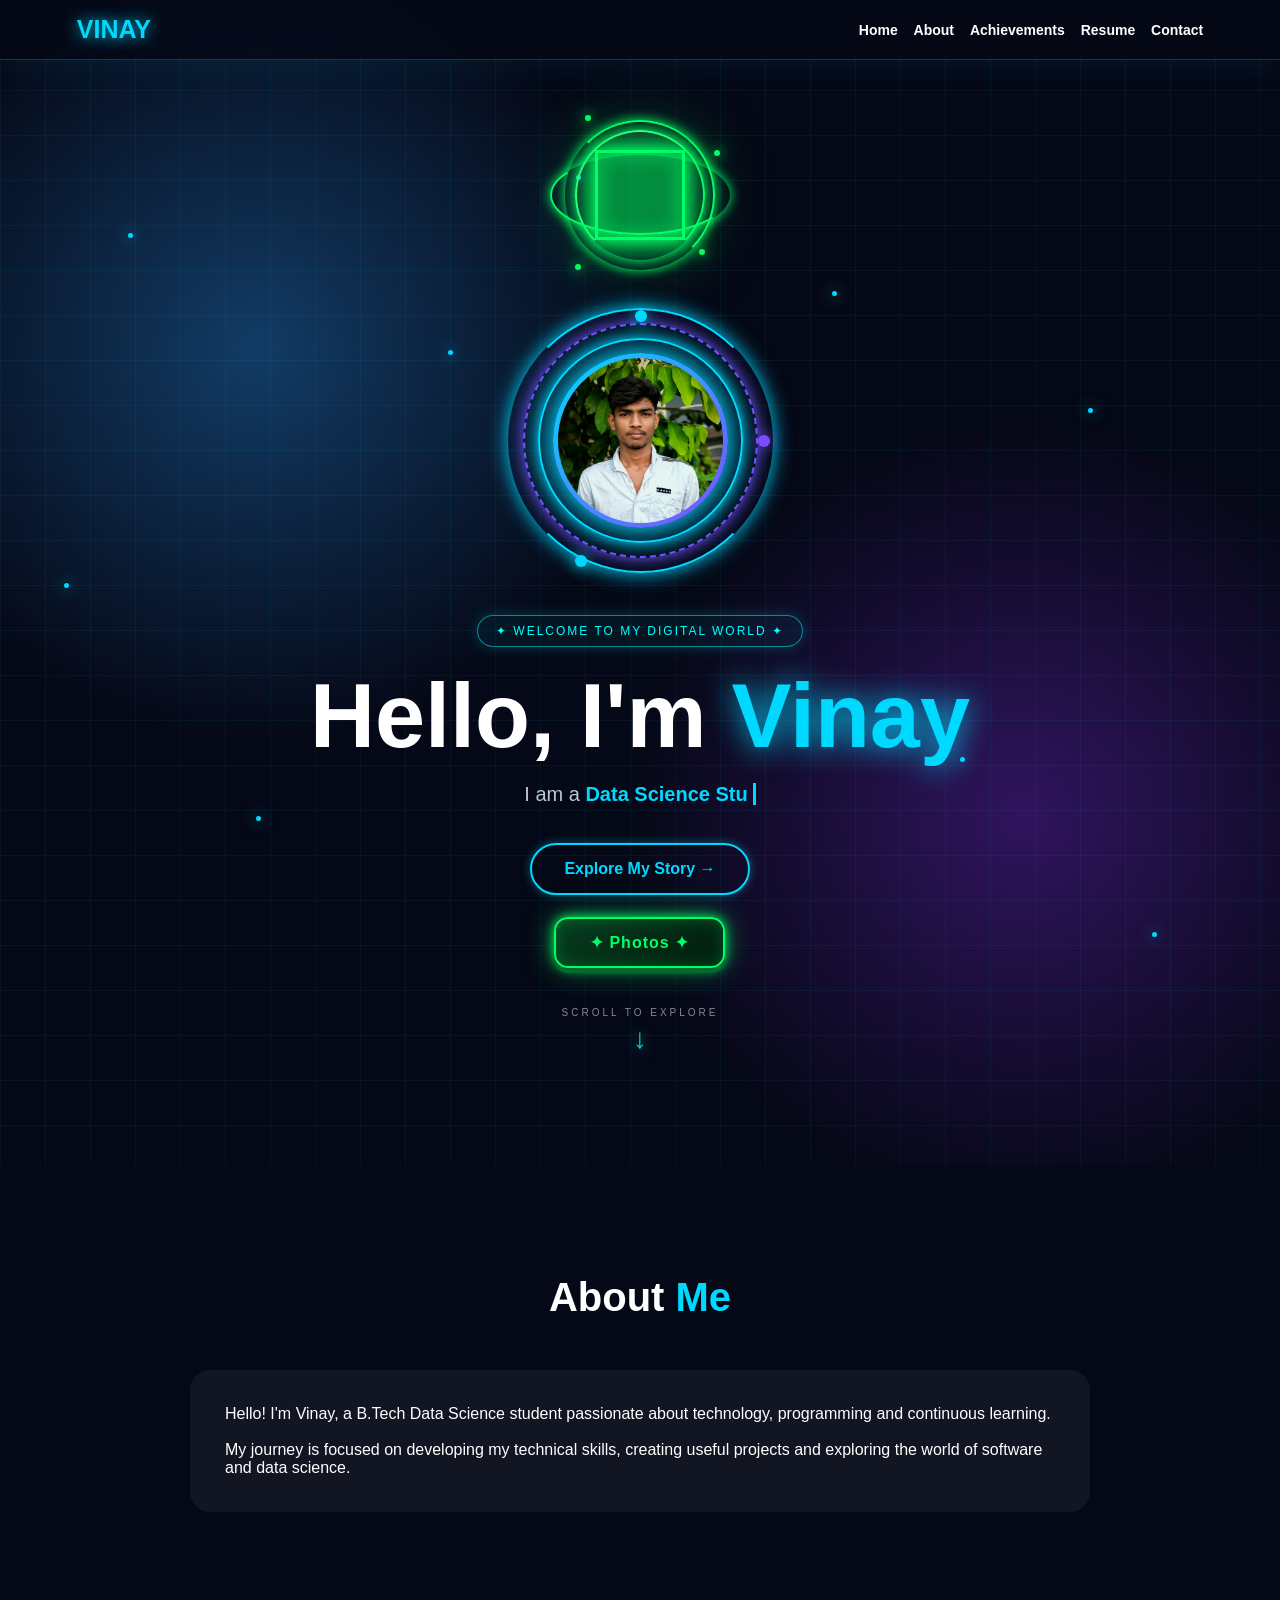
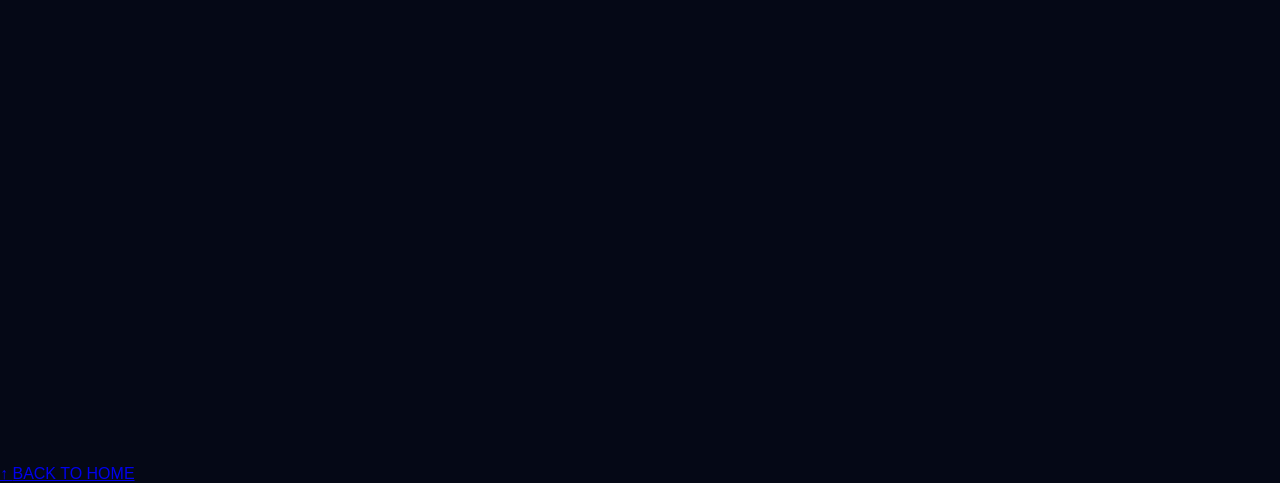
<file: index.html>
<!DOCTYPE html>
<html lang="en">

<head>
      <meta name="google-site-verification" content="dOL9ge--v5LIMYF7CoWESFbvon9U8O1w6RJ4943hh5U" />

<meta charset="UTF-8">

<meta name="viewport"
      content="width=device-width, initial-scale=1.0">

<title>Vinay | Biography</title>

<style>

/* =========================
   BASIC RESET
========================= */

* {
    margin: 0;
    padding: 0;
    box-sizing: border-box;
    scroll-behavior: smooth;
}

body {
    font-family: Arial, sans-serif;
    background: #050816;
    color: white;
    overflow-x: hidden;
}


/* =========================
   INVISIBLE AUDIO
========================= */

.background-audio {
    display: none;
}


/* =========================
   NAVIGATION
========================= */

nav {
    position: fixed;
    top: 0;
    left: 0;
    width: 100%;

    padding: 15px 6%;

    display: flex;
    justify-content: space-between;
    align-items: center;

    gap: 20px;

    background: rgba(5, 8, 22, 0.75);

    backdrop-filter: blur(18px);
    -webkit-backdrop-filter: blur(18px);

    border-bottom:
        1px solid rgba(0, 217, 255, 0.25);

    box-shadow:
        0 5px 30px rgba(0, 217, 255, 0.08);

    z-index: 1000;
}

.logo {
    font-size: 25px;
    font-weight: bold;
    color: #00d9ff;

    text-shadow:
        0 0 15px #00d9ff;
}

nav a {
    position: relative;

    color: white;
    text-decoration: none;

    margin-left: 12px;

    font-size: 14px;
    font-weight: bold;

    transition: 0.3s;
}

nav a::after {
    content: "";

    position: absolute;

    left: 50%;
    bottom: -6px;

    width: 0;
    height: 2px;

    background: #00d9ff;

    box-shadow:
        0 0 10px #00d9ff;

    transform:
        translateX(-50%);

    transition: 0.3s;
}

nav a:hover {
    color: #00d9ff;

    text-shadow:
        0 0 10px #00d9ff;
}

nav a:hover::after {
    width: 80%;
}


/* =========================
   SECTIONS
========================= */

section {
    min-height: 100vh;
    padding: 110px 8%;
}


/* =========================
   HERO
========================= */

.hero {
    position: relative;

    display: flex;
    justify-content: center;
    align-items: center;

    text-align: center;

    overflow: hidden;

    background:
        radial-gradient(
            circle at 20% 30%,
            #123c66,
            transparent 30%
        ),

        radial-gradient(
            circle at 80% 70%,
            #30145e,
            transparent 30%
        ),

        #050816;
}

.hero-content {
    position: relative;

    z-index: 3;

    width: 100%;
    max-width: 1100px;
}

.hero h1 {
    font-size:
        clamp(45px, 10vw, 90px);

    margin-bottom: 15px;
}

.hero h1 span {
    color: #00d9ff;

    text-shadow:
        0 0 30px #00d9ff;
}


/* =========================
   FUTURISTIC GRID
========================= */

.hero::after {
    content: "";

    position: absolute;

    inset: 0;

    background-image:

        linear-gradient(
            rgba(0, 217, 255, 0.06) 1px,
            transparent 1px
        ),

        linear-gradient(
            90deg,
            rgba(0, 217, 255, 0.06) 1px,
            transparent 1px
        );

    background-size:
        45px 45px;

    animation:
        gridMove 12s linear infinite;

    pointer-events: none;

    z-index: 0;
}

@keyframes gridMove {

    from {
        transform:
            translate(0, 0);
    }

    to {
        transform:
            translate(45px, 45px);
    }

}


/* =====================================================
   3D GREEN CUBE
===================================================== */

.cube-container {

    width: 170px;
    height: 170px;

    margin:
        0 auto 25px;

    position: relative;

    display: flex;

    justify-content:
        center;

    align-items:
        center;

    perspective:
        900px;
}

.cube-container::before {

    content: "";

    position: absolute;

    width: 150px;
    height: 150px;

    border-radius: 50%;

    background:
        radial-gradient(
            circle,
            rgba(0,255,100,0.25),
            transparent 70%
        );

    filter:
        blur(10px);

    animation:
        greenPulse 2s
        ease-in-out infinite;
}

@keyframes greenPulse {

    0%,100% {
        transform:
            scale(0.8);

        opacity:
            0.5;
    }

    50% {
        transform:
            scale(1.25);

        opacity:
            1;
    }

}


/* MAIN CUBE */

.cube {

    width: 90px;
    height: 90px;

    position: relative;

    transform-style:
        preserve-3d;

    animation:
        cubeRotate 7s
        linear infinite;

    z-index: 5;

    filter:
        drop-shadow(
            0 0 12px #00ff66
        )
        drop-shadow(
            0 0 30px rgba(0,255,100,0.6)
        );
}


/* CUBE FACES */

.face {

    position: absolute;

    width: 90px;
    height: 90px;

    border:
        3px solid #00ff66;

    background:
        rgba(0,255,100,0.07);

    box-shadow:

        inset 0 0 20px
        rgba(0,255,100,0.25),

        0 0 15px
        rgba(0,255,100,0.7);

    display:
        flex;

    justify-content:
        center;

    align-items:
        center;
}

.front {
    transform:
        translateZ(45px);
}

.back {
    transform:
        rotateY(180deg)
        translateZ(45px);
}

.right {
    transform:
        rotateY(90deg)
        translateZ(45px);
}

.left {
    transform:
        rotateY(-90deg)
        translateZ(45px);
}

.top {
    transform:
        rotateX(90deg)
        translateZ(45px);
}

.bottom {
    transform:
        rotateX(-90deg)
        translateZ(45px);
}


/* CUBE ROTATION */

@keyframes cubeRotate {

    0% {
        transform:
            rotateX(0deg)
            rotateY(0deg)
            rotateZ(0deg);
    }

    50% {
        transform:
            rotateX(180deg)
            rotateY(180deg)
            rotateZ(20deg);
    }

    100% {
        transform:
            rotateX(360deg)
            rotateY(360deg)
            rotateZ(360deg);
    }

}


/* =====================================================
   ANIMATED STRINGS
===================================================== */

.cube-string {

    position: absolute;

    width: 150px;
    height: 150px;

    border-radius: 50%;

    border:
        2px solid transparent;

    border-top:
        2px solid #00ff66;

    border-right:
        2px solid #00ff66;

    box-shadow:
        0 0 12px #00ff66;

    pointer-events:
        none;
}

.string-1 {

    animation:
        stringRotate1 3s
        linear infinite;
}

.string-2 {

    width: 130px;
    height: 130px;

    border-top:
        2px solid #39ff88;

    border-left:
        2px solid #39ff88;

    animation:
        stringRotate2 2.5s
        linear infinite reverse;
}

.string-3 {

    width: 180px;
    height: 80px;

    border:
        2px solid transparent;

    border-bottom:
        2px solid #00ff66;

    border-left:
        2px solid #00ff66;

    animation:
        stringRotate3 4s
        linear infinite;
}

@keyframes stringRotate1 {

    from {
        transform:
            rotateX(65deg)
            rotateZ(0deg);
    }

    to {
        transform:
            rotateX(65deg)
            rotateZ(360deg);
    }

}

@keyframes stringRotate2 {

    from {
        transform:
            rotateY(65deg)
            rotateZ(0deg);
    }

    to {
        transform:
            rotateY(65deg)
            rotateZ(360deg);
    }

}

@keyframes stringRotate3 {

    from {
        transform:
            rotateX(70deg)
            rotateY(15deg)
            rotateZ(0deg);
    }

    to {
        transform:
            rotateX(70deg)
            rotateY(15deg)
            rotateZ(360deg);
    }

}


/* =====================================================
   GREEN CUBE PARTICLES
===================================================== */

.cube-particle {

    position: absolute;

    width: 6px;
    height: 6px;

    border-radius: 50%;

    background:
        #00ff66;

    box-shadow:
        0 0 12px #00ff66,
        0 0 25px #00ff66;

    pointer-events:
        none;
}

.cp1 {
    top: 5px;
    left: 30px;
    animation:
        particleFloat1 2s infinite;
}

.cp2 {
    top: 40px;
    right: 5px;
    animation:
        particleFloat2 2.5s infinite;
}

.cp3 {
    bottom: 10px;
    left: 20px;
    animation:
        particleFloat3 3s infinite;
}

.cp4 {
    bottom: 25px;
    right: 20px;
    animation:
        particleFloat4 2.2s infinite;
}

@keyframes particleFloat1 {

    0%,100% {
        transform:
            translate(0,0)
            scale(1);
    }

    50% {
        transform:
            translate(-20px,-25px)
            scale(1.8);
    }

}

@keyframes particleFloat2 {

    0%,100% {
        transform:
            translate(0,0);
    }

    50% {
        transform:
            translate(25px,-20px);
    }

}

@keyframes particleFloat3 {

    0%,100% {
        transform:
            translate(0,0)
            scale(1);
    }

    50% {
        transform:
            translate(-15px,20px)
            scale(1.7);
    }

}

@keyframes particleFloat4 {

    0%,100% {
        transform:
            translate(0,0);
    }

    50% {
        transform:
            translate(20px,15px);
    }

}


/* =========================
   PROFILE PHOTO
========================= */

.profile-wrapper {

    width: 270px;
    height: 270px;

    margin:
        20px auto 40px;

    position: relative;

    display: flex;

    justify-content:
        center;

    align-items:
        center;

    animation:
        profileFloat 4s
        ease-in-out infinite;

    transform-style:
        preserve-3d;
}

.profile-photo {

    width: 175px;
    height: 175px;

    border-radius: 50%;

    padding: 5px;

    background:
        linear-gradient(
            135deg,
            #00d9ff,
            #7c4dff
        );

    box-shadow:
        0 0 20px #00d9ff,
        0 0 50px
        rgba(0, 217, 255, 0.5);

    position: relative;

    z-index: 5;
}

.profile-photo img {

    width: 100%;
    height: 100%;

    object-fit: cover;

    border-radius: 50%;

    display: block;
}


/* =========================
   ORBITS
========================= */

.orbit {

    position: absolute;

    border-radius: 50%;

    border:
        2px solid #00d9ff;

    pointer-events: none;
}

.orbit-1 {

    width: 205px;
    height: 205px;

    border-color:
        #00d9ff;

    box-shadow:
        0 0 15px #00d9ff;

    animation:
        rotate1 5s linear infinite;
}

.orbit-2 {

    width: 235px;
    height: 235px;

    border-color:
        #7c4dff;

    border-style:
        dashed;

    box-shadow:
        0 0 15px #7c4dff;

    animation:
        rotate2 8s linear infinite reverse;
}

.orbit-3 {

    width: 265px;
    height: 265px;

    border-color:
        #00d9ff;

    border-left-color:
        transparent;

    border-right-color:
        transparent;

    box-shadow:
        0 0 20px #00d9ff;

    animation:
        rotate3 10s linear infinite;
}


/* =========================
   ORBIT DOTS
========================= */

.orbit-dot {

    position: absolute;

    width: 12px;
    height: 12px;

    border-radius: 50%;

    background:
        #00d9ff;

    box-shadow:
        0 0 15px #00d9ff;

    z-index: 6;
}

.dot-1 {

    top: 5px;
    left: 130px;

    animation:
        pulse 1.5s infinite alternate;
}

.dot-2 {

    right: 5px;
    top: 130px;

    background:
        #7c4dff;

    box-shadow:
        0 0 15px #7c4dff;

    animation:
        pulse 2s infinite alternate;
}

.dot-3 {

    bottom: 8px;
    left: 70px;

    animation:
        pulse 1.8s infinite alternate;
}

@keyframes rotate1 {

    from {
        transform:
            rotate(0deg);
    }

    to {
        transform:
            rotate(360deg);
    }

}

@keyframes rotate2 {

    from {
        transform:
            rotate(0deg);
    }

    to {
        transform:
            rotate(360deg);
    }

}

@keyframes rotate3 {

    from {
        transform:
            rotate(0deg);
    }

    to {
        transform:
            rotate(360deg);
    }

}

@keyframes pulse {

    from {
        transform:
            scale(0.7);

        opacity:
            0.5;
    }

    to {
        transform:
            scale(1.4);

        opacity:
            1;
    }

}

@keyframes profileFloat {

    0%, 100% {
        transform:
            translateY(0)
            rotateY(0deg);
    }

    50% {
        transform:
            translateY(-10px)
            rotateY(4deg);
    }

}


/* =========================
   PARTICLES
========================= */

.particles {

    position: absolute;

    inset: 0;

    pointer-events:
        none;

    z-index: 1;
}

.particles span {

    position: absolute;

    width: 5px;
    height: 5px;

    border-radius: 50%;

    background:
        #00d9ff;

    box-shadow:
        0 0 15px #00d9ff;

    animation:
        floatParticle
        6s infinite ease-in-out;
}

.particles span:nth-child(1) {
    left: 10%;
    top: 20%;
}

.particles span:nth-child(2) {
    left: 20%;
    top: 70%;
    animation-delay: 1s;
}

.particles span:nth-child(3) {
    left: 35%;
    top: 30%;
    animation-delay: 2s;
}

.particles span:nth-child(4) {
    left: 50%;
    top: 80%;
    animation-delay: 3s;
}

.particles span:nth-child(5) {
    left: 65%;
    top: 25%;
    animation-delay: 1.5s;
}

.particles span:nth-child(6) {
    left: 75%;
    top: 65%;
    animation-delay: 2.5s;
}

.particles span:nth-child(7) {
    left: 85%;
    top: 35%;
    animation-delay: 4s;
}

.particles span:nth-child(8) {
    left: 90%;
    top: 80%;
    animation-delay: 3.5s;
}

.particles span:nth-child(9) {
    left: 5%;
    top: 50%;
    animation-delay: 2s;
}

.particles span:nth-child(10) {
    left: 45%;
    top: 15%;
    animation-delay: 4.5s;
}

@keyframes floatParticle {

    0%, 100% {

        transform:
            translateY(0)
            scale(1);

        opacity:
            0.3;
    }

    50% {

        transform:
            translateY(-35px)
            scale(1.8);

        opacity:
            1;
    }

}


/* =========================
   TYPING TEXT
========================= */

.typing-text {

    font-size: 20px;

    color:
        #b8c7d9;

    margin-bottom:
        30px;

    min-height:
        30px;
}

.typing {

    color:
        #00d9ff;

    font-weight:
        bold;

    border-right:
        3px solid #00d9ff;

    padding-right:
        5px;

    animation:
        blink 0.7s infinite;
}

@keyframes blink {

    50% {
        border-color:
            transparent;
    }

}


/* =========================
   BUTTON
========================= */

.btn {

    display:
        inline-block;

    padding:
        15px 32px;

    border-radius:
        30px;

    background:
        transparent;

    color:
        #00d9ff;

    text-decoration:
        none;

    font-weight:
        bold;

    border:
        2px solid #00d9ff;

    position:
        relative;

    overflow:
        hidden;

    transition:
        0.4s;

    box-shadow:
        0 0 10px
        rgba(0, 217, 255, 0.4);
}

.btn::before {

    content:
        "";

    position:
        absolute;

    top:
        0;

    left:
        -100%;

    width:
        100%;

    height:
        100%;

    background:
        #00d9ff;

    transition:
        0.4s;

    z-index:
        -1;
}

.btn:hover::before {
    left: 0;
}

.btn:hover {

    color:
        #03101b;

    transform:
        translateY(-5px)
        scale(1.05);

    box-shadow:
        0 0 15px #00d9ff,
        0 0 40px #00d9ff;
}


/* =====================================================
   3D GREEN PHOTOS BUTTON
===================================================== */

.photos-btn {

    display:
        inline-block;

    margin-top:
        18px;

    padding:
        14px 34px;

    border-radius:
        14px;

    background:
        linear-gradient(
            145deg,
            #063d20,
            #021b0d
        );

    color:
        #00ff66;

    text-decoration:
        none;

    font-weight:
        bold;

    letter-spacing:
        1px;

    border:
        2px solid #00ff66;

    position:
        relative;

    overflow:
        hidden;

    transform:
        perspective(600px)
        translateZ(0);

    box-shadow:
        0 5px 0 #006b2c,
        0 0 12px #00ff66,
        0 0 30px rgba(0,255,100,0.45);

    transition:
        0.3s;

    animation:
        photosGlow 2s
        ease-in-out infinite;
}

.photos-btn::before {

    content:
        "";

    position:
        absolute;

    top:
        -50%;

    left:
        -80%;

    width:
        50%;

    height:
        200%;

    background:
        rgba(255,255,255,0.35);

    transform:
        rotate(25deg);

    animation:
        photosShine 2.8s
        linear infinite;

    pointer-events:
        none;
}

.photos-btn::after {

    content:
        "";

    position:
        absolute;

    inset:
        0;

    border-radius:
        12px;

    box-shadow:
        inset 0 0 15px
        rgba(0,255,100,0.25);

    pointer-events:
        none;
}

.photos-btn:hover {

    color:
        #001b0b;

    background:
        #00ff66;

    transform:
        perspective(600px)
        translateY(-6px)
        rotateX(8deg)
        scale(1.05);

    box-shadow:
        0 8px 0 #006b2c,
        0 0 20px #00ff66,
        0 0 50px #00ff66,
        0 0 80px rgba(0,255,100,0.6);
}

.photos-btn:active {

    transform:
        perspective(600px)
        translateY(2px)
        scale(0.98);

    box-shadow:
        0 2px 0 #006b2c,
        0 0 15px #00ff66;
}

@keyframes photosGlow {

    0%, 100% {

        box-shadow:
            0 5px 0 #006b2c,
            0 0 12px #00ff66,
            0 0 30px rgba(0,255,100,0.45);

    }

    50% {

        box-shadow:
            0 5px 0 #006b2c,
            0 0 20px #00ff66,
            0 0 45px rgba(0,255,100,0.75);

    }

}

@keyframes photosShine {

    0% {
        left: -80%;
    }

    45%,100% {
        left: 150%;
    }

}


/* =========================
   SCROLL
========================= */

.scroll-down {

    margin-top:
        35px;

    text-align:
        center;

    opacity:
        0.8;

    animation:
        scrollFloat 2s infinite;
}

.scroll-down span {

    display:
        block;

    font-size:
        10px;

    letter-spacing:
        3px;

    color:
        #aaa;
}

.scroll-arrow {

    font-size:
        28px;

    color:
        #00ffff;

    margin-top:
        5px;

    text-shadow:
        0 0 15px #00ffff;
}

@keyframes scrollFloat {

    0%, 100% {
        transform:
            translateY(0);
    }

    50% {
        transform:
            translateY(8px);
    }

}


/* =========================
   HERO BADGE
========================= */

.hero-badge {

    display:
        inline-block;

    padding:
        8px 18px;

    margin-bottom:
        18px;

    border:
        1px solid
        rgba(0, 255, 255, 0.5);

    border-radius:
        30px;

    color:
        #00ffff;

    font-size:
        12px;

    letter-spacing:
        2px;

    background:
        rgba(0, 255, 255, 0.05);

    box-shadow:
        0 0 15px
        rgba(0, 255, 255, 0.2);

    animation:
        badgeGlow 2s infinite alternate;
}

@keyframes badgeGlow {

    from {
        box-shadow:
            0 0 10px
            rgba(0, 255, 255, 0.2);
    }

    to {
        box-shadow:
            0 0 25px
            rgba(0, 255, 255, 0.6);
    }

}


/* =========================
   TITLES
========================= */

.title {

    text-align:
        center;

    font-size:
        40px;

    margin-bottom:
        50px;
}

.title span {

    color:
        #00d9ff;
}


/* =========================
   ABOUT
========================= */

.about-box {

    max-width:
        900px;

    margin:
        auto;

    padding:
        35px;

    border-radius:
        20px;

    background:
        rgba(255, 255, 255, 0.05);

    border:
        1px solid
        rgba(0, 217, <!DOCTYPE html>
<html lang="en">

<head>

<meta charset="UTF-8">

<meta name="viewport"
      content="width=device-width, initial-scale=1.0">

<title>Vinay | Biography</title>

<style>

/* =========================
   BASIC RESET
========================= */

* {
    margin: 0;
    padding: 0;
    box-sizing: border-box;
    scroll-behavior: smooth;
}

body {
    font-family: Arial, sans-serif;
    background: #050816;
    color: white;
    overflow-x: hidden;
}


/* =========================
   INVISIBLE AUDIO
========================= */

.background-audio {
    display: none;
}


/* =========================
   NAVIGATION
========================= */

nav {
    position: fixed;
    top: 0;
    left: 0;
    width: 100%;

    padding: 15px 6%;

    display: flex;
    justify-content: space-between;
    align-items: center;

    gap: 20px;

    background: rgba(5, 8, 22, 0.75);

    backdrop-filter: blur(18px);
    -webkit-backdrop-filter: blur(18px);

    border-bottom:
        1px solid rgba(0, 217, 255, 0.25);

    box-shadow:
        0 5px 30px rgba(0, 217, 255, 0.08);

    z-index: 1000;
}

.logo {
    font-size: 25px;
    font-weight: bold;
    color: #00d9ff;

    text-shadow:
        0 0 15px #00d9ff;
}

nav a {
    position: relative;

    color: white;
    text-decoration: none;

    margin-left: 12px;

    font-size: 14px;
    font-weight: bold;

    transition: 0.3s;
}

nav a::after {
    content: "";

    position: absolute;

    left: 50%;
    bottom: -6px;

    width: 0;
    height: 2px;

    background: #00d9ff;

    box-shadow:
        0 0 10px #00d9ff;

    transform:
        translateX(-50%);

    transition: 0.3s;
}

nav a:hover {
    color: #00d9ff;

    text-shadow:
        0 0 10px #00d9ff;
}

nav a:hover::after {
    width: 80%;
}


/* =========================
   SECTIONS
========================= */

section {
    min-height: 100vh;
    padding: 110px 8%;
}


/* =========================
   HERO
========================= */

.hero {
    position: relative;

    display: flex;
    justify-content: center;
    align-items: center;

    text-align: center;

    overflow: hidden;

    background:
        radial-gradient(
            circle at 20% 30%,
            #123c66,
            transparent 30%
        ),

        radial-gradient(
            circle at 80% 70%,
            #30145e,
            transparent 30%
        ),

        #050816;
}

.hero-content {
    position: relative;

    z-index: 3;

    width: 100%;
    max-width: 1100px;
}

.hero h1 {
    font-size:
        clamp(45px, 10vw, 90px);

    margin-bottom: 15px;
}

.hero h1 span {
    color: #00d9ff;

    text-shadow:
        0 0 30px #00d9ff;
}


/* =========================
   FUTURISTIC GRID
========================= */

.hero::after {
    content: "";

    position: absolute;

    inset: 0;

    background-image:

        linear-gradient(
            rgba(0, 217, 255, 0.06) 1px,
            transparent 1px
        ),

        linear-gradient(
            90deg,
            rgba(0, 217, 255, 0.06) 1px,
            transparent 1px
        );

    background-size:
        45px 45px;

    animation:
        gridMove 12s linear infinite;

    pointer-events: none;

    z-index: 0;
}

@keyframes gridMove {

    from {
        transform:
            translate(0, 0);
    }

    to {
        transform:
            translate(45px, 45px);
    }

}


/* =====================================================
   3D GREEN CUBE
===================================================== */

.cube-container {

    width: 170px;
    height: 170px;

    margin:
        0 auto 25px;

    position: relative;

    display: flex;

    justify-content:
        center;

    align-items:
        center;

    perspective:
        900px;
}

.cube-container::before {

    content: "";

    position: absolute;

    width: 150px;
    height: 150px;

    border-radius: 50%;

    background:
        radial-gradient(
            circle,
            rgba(0,255,100,0.25),
            transparent 70%
        );

    filter:
        blur(10px);

    animation:
        greenPulse 2s
        ease-in-out infinite;
}

@keyframes greenPulse {

    0%,100% {
        transform:
            scale(0.8);

        opacity:
            0.5;
    }

    50% {
        transform:
            scale(1.25);

        opacity:
            1;
    }

}


/* MAIN CUBE */

.cube {

    width: 90px;
    height: 90px;

    position: relative;

    transform-style:
        preserve-3d;

    animation:
        cubeRotate 7s
        linear infinite;

    z-index: 5;

    filter:
        drop-shadow(
            0 0 12px #00ff66
        )
        drop-shadow(
            0 0 30px rgba(0,255,100,0.6)
        );
}


/* CUBE FACES */

.face {

    position: absolute;

    width: 90px;
    height: 90px;

    border:
        3px solid #00ff66;

    background:
        rgba(0,255,100,0.07);

    box-shadow:

        inset 0 0 20px
        rgba(0,255,100,0.25),

        0 0 15px
        rgba(0,255,100,0.7);

    display:
        flex;

    justify-content:
        center;

    align-items:
        center;
}

.front {
    transform:
        translateZ(45px);
}

.back {
    transform:
        rotateY(180deg)
        translateZ(45px);
}

.right {
    transform:
        rotateY(90deg)
        translateZ(45px);
}

.left {
    transform:
        rotateY(-90deg)
        translateZ(45px);
}

.top {
    transform:
        rotateX(90deg)
        translateZ(45px);
}

.bottom {
    transform:
        rotateX(-90deg)
        translateZ(45px);
}


/* CUBE ROTATION */

@keyframes cubeRotate {

    0% {
        transform:
            rotateX(0deg)
            rotateY(0deg)
            rotateZ(0deg);
    }

    50% {
        transform:
            rotateX(180deg)
            rotateY(180deg)
            rotateZ(20deg);
    }

    100% {
        transform:
            rotateX(360deg)
            rotateY(360deg)
            rotateZ(360deg);
    }

}


/* =====================================================
   ANIMATED STRINGS
===================================================== */

.cube-string {

    position: absolute;

    width: 150px;
    height: 150px;

    border-radius: 50%;

    border:
        2px solid transparent;

    border-top:
        2px solid #00ff66;

    border-right:
        2px solid #00ff66;

    box-shadow:
        0 0 12px #00ff66;

    pointer-events:
        none;
}

.string-1 {

    animation:
        stringRotate1 3s
        linear infinite;
}

.string-2 {

    width: 130px;
    height: 130px;

    border-top:
        2px solid #39ff88;

    border-left:
        2px solid #39ff88;

    animation:
        stringRotate2 2.5s
        linear infinite reverse;
}

.string-3 {

    width: 180px;
    height: 80px;

    border:
        2px solid transparent;

    border-bottom:
        2px solid #00ff66;

    border-left:
        2px solid #00ff66;

    animation:
        stringRotate3 4s
        linear infinite;
}

@keyframes stringRotate1 {

    from {
        transform:
            rotateX(65deg)
            rotateZ(0deg);
    }

    to {
        transform:
            rotateX(65deg)
            rotateZ(360deg);
    }

}

@keyframes stringRotate2 {

    from {
        transform:
            rotateY(65deg)
            rotateZ(0deg);
    }

    to {
        transform:
            rotateY(65deg)
            rotateZ(360deg);
    }

}

@keyframes stringRotate3 {

    from {
        transform:
            rotateX(70deg)
            rotateY(15deg)
            rotateZ(0deg);
    }

    to {
        transform:
            rotateX(70deg)
            rotateY(15deg)
            rotateZ(360deg);
    }

}


/* =====================================================
   GREEN CUBE PARTICLES
===================================================== */

.cube-particle {

    position: absolute;

    width: 6px;
    height: 6px;

    border-radius: 50%;

    background:
        #00ff66;

    box-shadow:
        0 0 12px #00ff66,
        0 0 25px #00ff66;

    pointer-events:
        none;
}

.cp1 {
    top: 5px;
    left: 30px;
    animation:
        particleFloat1 2s infinite;
}

.cp2 {
    top: 40px;
    right: 5px;
    animation:
        particleFloat2 2.5s infinite;
}

.cp3 {
    bottom: 10px;
    left: 20px;
    animation:
        particleFloat3 3s infinite;
}

.cp4 {
    bottom: 25px;
    right: 20px;
    animation:
        particleFloat4 2.2s infinite;
}

@keyframes particleFloat1 {

    0%,100% {
        transform:
            translate(0,0)
            scale(1);
    }

    50% {
        transform:
            translate(-20px,-25px)
            scale(1.8);
    }

}

@keyframes particleFloat2 {

    0%,100% {
        transform:
            translate(0,0);
    }

    50% {
        transform:
            translate(25px,-20px);
    }

}

@keyframes particleFloat3 {

    0%,100% {
        transform:
            translate(0,0)
            scale(1);
    }

    50% {
        transform:
            translate(-15px,20px)
            scale(1.7);
    }

}

@keyframes particleFloat4 {

    0%,100% {
        transform:
            translate(0,0);
    }

    50% {
        transform:
            translate(20px,15px);
    }

}


/* =========================
   PROFILE PHOTO
========================= */

.profile-wrapper {

    width: 270px;
    height: 270px;

    margin:
        20px auto 40px;

    position: relative;

    display: flex;

    justify-content:
        center;

    align-items:
        center;

    animation:
        profileFloat 4s
        ease-in-out infinite;

    transform-style:
        preserve-3d;
}

.profile-photo {

    width: 175px;
    height: 175px;

    border-radius: 50%;

    padding: 5px;

    background:
        linear-gradient(
            135deg,
            #00d9ff,
            #7c4dff
        );

    box-shadow:
        0 0 20px #00d9ff,
        0 0 50px
        rgba(0, 217, 255, 0.5);

    position: relative;

    z-index: 5;
}

.profile-photo img {

    width: 100%;
    height: 100%;

    object-fit: cover;

    border-radius: 50%;

    display: block;
}


/* =========================
   ORBITS
========================= */

.orbit {

    position: absolute;

    border-radius: 50%;

    border:
        2px solid #00d9ff;

    pointer-events: none;
}

.orbit-1 {

    width: 205px;
    height: 205px;

    border-color:
        #00d9ff;

    box-shadow:
        0 0 15px #00d9ff;

    animation:
        rotate1 5s linear infinite;
}

.orbit-2 {

    width: 235px;
    height: 235px;

    border-color:
        #7c4dff;

    border-style:
        dashed;

    box-shadow:
        0 0 15px #7c4dff;

    animation:
        rotate2 8s linear infinite reverse;
}

.orbit-3 {

    width: 265px;
    height: 265px;

    border-color:
        #00d9ff;

    border-left-color:
        transparent;

    border-right-color:
        transparent;

    box-shadow:
        0 0 20px #00d9ff;

    animation:
        rotate3 10s linear infinite;
}


/* =========================
   ORBIT DOTS
========================= */

.orbit-dot {

    position: absolute;

    width: 12px;
    height: 12px;

    border-radius: 50%;

    background:
        #00d9ff;

    box-shadow:
        0 0 15px #00d9ff;

    z-index: 6;
}

.dot-1 {

    top: 5px;
    left: 130px;

    animation:
        pulse 1.5s infinite alternate;
}

.dot-2 {

    right: 5px;
    top: 130px;

    background:
        #7c4dff;

    box-shadow:
        0 0 15px #7c4dff;

    animation:
        pulse 2s infinite alternate;
}

.dot-3 {

    bottom: 8px;
    left: 70px;

    animation:
        pulse 1.8s infinite alternate;
}

@keyframes rotate1 {

    from {
        transform:
            rotate(0deg);
    }

    to {
        transform:
            rotate(360deg);
    }

}

@keyframes rotate2 {

    from {
        transform:
            rotate(0deg);
    }

    to {
        transform:
            rotate(360deg);
    }

}

@keyframes rotate3 {

    from {
        transform:
            rotate(0deg);
    }

    to {
        transform:
            rotate(360deg);
    }

}

@keyframes pulse {

    from {
        transform:
            scale(0.7);

        opacity:
            0.5;
    }

    to {
        transform:
            scale(1.4);

        opacity:
            1;
    }

}

@keyframes profileFloat {

    0%, 100% {
        transform:
            translateY(0)
            rotateY(0deg);
    }

    50% {
        transform:
            translateY(-10px)
            rotateY(4deg);
    }

}


/* =========================
   PARTICLES
========================= */

.particles {

    position: absolute;

    inset: 0;

    pointer-events:
        none;

    z-index: 1;
}

.particles span {

    position: absolute;

    width: 5px;
    height: 5px;

    border-radius: 50%;

    background:
        #00d9ff;

    box-shadow:
        0 0 15px #00d9ff;

    animation:
        floatParticle
        6s infinite ease-in-out;
}

.particles span:nth-child(1) {
    left: 10%;
    top: 20%;
}

.particles span:nth-child(2) {
    left: 20%;
    top: 70%;
    animation-delay: 1s;
}

.particles span:nth-child(3) {
    left: 35%;
    top: 30%;
    animation-delay: 2s;
}

.particles span:nth-child(4) {
    left: 50%;
    top: 80%;
    animation-delay: 3s;
}

.particles span:nth-child(5) {
    left: 65%;
    top: 25%;
    animation-delay: 1.5s;
}

.particles span:nth-child(6) {
    left: 75%;
    top: 65%;
    animation-delay: 2.5s;
}

.particles span:nth-child(7) {
    left: 85%;
    top: 35%;
    animation-delay: 4s;
}

.particles span:nth-child(8) {
    left: 90%;
    top: 80%;
    animation-delay: 3.5s;
}

.particles span:nth-child(9) {
    left: 5%;
    top: 50%;
    animation-delay: 2s;
}

.particles span:nth-child(10) {
    left: 45%;
    top: 15%;
    animation-delay: 4.5s;
}

@keyframes floatParticle {

    0%, 100% {

        transform:
            translateY(0)
            scale(1);

        opacity:
            0.3;
    }

    50% {

        transform:
            translateY(-35px)
            scale(1.8);

        opacity:
            1;
    }

}


/* =========================
   TYPING TEXT
========================= */

.typing-text {

    font-size: 20px;

    color:
        #b8c7d9;

    margin-bottom:
        30px;

    min-height:
        30px;
}

.typing {

    color:
        #00d9ff;

    font-weight:
        bold;

    border-right:
        3px solid #00d9ff;

    padding-right:
        5px;

    animation:
        blink 0.7s infinite;
}

@keyframes blink {

    50% {
        border-color:
            transparent;
    }

}


/* =========================
   BUTTON
========================= */

.btn {

    display:
        inline-block;

    padding:
        15px 32px;

    border-radius:
        30px;

    background:
        transparent;

    color:
        #00d9ff;

    text-decoration:
        none;

    font-weight:
        bold;

    border:
        2px solid #00d9ff;

    position:
        relative;

    overflow:
        hidden;

    transition:
        0.4s;

    box-shadow:
        0 0 10px
        rgba(0, 217, 255, 0.4);
}

.btn::before {

    content:
        "";

    position:
        absolute;

    top:
        0;

    left:
        -100%;

    width:
        100%;

    height:
        100%;

    background:
        #00d9ff;

    transition:
        0.4s;

    z-index:
        -1;
}

.btn:hover::before {
    left: 0;
}

.btn:hover {

    color:
        #03101b;

    transform:
        translateY(-5px)
        scale(1.05);

    box-shadow:
        0 0 15px #00d9ff,
        0 0 40px #00d9ff;
}


/* =====================================================
   3D GREEN PHOTOS BUTTON
===================================================== */

.photos-btn {

    display:
        inline-block;

    margin-top:
        18px;

    padding:
        14px 34px;

    border-radius:
        14px;

    background:
        linear-gradient(
            145deg,
            #063d20,
            #021b0d
        );

    color:
        #00ff66;

    text-decoration:
        none;

    font-weight:
        bold;

    letter-spacing:
        1px;

    border:
        2px solid #00ff66;

    position:
        relative;

    overflow:
        hidden;

    transform:
        perspective(600px)
        translateZ(0);

    box-shadow:
        0 5px 0 #006b2c,
        0 0 12px #00ff66,
        0 0 30px rgba(0,255,100,0.45);

    transition:
        0.3s;

    animation:
        photosGlow 2s
        ease-in-out infinite;
}

.photos-btn::before {

    content:
        "";

    position:
        absolute;

    top:
        -50%;

    left:
        -80%;

    width:
        50%;

    height:
        200%;

    background:
        rgba(255,255,255,0.35);

    transform:
        rotate(25deg);

    animation:
        photosShine 2.8s
        linear infinite;

    pointer-events:
        none;
}

.photos-btn::after {

    content:
        "";

    position:
        absolute;

    inset:
        0;

    border-radius:
        12px;

    box-shadow:
        inset 0 0 15px
        rgba(0,255,100,0.25);

    pointer-events:
        none;
}

.photos-btn:hover {

    color:
        #001b0b;

    background:
        #00ff66;

    transform:
        perspective(600px)
        translateY(-6px)
        rotateX(8deg)
        scale(1.05);

    box-shadow:
        0 8px 0 #006b2c,
        0 0 20px #00ff66,
        0 0 50px #00ff66,
        0 0 80px rgba(0,255,100,0.6);
}

.photos-btn:active {

    transform:
        perspective(600px)
        translateY(2px)
        scale(0.98);

    box-shadow:
        0 2px 0 #006b2c,
        0 0 15px #00ff66;
}

@keyframes photosGlow {

    0%, 100% {

        box-shadow:
            0 5px 0 #006b2c,
            0 0 12px #00ff66,
            0 0 30px rgba(0,255,100,0.45);

    }

    50% {

        box-shadow:
            0 5px 0 #006b2c,
            0 0 20px #00ff66,
            0 0 45px rgba(0,255,100,0.75);

    }

}

@keyframes photosShine {

    0% {
        left: -80%;
    }

    45%,100% {
        left: 150%;
    }

}


/* =========================
   SCROLL
========================= */

.scroll-down {

    margin-top:
        35px;

    text-align:
        center;

    opacity:
        0.8;

    animation:
        scrollFloat 2s infinite;
}

.scroll-down span {

    display:
        block;

    font-size:
        10px;

    letter-spacing:
        3px;

    color:
        #aaa;
}

.scroll-arrow {

    font-size:
        28px;

    color:
        #00ffff;

    margin-top:
        5px;

    text-shadow:
        0 0 15px #00ffff;
}

@keyframes scrollFloat {

    0%, 100% {
        transform:
            translateY(0);
    }

    50% {
        transform:
            translateY(8px);
    }

}


/* =========================
   HERO BADGE
========================= */

.hero-badge {

    display:
        inline-block;

    padding:
        8px 18px;

    margin-bottom:
        18px;

    border:
        1px solid
        rgba(0, 255, 255, 0.5);

    border-radius:
        30px;

    color:
        #00ffff;

    font-size:
        12px;

    letter-spacing:
        2px;

    background:
        rgba(0, 255, 255, 0.05);

    box-shadow:
        0 0 15px
        rgba(0, 255, 255, 0.2);

    animation:
        badgeGlow 2s infinite alternate;
}

@keyframes badgeGlow {

    from {
        box-shadow:
            0 0 10px
            rgba(0, 255, 255, 0.2);
    }

    to {
        box-shadow:
            0 0 25px
            rgba(0, 255, 255, 0.6);
    }

}


/* =========================
   TITLES
========================= */

.title {

    text-align:
        center;

    font-size:
        40px;

    margin-bottom:
        50px;
}

.title span {

    color:
        #00d9ff;
}


/* =========================
   ABOUT
========================= */

.about-box {

    max-width:
        900px;

    margin:
        auto;

    padding:
        35px;

    border-radius:
        20px;

    background:
        rgba(255, 255, 255, 0.05);

    border:
        1px solid
        rgba(0, 217, 255, 0.25);

    box-shadow:
        0 20px 60px
        rgba(0, 0, 0, 0.4);

    transform:
        perspective(1000px)
        rotateX(2deg);
}

.about-box p {

    color:
        #c4d0df;

    font-size:
        18px;

    line-height:
        1.8;
}


/* =====================================================
   FUTURISTIC BACK BUTTON
===================================================== */

.back-container {

    position:
        relative;

    text-align:
        center;

    padding:
        75px 20px 85px;

    background:
        radial-gradient(
            circle at center,
            rgba(0,217,255,0.12),
            transparent 45%
        );

    overflow:
        hidden;

    isolation:
        isolate;
}


/* LARGE ENERGY RING */

.back-container::before {

    content:
        "";

    position:
        absolute;

    left:
        50%;

    top:
        50%;

    width:
        300px;

    height:
        300px;

    border:
        1px solid
        rgba(0,217,255,0.22);

    border-radius:
        50%;

    transform:
        translate(-50%, -50%);

    box-shadow:
        0 0 35px
        rgba(0,217,255,0.08);

    animation:
        backOrbit 10s
        linear infinite;

    pointer-events:
        none;
}


/* SECOND ENERGY RING */

.back-container::after {

    content:
        "";

    position:
        absolute;

    left:
        50%;

    top:
        50%;

    width:
        225px;

    height:
        225px;

    border:
        1px dashed
        rgba(124,77,255,0.45);

    border-radius:
        50%;

    transform:
        translate(-50%, -50%);

    animation:
        backOrbitReverse 7s
        linear infinite;

    pointer-events:
        none;
}


/* BUTTON WRAPPER */

.back-button-wrap {

    position:
        relative;

    display:
        inline-block;

    z-index:
        5;

    padding:
        12px;
}


/* ENERGY DOTS */

.back-orbit-dot {

    position:
        absolute;

    width:
        8px;

    height:
        8px;

    border-radius:
        50%;

    background:
        #00ffff;

    box-shadow:
        0 0 10px #00ffff,
        0 0 25px #00ffff,
        0 0 45px rgba(0,255,255,0.6);

    pointer-events:
        none;

    z-index:
        8;
}

.back-dot-1 {

    top:
        -12px;

    left:
        25px;

    animation:
        backDotFloat1 2s
        ease-in-out infinite;
}

.back-dot-2 {

    right:
        -13px;

    top:
        42px;

    background:
        #9b6cff;

    box-shadow:
        0 0 10px #9b6cff,
        0 0 25px #9b6cff,
        0 0 45px rgba(155,108,255,0.5);

    animation:
        backDotFloat2 2.5s
        ease-in-out infinite;
}

.back-dot-3 {

    bottom:
        -12px;

    left:
        48px;

    animation:
        backDotFloat3 2.2s
        ease-in-out infinite;
}


/* =========================
   MAIN BACK BUTTON
========================= */

.back-btn {

    position:
        relative;

    display:
        inline-flex;

    align-items:
        center;

    justify-content:
        center;

    gap:
        14px;

    min-width:
        260px;

    padding:
        18px 34px;

    border:
        2px solid transparent;

    border-radius:
        50px;

    color:
        #00f6ff;

    background:
        linear-gradient(
            #06101d,
            #06101d
        ) padding-box,

        linear-gradient(
            120deg,
            #00ffff,
            #7c4dff,
            #00ffcc,
            #00ffff
        ) border-box;

    background-size:
        100% 100%,
        300% 300%;

    text-decoration:
        none;

    font-weight:
        bold;

    font-size:
        15px;

    letter-spacing:
        2px;

    overflow:
        hidden;

    isolation:
        isolate;

    box-shadow:

        0 0 12px
        rgba(0,217,255,0.45),

        0 0 30px
        rgba(0,217,255,0.18),

        inset 0 0 20px
        rgba(0,217,255,0.08);

    transition:
        0.4s ease;

    animation:
        borderFlow 4s linear infinite,
        backButtonPulse 2.5s ease-in-out infinite;
}


/* GLASS HIGHLIGHT */

.back-btn::before {

    content:
        "";

    position:
        absolute;

    top:
        -100%;

    left:
        -60%;

    width:
        40%;

    height:
        300%;

    background:
        linear-gradient(
            90deg,
            transparent,
            rgba(255,255,255,0.8),
            transparent
        );

    transform:
        rotate(25deg);

    animation:
        backLight 3s
        linear infinite;

    pointer-events:
        none;

    z-index:
        1;
}


/* INNER BORDER */

.back-btn::after {

    content:
        "";

    position:
        absolute;

    inset:
        4px;

    border:
        1px solid
        rgba(255,255,255,0.12);

    border-radius:
        45px;

    box-shadow:
        inset 0 0 18px
        rgba(0,217,255,0.12);

    pointer-events:
        none;

    z-index:
        1;
}


/* CONTENT */

.back-btn > span {

    position:
        relative;

    z-index:
        4;
}


/* =========================
   ARROW
========================= */

.back-arrow {

    display:
        inline-flex;

    align-items:
        center;

    justify-content:
        center;

    width:
        38px;

    height:
        38px;

    border:
        1px solid
        #00f6ff;

    border-radius:
        50%;

    color:
        #00f6ff;

    font-size:
        20px;

    line-height:
        1;

    background:
        rgba(0,217,255,0.08);

    box-shadow:

        0 0 12px
        rgba(0,217,255,0.6),

        inset 0 0 10px
        rgba(0,217,255,0.15);

    transition:
        0.4s ease;

    animation:
        arrowFloat 1.8s
        ease-in-out infinite;
}


/* =========================
   HOVER
========================= */

.back-btn:hover {

    color:
        #02040c;

    background:
        linear-gradient(
            120deg,
            #00ffff,
            #7c4dff,
            #00ffcc
        );

    background-size:
        250% 250%;

    transform:
        translateY(-9px)
        scale(1.08);

    box-shadow:

        0 0 18px
        #00ffff,

        0 0 40px
        #00d9ff,

        0 0 80px
        rgba(124,77,255,0.8),

        0 12px 0
        rgba(0,70,100,0.75);
}

.back-btn:hover .back-arrow {

    color:
        #02040c;

    border-color:
        #02040c;

    background:
        rgba(255,255,255,0.4);

    transform:
        translateX(-8px)
        rotate(-360deg);

    box-shadow:
        none;
}


/* =========================
   TAP
========================= */

.back-btn:active {

    transform:
        translateY(3px)
        scale(0.95);

    box-shadow:

        0 0 15px
        #00ffff,

        0 3px 0
        rgba(0,70,100,0.7);
}


/* =========================
   FOCUS
========================= */

.back-btn:focus-visible {

    outline:
        3px solid
        #7c4dff;

    outline-offset:
        7px;
}


/* =========================
   BACK ANIMATIONS
========================= */

@keyframes borderFlow {

    0% {
        background-position:
            0% 50%;
    }

    50% {
        background-position:
            100% 50%;
    }

    100% {
        background-position:
            0% 50%;
    }

}

@keyframes backLight {

    0% {
        left:
            -90%;
    }

    45%,100% {
        left:
            160%;
    }

}

@keyframes backButtonPulse {

    0%,100% {

        box-shadow:

            0 0 12px
            rgba(0,217,255,0.4),

            0 0 30px
            rgba(124,77,255,0.15),

            inset 0 0 18px
            rgba(0,217,255,0.08);
    }

    50% {

        box-shadow:

            0 0 25px
            rgba(0,217,255,0.7),

            0 0 55px
            rgba(124,77,255,0.3),

            inset 0 0 28px
            rgba(0,217,255,0.15);
    }

}

@keyframes arrowFloat {

    0%,100% {
        transform:
            translateX(0);
    }

    50% {
        transform:
            translateX(-5px);
    }

}

@keyframes backOrbit {

    from {
        transform:
            translate(-50%, -50%)
            rotate(0deg);
    }

    to {
        transform:
            translate(-50%, -50%)
            rotate(360deg);
    }

}

@keyframes backOrbitReverse {

    from {
        transform:
            translate(-50%, -50%)
            rotate(360deg);
    }

    to {
        transform:
            translate(-50%, -50%)
            rotate(0deg);
    }

}

@keyframes backDotFloat1 {

    0%,100% {
        transform:
            translate(0,0)
            scale(1);
    }

    50% {
        transform:
            translate(-12px,-10px)
            scale(1.5);
    }

}

@keyframes backDotFloat2 {

    0%,100% {
        transform:
            translate(0,0)
            scale(1);
    }

    50% {
        transform:
            translate(12px,-8px)
            scale(1.6);
    }

}

@keyframes backDotFloat3 {

    0%,100% {
        transform:
            translate(0,0)
            scale(1);
    }

    50% {
        transform:
            translate(-10px,10px)
            scale(1.5);
    }

}


/* =========================
   BACKGROUND ANIMATION
========================= */

.hero::before {

    content:
        "";

    position:
        absolute;

    width:
        500px;

    height:
        500px;

    border-radius:
        50%;

    background:
        radial-gradient(
            circle,
            rgba(
                0,
                255,
                255,
                0.12
            ),
            transparent 70%
        );

    top:
        10%;

    left:
        -15%;

    animation:
        backgroundMove
        8s ease-in-out
        infinite alternate;

    pointer-events:
        none;
}

@keyframes backgroundMove {

    from {
        transform:
            translate(0, 0);
    }

    to {
        transform:
            translate(
                120px,
                80px
            );
    }

}


/* =========================
   MOBILE
========================= */

@media (max-width: 700px) {

    nav {

        padding:
            12px 3%;

        gap:
            8px;
    }

    .logo {

        font-size:
            19px;
    }

    nav > div:last-child {

        display:
            flex;

        flex-wrap:
            wrap;

        justify-content:
            center;

        gap:
            3px;
    }

    nav a {

        margin-left:
            3px;

        font-size:
            10px;

        padding:
            5px;
    }

    section {

        padding:
            100px 5% 70px;
    }

    .hero h1 {

        font-size:
            clamp(
                38px,
                12vw,
                60px
            );
    }

    .typing-text {

        font-size:
            17px;
    }


    /* MOBILE CUBE */

    .cube-container {

        width:
            145px;

        height:
            145px;

        margin-bottom:
            15px;
    }

    .cube {

        width:
            75px;

        height:
            75px;
    }

    .face {

        width:
            75px;

        height:
            75px;

        border-width:
            2px;
    }

    .front {
        transform:
            translateZ(37.5px);
    }

    .back {
        transform:
            rotateY(180deg)
            translateZ(37.5px);
    }

    .right {
        transform:
            rotateY(90deg)
            translateZ(37.5px);
    }

    .left {
        transform:
            rotateY(-90deg)
            translateZ(37.5px);
    }

    .top {
        transform:
            rotateX(90deg)
            translateZ(37.5px);
    }

    .bottom {
        transform:
            rotateX(-90deg)
            translateZ(37.5px);
    }

    .cube-string {

        width:
            125px;

        height:
            125px;
    }

    .string-2 {

        width:
            110px;

        height:
            110px;
    }

    .string-3 {

        width:
            150px;

        height:
            70px;
    }


    /* PROFILE */

    .profile-wrapper {

        width:
            240px;

        height:
            240px;
    }

    .profile-photo {

        width:
            155px;

        height:
            155px;
    }

    .orbit-1 {

        width:
            185px;

        height:
            185px;
    }

    .orbit-2 {

        width:
            210px;

        height:
            210px;
    }

    .orbit-3 {

        width:
            235px;

        height:
            235px;
    }

    .title {

        font-size:
            32px;
    }

    .about-box {

        padding:
            25px;
    }

    .about-box p {

        font-size:
            16px;
    }

    .photos-btn {

        padding:
            13px 30px;

        font-size:
            14px;
    }


    /* MOBILE BACK BUTTON */

    .back-container {

        padding:
            55px 12px 65px;
    }

    .back-container::before {

        width:
            235px;

        height:
            235px;
    }

    .back-container::after {

        width:
            180px;

        height:
            180px;
    }

    .back-btn {

        width:
            min(90vw, 320px);

        min-width:
            0;

        padding:
            15px 20px;

        font-size:
            12px;

        letter-spacing:
            1.4px;

        border-radius:
            50px;

        gap:
            10px;
    }

    .back-arrow {

        width:
            34px;

        height:
            34px;

        font-size:
            18px;
    }

    .back-button-wrap {

        padding:
            10px;
    }

}


/* =========================
   REDUCE MOTION
========================= */

@media (prefers-reduced-motion: reduce) {

    *,
    *::before,
    *::after {

        animation-duration:
            0.01ms !important;

        animation-iteration-count:
            1 !important;

        scroll-behavior:
            auto !important;
    }

}

</style>

</head>


<body>


<!-- =====================================================
     INVISIBLE BACKGROUND AUDIO

     IMPORTANT:
     Keep Summer-Quest-escapiix.mp3 in the SAME
     GitHub folder as this index.html file.
===================================================== -->

<audio
    id="backgroundAudio"
    class="background-audio"
    src="Summer-Quest-escapiix.mp3"
    loop
    preload="auto"
    playsinline>
</audio>


<!-- =========================
     NAVIGATION
========================= -->

<nav>

    <div class="logo">
        VINAY
    </div>

    <div>

        <a href="index.html">
            Home
        </a>

        <a href="about.html">
            About
        </a>

        <a href="achievements.html">
            Achievements
        </a>

        <a href="resume.html">
            Resume
        </a>

        <a href="contact.html">
            Contact
        </a>

    </div>

</nav>


<!-- =========================
     HOME
========================= -->

<section class="hero" id="home">

    <div class="particles">

        <span></span>
        <span></span>
        <span></span>
        <span></span>
        <span></span>
        <span></span>
        <span></span>
        <span></span>
        <span></span>
        <span></span>

    </div>


    <div class="hero-content">


        <!-- GREEN 3D CUBE -->

        <div class="cube-container">

            <div class="cube-string string-1"></div>

            <div class="cube-string string-2"></div>

            <div class="cube-string string-3"></div>


            <div class="cube-particle cp1"></div>

            <div class="cube-particle cp2"></div>

            <div class="cube-particle cp3"></div>

            <div class="cube-particle cp4"></div>


            <div class="cube">

                <div class="face front"></div>

                <div class="face back"></div>

                <div class="face right"></div>

                <div class="face left"></div>

                <div class="face top"></div>

                <div class="face bottom"></div>

            </div>

        </div>


        <!-- PROFILE PHOTO -->

        <div class="profile-wrapper">

            <div class="orbit orbit-1"></div>

            <div class="orbit orbit-2"></div>

            <div class="orbit orbit-3"></div>


            <div class="orbit-dot dot-1"></div>

            <div class="orbit-dot dot-2"></div>

            <div class="orbit-dot dot-3"></div>


            <div class="profile-photo">

                <img
                    src="Gemini_Generated_Image_dm95lbdm95lbdm95.png"
                    alt="Vinay">

            </div>

        </div>


        <!-- BADGE -->

        <div class="hero-badge">

            ✦ WELCOME TO MY DIGITAL WORLD ✦

        </div>


        <!-- NAME -->

        <h1>

            Hello, I'm
            <span>Vinay</span>

        </h1>


        <!-- TYPING -->

        <div class="typing-text">

            <span>
                I am a
            </span>

            <span class="typing"></span>

        </div>


        <!-- EXPLORE -->

        <a
            href="about.html"
            class="btn">

            Explore My Story →

        </a>


        <!-- PHOTOS BUTTON -->

        <br>

        <a
            href="photos.html"
            class="photos-btn">

            ✦ Photos ✦

        </a>


        <!-- SCROLL -->

        <div class="scroll-down">

            <span>
                SCROLL TO EXPLORE
            </span>

            <div class="scroll-arrow">
                ↓
            </div>

        </div>

    </div>

</section>


<!-- =========================
     ABOUT
========================= -->

<section id="about">

    <h2 class="title">

        About
        <span>Me</span>

    </h2>


    <div class="about-box">

        <p>

            Hello! I'm Vinay, a B.Tech Data Science student
            passionate about technology, programming and
            continuous learning.

        </p>

        <br>

        <p>

            My journey is focused on developing my technical
            skills, creating useful projects and exploring
            the world of software and data science.

        </p>

    </div>

</section>


<!-- =====================================================
     FUTURISTIC BACK BUTTON
===================================================== -->

<div class="back-container">

    <div class="back-button-wrap">

        <span class="back-orbit-dot back-dot-1"></span>

        <span class="back-orbit-dot back-dot-2"></span>

        <span class="back-orbit-dot back-dot-3"></span>


        <a
            href="#home"
            class="back-btn"
            aria-label="Back to Home">

            <span class="back-arrow">
                ↑
            </span>

            <span>
                BACK TO HOME
            </span>

        </a>

    </div>

</div>


<!-- =====================================================
     JAVASCRIPT
===================================================== -->

<script>

/* =========================
   TYPING EFFECT
========================= */

const words = [

    "Data Science Student",
    "Technology Enthusiast",
    "Java Learner",
    "Python Learner",
    "Future Developer"

];

let wordIndex = 0;

let charIndex = 0;

let deleting = false;

const typingElement =
    document.querySelector(".typing");


function typeEffect() {

    const currentWord =
        words[wordIndex];


    if (!deleting) {

        typingElement.textContent =
            currentWord.substring(
                0,
                charIndex + 1
            );

        charIndex++;


        if (
            charIndex ===
            currentWord.length
        ) {

            deleting = true;

            setTimeout(
                typeEffect,
                1500
            );

            return;
        }

    } else {

        typingElement.textContent =
            currentWord.substring(
                0,
                charIndex - 1
            );

        charIndex--;


        if (charIndex === 0) {

            deleting = false;

            wordIndex++;


            if (
                wordIndex ===
                words.length
            ) {

                wordIndex = 0;

            }

        }

    }


    const speed =
        deleting ? 50 : 100;


    setTimeout(
        typeEffect,
        speed
    );

}


typeEffect();


/* =========================
   BACKGROUND AUDIO
   ONLY AUDIO BEHAVIOR CHANGED
========================= */

const backgroundAudio =
    document.getElementById(
        "backgroundAudio"
    );

const AUDIO_TIME_KEY =
    "vinayBackgroundAudioTime";

const AUDIO_PLAYING_KEY =
    "vinayBackgroundAudioPlaying";


/*
   Restore the previous music position.
*/

function restoreAudioPosition() {

    if (!backgroundAudio) return;

    const savedTime =
        parseFloat(
            localStorage.getItem(
                AUDIO_TIME_KEY
            )
        );

    if (
        !isNaN(savedTime) &&
        isFinite(savedTime) &&
        savedTime >= 0
    ) {

        try {

            backgroundAudio.currentTime =
                savedTime;

        } catch (error) {

            /*
              Audio may not be ready yet.
              The position will be restored
              again when metadata is loaded.
            */

        }

    }

}


/*
   Save the current music position.
*/

function saveAudioPosition() {

    if (!backgroundAudio) return;

    if (
        isFinite(backgroundAudio.currentTime)
    ) {

        localStorage.setItem(
            AUDIO_TIME_KEY,
            backgroundAudio.currentTime.toString()
        );

    }

    localStorage.setItem(
        AUDIO_PLAYING_KEY,
        backgroundAudio.paused
            ? "false"
            : "true"
    );

}


/*
   Start background music.
*/

function startBackgroundAudio() {

    if (!backgroundAudio) return;

    backgroundAudio.volume = 1.0;

    restoreAudioPosition();

    const playPromise =
        backgroundAudio.play();

    if (
        playPromise !== undefined
    ) {

        playPromise
            .then(() => {

                localStorage.setItem(
                    AUDIO_PLAYING_KEY,
                    "true"
                );

            })
            .catch(() => {

                /*
                  Mobile browsers may block
                  autoplay until the user interacts
                  with the page.
                */

            });

    }

}


/*
   Restore position after audio metadata
   becomes available.
*/

backgroundAudio.addEventListener(
    "loadedmetadata",
    () => {

        restoreAudioPosition();

    }
);


/*
   First attempt when page loads.
*/

window.addEventListener(
    "load",
    startBackgroundAudio
);


/*
   If autoplay is blocked,
   start after the first interaction.
*/

[
    "click",
    "touchstart",
    "scroll",
    "pointerdown",
    "keydown"
].forEach(eventName => {

    document.addEventListener(
        eventName,
        startBackgroundAudio,
        {
            once: true,
            passive: true
        }
    );

});


/*
   Save the position continuously.
   This makes navigation more accurate.
*/

setInterval(
    saveAudioPosition,
    1000
);


/*
   Save immediately before leaving
   the current page.
*/

window.addEventListener(
    "pagehide",
    saveAudioPosition
);

window.addEventListener(
    "beforeunload",
    saveAudioPosition
);


/*
   Save when clicking any internal
   navigation link.
*/

document.querySelectorAll(
    'a[href$=".html"]'
).forEach(link => {

    link.addEventListener(
        "click",
        saveAudioPosition
    );

});


/*
   Keep the audio looping.
*/

backgroundAudio.addEventListener(
    "ended",
    () => {

        backgroundAudio.currentTime = 0;

        localStorage.setItem(
            AUDIO_TIME_KEY,
            "0"
        );

        startBackgroundAudio();

    }
);

</script>


</body>

</html>
</file>
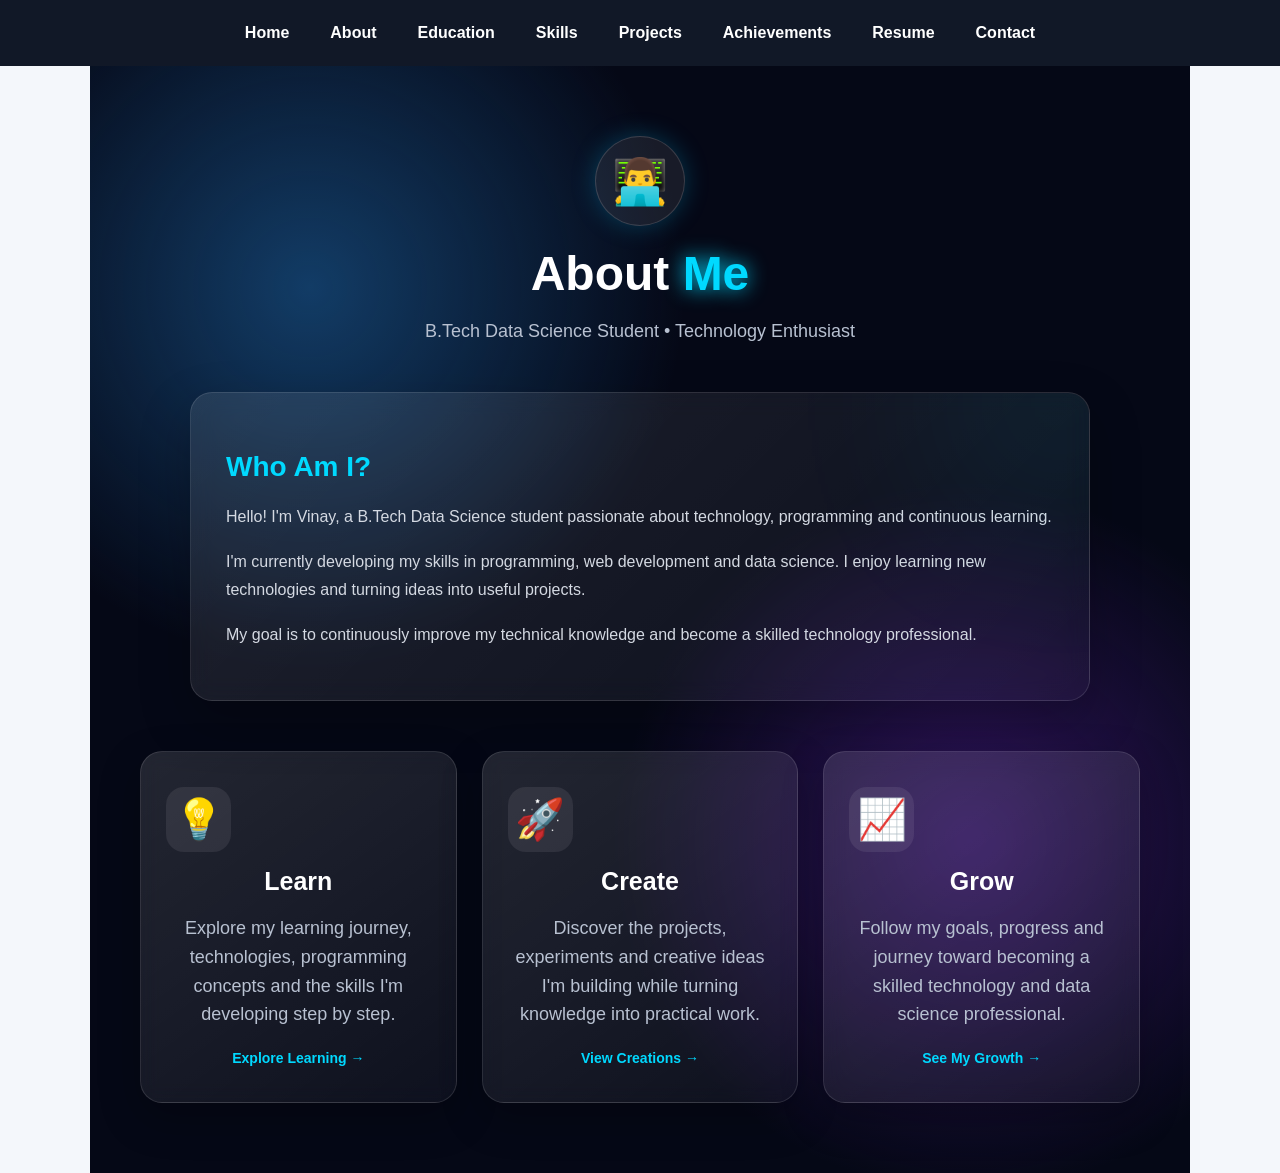
<file: about.html>
<!DOCTYPE html>
<html lang="en">
<head>
    <meta charset="UTF-8">
    <meta name="viewport" content="width=device-width, initial-scale=1.0">

    <title>Vinay | About</title>

    <link rel="stylesheet" href="style.css">

    <style>

        /* ABOUT PAGE */

        .about-page {
            max-width: 1100px;
            margin: auto;
            padding: 70px 20px;
        }

        /* HERO */

        .about-hero {
            text-align: center;
            margin-bottom: 45px;
        }

        .about-icon {
            width: 90px;
            height: 90px;
            margin: auto;
            display: flex;
            align-items: center;
            justify-content: center;

            font-size: 45px;

            background: rgba(255,255,255,0.08);
            border: 1px solid rgba(255,255,255,0.15);

            border-radius: 50%;

            box-shadow:
                0 0 25px rgba(0, 200, 255, 0.25);

            animation: floatIcon 3s ease-in-out infinite;
        }

        @keyframes floatIcon {

            0%,100% {
                transform: translateY(0);
            }

            50% {
                transform: translateY(-10px);
            }
        }

        .about-hero h1 {
            font-size: 48px;
            margin: 20px 0 10px;
        }

        .about-hero h1 span {
            color: #00d9ff;
        }

        .subtitle {
            color: #b8c1d1;
            font-size: 18px;
        }


        /* WHO AM I CARD */

        .about-card {

            position: relative;

            padding: 35px;

            border-radius: 22px;

            background:
                linear-gradient(
                    135deg,
                    rgba(255,255,255,0.10),
                    rgba(255,255,255,0.03)
                );

            border: 1px solid rgba(255,255,255,0.12);

            backdrop-filter: blur(12px);

            box-shadow:
                0 20px 50px rgba(0,0,0,0.25);

            margin-bottom: 50px;

            overflow: hidden;
        }

        .about-card::before {

            content: "";

            position: absolute;

            width: 180px;
            height: 180px;

            background: #00d9ff;

            filter: blur(100px);

            opacity: 0.12;

            top: -80px;
            right: -60px;
        }

        .about-card h2 {
            color: #00d9ff;
            font-size: 28px;
            margin-bottom: 20px;
        }

        .about-card p {
            color: #d4d9e2;
            line-height: 1.8;
            margin-bottom: 15px;
            font-size: 16px;
        }


        /* HIGHLIGHT CARDS */

        .about-highlights {

            display: grid;

            grid-template-columns:
                repeat(3, 1fr);

            gap: 25px;
        }


        /* CLICKABLE CARD */

        .highlight-card {

            position: relative;

            display: block;

            text-decoration: none;

            color: white;

            padding: 35px 25px;

            min-height: 250px;

            border-radius: 22px;

            background:
                linear-gradient(
                    145deg,
                    rgba(255,255,255,0.12),
                    rgba(255,255,255,0.04)
                );

            border: 1px solid rgba(255,255,255,0.12);

            backdrop-filter: blur(10px);

            box-shadow:
                0 15px 40px rgba(0,0,0,0.25);

            transition:
                transform 0.4s ease,
                box-shadow 0.4s ease,
                border-color 0.4s ease;

            overflow: hidden;
        }


        /* GLOW */

        .highlight-card::before {

            content: "";

            position: absolute;

            width: 140px;
            height: 140px;

            background: #00d9ff;

            border-radius: 50%;

            filter: blur(80px);

            opacity: 0;

            transition: 0.4s;

            top: -50px;
            right: -50px;
        }


        /* HOVER 3D EFFECT */

        .highlight-card:hover {

            transform:
                translateY(-12px)
                perspective(700px)
                rotateX(3deg)
                rotateY(-3deg);

            border-color: rgba(0,217,255,0.5);

            box-shadow:
                0 25px 60px rgba(0,0,0,0.4),
                0 0 25px rgba(0,217,255,0.15);
        }

        .highlight-card:hover::before {
            opacity: 0.18;
        }


        /* ICON */

        .card-icon {

            width: 65px;
            height: 65px;

            display: flex;
            align-items: center;
            justify-content: center;

            font-size: 32px;

            border-radius: 18px;

            background: rgba(255,255,255,0.08);

            margin-bottom: 20px;

            transition: 0.4s;
        }

        .highlight-card:hover .card-icon {

            transform:
                scale(1.12)
                rotate(-5deg);

            background: rgba(0,217,255,0.12);
        }


        /* CARD TEXT */

        .highlight-card h3 {

            font-size: 25px;

            margin: 0 0 12px;

            color: #ffffff;
        }

        .highlight-card p {

            color: #b8c1d1;

            line-height: 1.6;

            margin-bottom: 20px;
        }


        /* OPEN PAGE */

        .card-link {

            display: inline-block;

            color: #00d9ff;

            font-size: 14px;

            font-weight: bold;

            transition: 0.3s;
        }

        .highlight-card:hover .card-link {

            transform: translateX(7px);

        }


        /* MOBILE */

        @media (max-width: 800px) {

            .about-highlights {

                grid-template-columns: 1fr;

            }

            .about-hero h1 {

                font-size: 38px;

            }

            .about-card {

                padding: 25px;

            }

        }

    </style>
</head>


<body>


<!-- NAVIGATION -->

<nav>

    <a href="index.html">Home</a>

    <a href="about.html">About</a>

    <a href="education.html">Education</a>

    <a href="skills.html">Skills</a>

    <a href="projects.html">Projects</a>

    <a href="achievements.html">Achievements</a>

    <a href="resume.html">Resume</a>

    <a href="contact.html">Contact</a>

</nav>



<main class="about-page">


    <!-- HERO -->

    <div class="about-hero reveal">

        <div class="about-icon">
            👨‍💻
        </div>

        <h1>
            About <span>Me</span>
        </h1>

        <p class="subtitle">
            B.Tech Data Science Student • Technology Enthusiast
        </p>

    </div>



    <!-- ABOUT -->

    <div class="about-card reveal">

        <h2>Who Am I?</h2>

        <p>
            Hello! I'm Vinay, a B.Tech Data Science student
            passionate about technology, programming and
            continuous learning.
        </p>

        <p>
            I'm currently developing my skills in programming,
            web development and data science. I enjoy learning
            new technologies and turning ideas into useful
            projects.
        </p>

        <p>
            My goal is to continuously improve my technical
            knowledge and become a skilled technology professional.
        </p>

    </div>



    <!-- INTERACTIVE CARDS -->

    <div class="about-highlights">


        <!-- LEARN -->

        <a href="learn.html"
           class="highlight-card reveal">

            <div class="card-icon">
                💡
            </div>

            <h3>
                Learn
            </h3>

            <p>
                Explore my learning journey, technologies,
                programming concepts and the skills I'm
                developing step by step.
            </p>

            <span class="card-link">
                Explore Learning →
            </span>

        </a>



        <!-- CREATE -->

        <a href="create.html"
           class="highlight-card reveal">

            <div class="card-icon">
                🚀
            </div>

            <h3>
                Create
            </h3>

            <p>
                Discover the projects, experiments and creative
                ideas I'm building while turning knowledge
                into practical work.
            </p>

            <span class="card-link">
                View Creations →
            </span>

        </a>



        <!-- GROW -->

        <a href="grow.html"
           class="highlight-card reveal">

            <div class="card-icon">
                📈
            </div>

            <h3>
                Grow
            </h3>

            <p>
                Follow my goals, progress and journey toward
                becoming a skilled technology and data science
                professional.
            </p>

            <span class="card-link">
                See My Growth →
            </span>

        </a>


    </div>


</main>


</body>
</html>
</file>
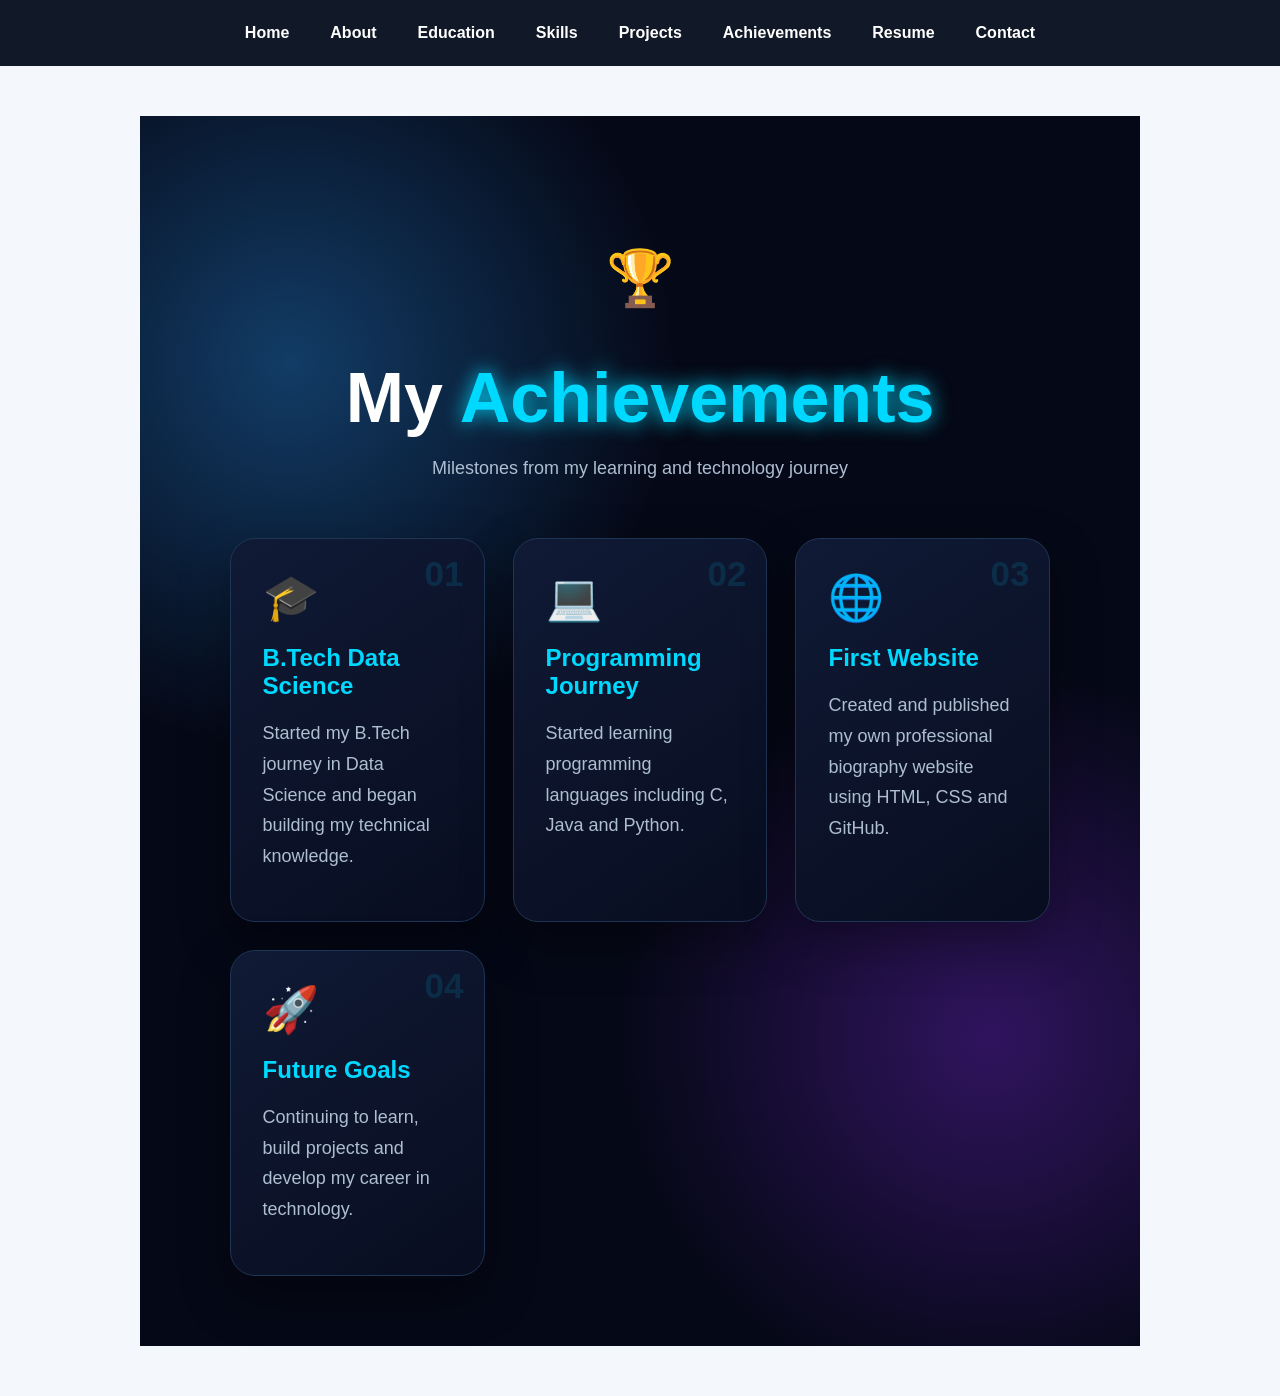
<file: achievements.html>
<!DOCTYPE html>
<html>
<head>
    <title>Vinay | Achievements</title>
    <link rel="stylesheet" href="style.css">

    <style>
        .achievement {
            background: white;
            padding: 25px;
            margin: 20px 0;
            border-radius: 15px;
            box-shadow: 0 5px 20px rgba(0,0,0,0.1);
            transition: 0.3s;
        }

        .achievement:hover {
            transform: translateX(8px);
        }
    </style>
</head>

<body>

<nav>
    <a href="index.html">Home</a>
    <a href="about.html">About</a>
    <a href="education.html">Education</a>
    <a href="skills.html">Skills</a>
    <a href="projects.html">Projects</a>
    <a href="achievements.html">Achievements</a>
    <a href="resume.html">Resume</a>
    <a href="contact.html">Contact</a>
</nav>

<main class="achievements-page">

    <div class="achievements-hero reveal">
        <div class="achievements-icon">🏆</div>

        <h1>My <span>Achievements</span></h1>

        <p>
            Milestones from my learning and technology journey
        </p>
    </div>

    <div class="achievements-grid">

        <div class="achievement-card reveal">
            <div class="achievement-number">01</div>
            <div class="achievement-icon">🎓</div>

            <h2>B.Tech Data Science</h2>

            <p>
                Started my B.Tech journey in Data Science
                and began building my technical knowledge.
            </p>
        </div>

        <div class="achievement-card reveal">
            <div class="achievement-number">02</div>
            <div class="achievement-icon">💻</div>

            <h2>Programming Journey</h2>

            <p>
                Started learning programming languages
                including C, Java and Python.
            </p>
        </div>

        <div class="achievement-card reveal">
            <div class="achievement-number">03</div>
            <div class="achievement-icon">🌐</div>

            <h2>First Website</h2>

            <p>
                Created and published my own professional
                biography website using HTML, CSS and GitHub.
            </p>
        </div>

        <div class="achievement-card reveal">
            <div class="achievement-number">04</div>
            <div class="achievement-icon">🚀</div>

            <h2>Future Goals</h2>

            <p>
                Continuing to learn, build projects and
                develop my career in technology.
            </p>
        </div>

    </div>

</main>

</body>
</html>
</file>
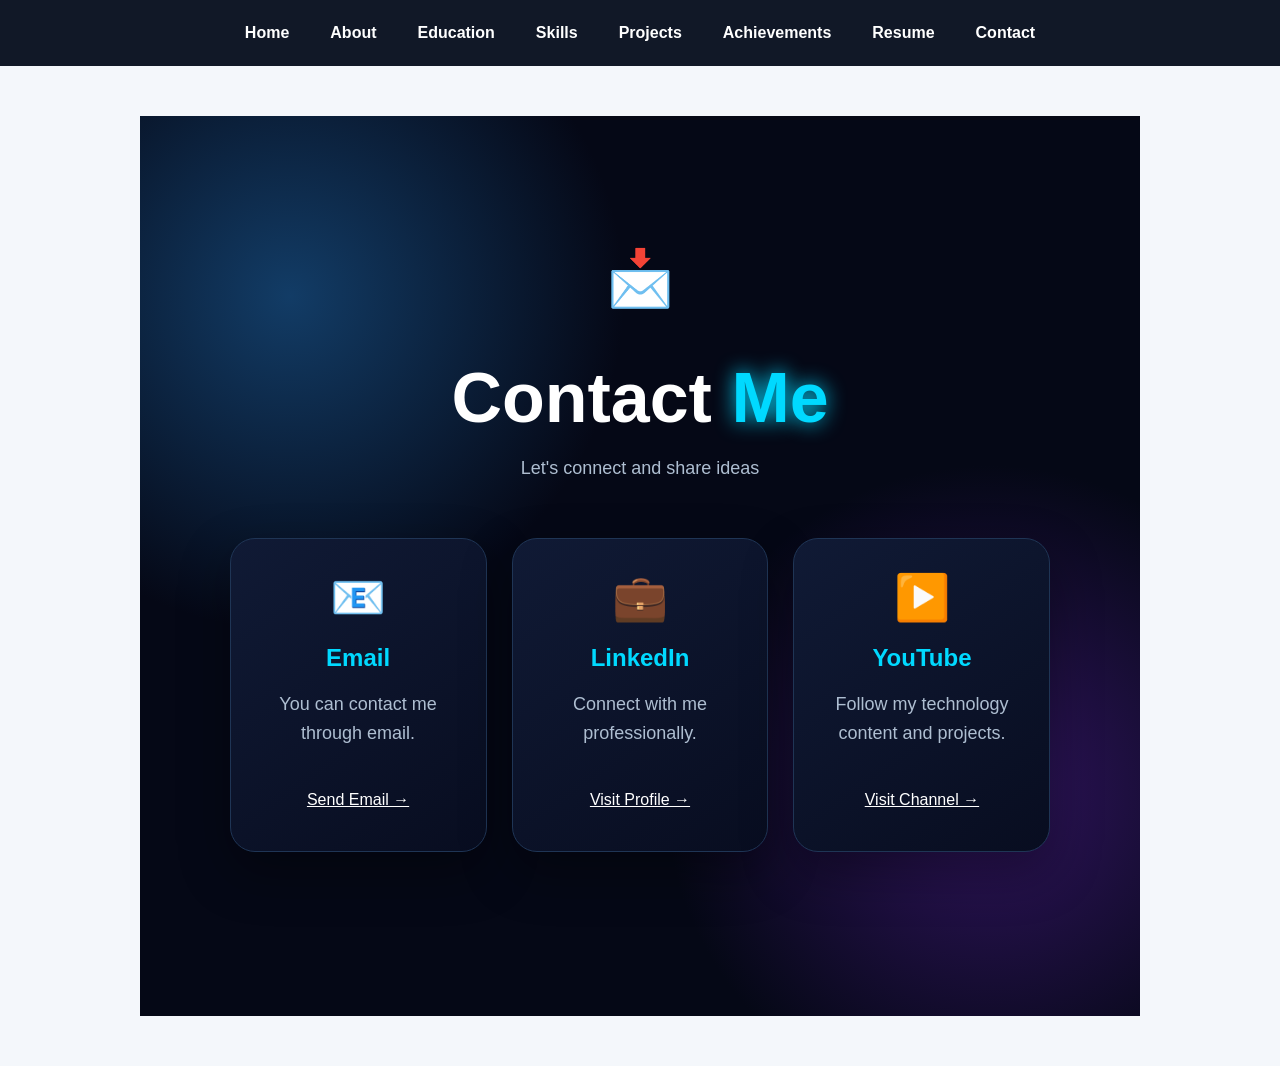
<file: contact.html>
<!DOCTYPE html>
<html lang="en">

<head>
    <meta charset="UTF-8">
    <meta name="viewport" content="width=device-width, initial-scale=1.0">

    <title>Vinay | Contact</title>

    <link rel="stylesheet" href="style.css">

    <style>
        .contact-box {
            background: white;
            padding: 30px;
            border-radius: 15px;
            box-shadow: 0 5px 20px rgba(0,0,0,0.1);
            margin-top: 25px;
        }

        .contact-item {
            margin: 20px 0;
        }

        .contact-item h2 {
            margin-bottom: 5px;
        }

        .contact-item a {
            color: #2563eb;
            text-decoration: none;
        }

        .contact-item a:hover {
            text-decoration: underline;
        }
    </style>
</head>

<body>

<nav>
    <a href="index.html">Home</a>
    <a href="about.html">About</a>
    <a href="education.html">Education</a>
    <a href="skills.html">Skills</a>
    <a href="projects.html">Projects</a>
    <a href="achievements.html">Achievements</a>
    <a href="resume.html">Resume</a>
    <a href="contact.html">Contact</a>
</nav>


<main class="contact-page">

    <div class="contact-hero reveal">

        <div class="contact-icon">
            📩
        </div>

        <h1>
            Contact <span>Me</span>
        </h1>

        <p>
            Let's connect and share ideas
        </p>

    </div>


    <div class="contact-grid">


        <!-- EMAIL -->

        <div class="contact-card reveal">

            <div class="contact-symbol">
                📧
            </div>

            <h2>
                Email
            </h2>

            <p>
                You can contact me through email.
            </p>

            <a href="mailto:vinaynusala@gmail.com">
                Send Email →
            </a>

        </div>


        <!-- LINKEDIN -->

        <div class="contact-card reveal">

            <div class="contact-symbol">
                💼
            </div>

            <h2>
                LinkedIn
            </h2>

            <p>
                Connect with me professionally.
            </p>

            <a
                href="https://www.linkedin.com/in/vinay-vinay-304433362?utm_source=share_via&utm_content=profile&utm_medium=member_android"
                target="_blank"
                rel="noopener noreferrer">

                Visit Profile →

            </a>

        </div>


        <!-- YOUTUBE -->

        <div class="contact-card reveal">

            <div class="contact-symbol">
                ▶️
            </div>

            <h2>
                YouTube
            </h2>

            <p>
                Follow my technology content and projects.
            </p>

            <a
                href="https://youtube.com/@vinay-f7u3c?si=xxLbNa8bxd-7xO_L"
                target="_blank"
                rel="noopener noreferrer">

                Visit Channel →

            </a>

        </div>


    </div>

</main>

</body>

</html>
</file>
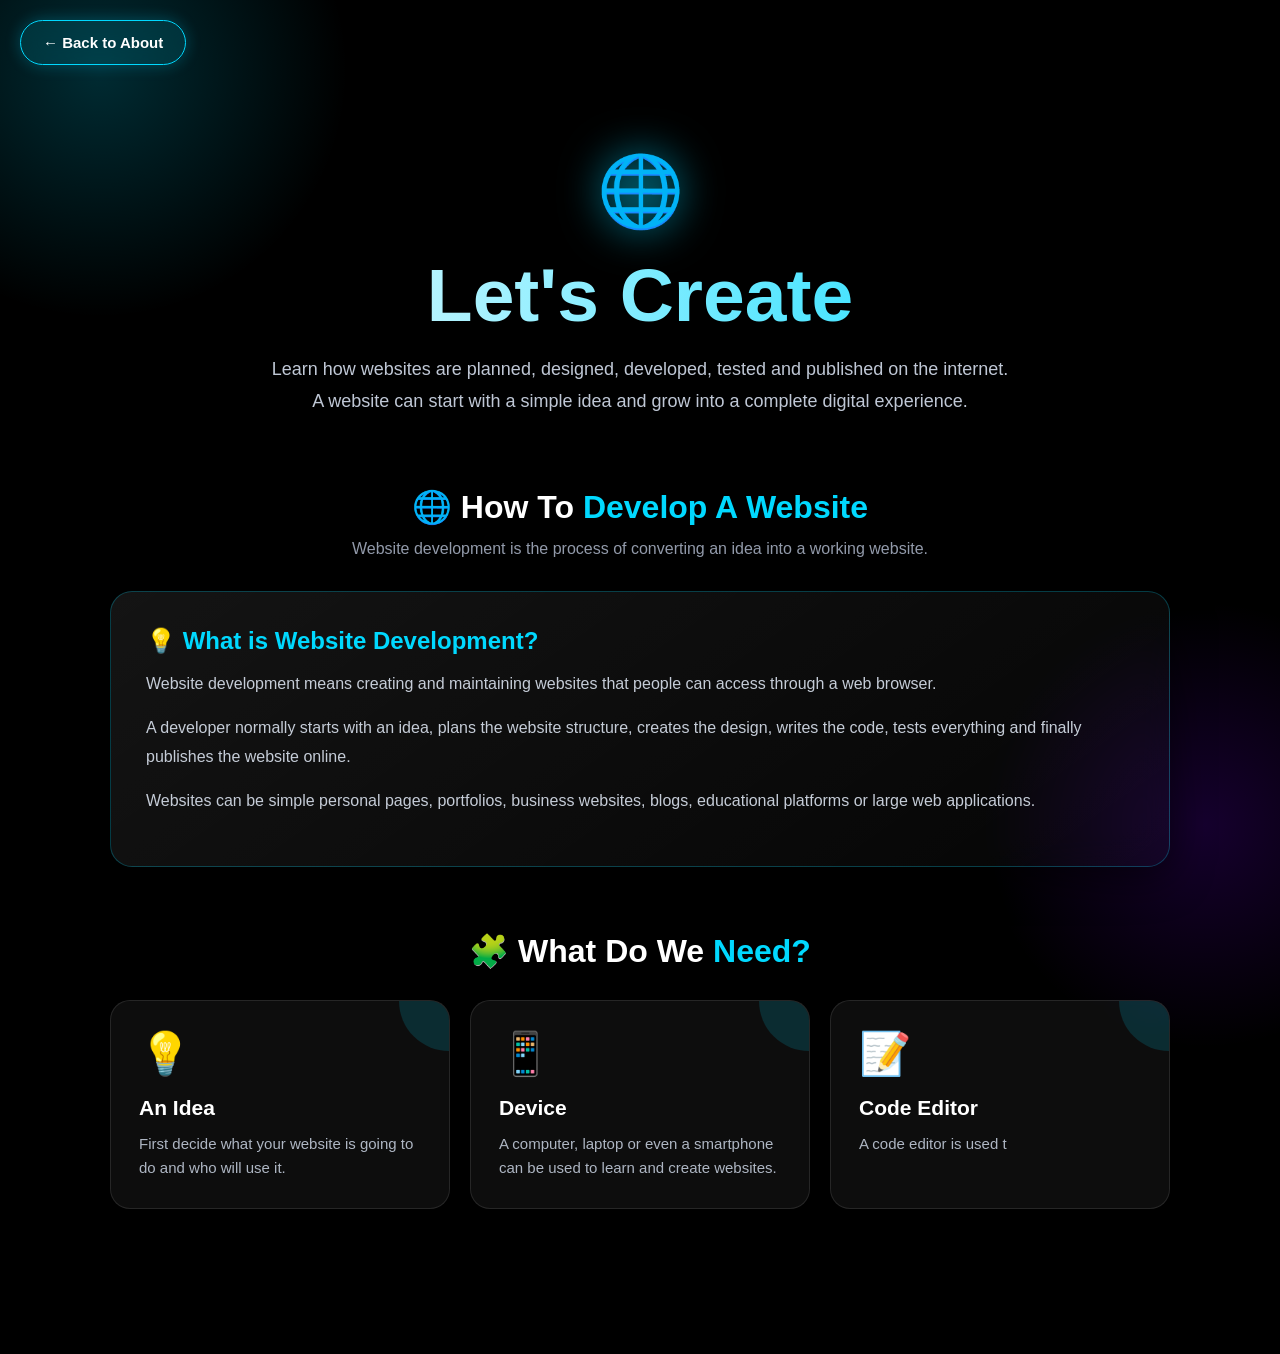
<file: create.html>
<!DOCTYPE html>
<html lang="en">

<head>

    <meta charset="UTF-8">

    <meta name="viewport"
          content="width=device-width, initial-scale=1.0">

    <title>Vinay | Create</title>

    <style>

        /* =========================
           BASIC RESET
        ========================= */

        * {
            margin: 0;
            padding: 0;
            box-sizing: border-box;
        }

        html {
            scroll-behavior: smooth;
        }

        body {
            font-family: Arial, sans-serif;
            background: #000000 !important;
            color: white !important;
            overflow-x: hidden;
        }

        /* Hide normal navigation if style.css affects it */
        nav {
            display: none !important;
        }


        /* =========================
           ANIMATED BACKGROUND
        ========================= */

        body::before {
            content: "";
            position: fixed;
            width: 500px;
            height: 500px;

            background:
                radial-gradient(
                    circle,
                    rgba(0, 217, 255, 0.20),
                    transparent 70%
                );

            top: -180px;
            left: -150px;

            animation: moveGlow 8s infinite alternate;

            pointer-events: none;
            z-index: -2;
        }

        body::after {
            content: "";
            position: fixed;
            width: 450px;
            height: 450px;

            background:
                radial-gradient(
                    circle,
                    rgba(120, 0, 255, 0.18),
                    transparent 70%
                );

            right: -150px;
            bottom: -150px;

            animation: moveGlow2 10s infinite alternate;

            pointer-events: none;
            z-index: -2;
        }

        @keyframes moveGlow {

            from {
                transform: translate(0, 0);
            }

            to {
                transform: translate(180px, 150px);
            }

        }

        @keyframes moveGlow2 {

            from {
                transform: translate(0, 0);
            }

            to {
                transform: translate(-150px, -130px);
            }

        }


        /* =========================
           BACK BUTTON
        ========================= */

        .back-button {

            position: fixed;

            top: 20px;
            left: 20px;

            z-index: 99999;

            display: flex;
            align-items: center;
            justify-content: center;

            padding: 13px 22px;

            border-radius: 50px;

            text-decoration: none !important;

            color: white !important;

            background:
                rgba(0, 217, 255, 0.12);

            border: 1px solid #00d9ff;

            font-size: 15px;
            font-weight: bold;

            box-shadow:
                0 0 15px rgba(0, 217, 255, 0.25);

            backdrop-filter: blur(10px);

            transition:
                0.3s ease;
        }

        .back-button:hover {

            transform: translateY(-3px);

            background:
                rgba(0, 217, 255, 0.25);

            box-shadow:
                0 0 30px rgba(0, 217, 255, 0.60);
        }


        /* =========================
           MAIN PAGE
        ========================= */

        .create-page {

            max-width: 1100px;

            margin: auto;

            padding:
                110px 20px 80px;
        }


        /* =========================
           HERO
        ========================= */

        .hero {

            text-align: center;

            padding:
                40px 20px 70px;

            animation:
                fadeDown 1s ease;
        }

        .hero-icon {

            font-size: 70px;

            margin-bottom: 20px;

            animation:
                floatIcon 3s infinite ease-in-out;

            filter:
                drop-shadow(
                    0 0 20px
                    rgba(0,217,255,0.7)
                );
        }

        .hero h1 {

            font-size: clamp(42px, 8vw, 75px);

            margin-bottom: 15px;

            background:
                linear-gradient(
                    90deg,
                    #ffffff,
                    #00d9ff,
                    #9d4edd,
                    #ffffff
                );

            background-size: 300%;

            -webkit-background-clip: text;
            -webkit-text-fill-color: transparent;

            animation:
                gradientMove 5s infinite linear;
        }

        .hero h1 span {
            color: #00d9ff;
        }

        .hero p {

            max-width: 750px;

            margin: auto;

            line-height: 1.8;

            color: #bfc7d5;

            font-size: 18px;
        }

        @keyframes fadeDown {

            from {
                opacity: 0;
                transform: translateY(-40px);
            }

            to {
                opacity: 1;
                transform: translateY(0);
            }

        }

        @keyframes floatIcon {

            0%,100% {
                transform: translateY(0);
            }

            50% {
                transform: translateY(-15px);
            }

        }

        @keyframes gradientMove {

            0% {
                background-position: 0%;
            }

            100% {
                background-position: 300%;
            }

        }


        /* =========================
           SECTION
        ========================= */

        .create-section {

            margin-bottom: 65px;

            height: auto !important;
            min-height: 0 !important;
        }

        .section-title {

            text-align: center;

            margin-bottom: 30px;
        }

        .section-title h2 {

            font-size: 32px;

            margin-bottom: 10px;
        }

        .section-title h2 span {

            color: #00d9ff;
        }

        .section-title p {

            color: #929aaa;

            line-height: 1.6;
        }


        /* =========================
           INFORMATION CARD
        ========================= */

        .info-box {

            background:
                linear-gradient(
                    145deg,
                    rgba(255,255,255,0.08),
                    rgba(255,255,255,0.02)
                );

            border:
                1px solid rgba(0,217,255,0.25);

            border-radius: 22px;

            padding: 35px;

            backdrop-filter: blur(15px);

            box-shadow:
                0 10px 40px
                rgba(0,0,0,0.5);

            transition:
                0.4s ease;

            animation:
                cardAppear 1s ease;
        }

        .info-box:hover {

            transform: translateY(-7px);

            border-color: #00d9ff;

            box-shadow:
                0 15px 50px
                rgba(0,217,255,0.15);
        }

        .info-box h3 {

            color: #00d9ff;

            margin-bottom: 15px;

            font-size: 24px;
        }

        .info-box p {

            color: #c5ccd7;

            line-height: 1.8;

            margin-bottom: 15px;
        }


        /* =========================
           REQUIREMENTS GRID
        ========================= */

        .cards {

            display: grid;

            grid-template-columns:
                repeat(auto-fit, minmax(220px, 1fr));

            gap: 20px;
        }

        .card {

            padding: 28px;

            border-radius: 20px;

            background:
                rgba(255,255,255,0.05);

            border:
                1px solid
                rgba(255,255,255,0.10);

            backdrop-filter: blur(12px);

            transition:
                0.4s ease;

            position: relative;

            overflow: hidden;
        }

        .card::before {

            content: "";

            position: absolute;

            width: 100px;
            height: 100px;

            background:
                rgba(0,217,255,0.15);

            border-radius: 50%;

            top: -50px;
            right: -50px;

            transition:
                0.4s ease;
        }

        .card:hover {

            transform:
                translateY(-10px)
                scale(1.02);

            border-color:
                #00d9ff;

            box-shadow:
                0 15px 40px
                rgba(0,217,255,0.15);
        }

        .card:hover::before {

            transform:
                scale(2.5);
        }

        .card-icon {

            font-size: 42px;

            margin-bottom: 18px;
        }

        .card h3 {

            margin-bottom: 12px;

            font-size: 21px;
        }

        .card p {

            color: #aeb6c3;

            line-height: 1.6;

            font-size: 15px;
        }


        /* =========================
           NUMBER STEPS
        ========================= */

        .steps {

            display: grid;

            grid-template-columns:
                repeat(auto-fit, minmax(180px, 1fr));

            gap: 20px;
        }

        .step {

            text-align: center;

            padding: 30px 20px;

            border-radius: 20px;

            background:
                rgba(0,217,255,0.04);

            border:
                1px solid
                rgba(0,217,255,0.15);

            transition:
                0.4s ease;
        }

        .step:hover {

            transform:
                translateY(-8px);

            background:
                rgba(0,217,255,0.09);

            box-shadow:
                0 0 25px
                rgba(0,217,255,0.12);
        }

        .step-number {

            width: 55px;
            height: 55px;

            margin:
                0 auto 18px;

            display: flex;

            align-items: center;
            justify-content: center;

            border-radius: 50%;

            background:
                #00d9ff;

            color: #000;

            font-size: 20px;

            font-weight: bold;

            box-shadow:
                0 0 20px
                rgba(0,217,255,0.5);
        }

        .step h3 {

            margin-bottom: 10px;
        }

        .step p {

            color: #aeb6c3;

            line-height: 1.5;

            font-size: 14px;
        }


        /* =========================
           TECHNOLOGY BOX
        ========================= */

        .technology {

            display: grid;

            grid-template-columns:
                repeat(3, 1fr);

            gap: 20px;
        }

        .tech {

            padding: 35px 20px;

            text-align: center;

            border-radius: 20px;

            background:
                linear-gradient(
                    145deg,
                    rgba(0,217,255,0.10),
                    rgba(255,255,255,0.03)
                );

            border:
                1px solid
                rgba(0,217,255,0.2);

            transition:
                0.4s ease;
        }

        .tech:hover {

            transform:
                rotateX(8deg)
                translateY(-8px);

            box-shadow:
                0 15px 40px
                rgba(0,217,255,0.18);
        }

        .tech-icon {

            font-size: 50px;

            margin-bottom: 15px;
        }

        .tech h3 {

            margin-bottom: 10px;
        }

        .tech p {

            color: #aeb6c3;

            line-height: 1.6;
        }


        /* =========================
           WAYS
        ========================= */

        .ways {

            display: grid;

            grid-template-columns:
                repeat(2, 1fr);

            gap: 20px;
        }

        .way {

            padding: 28px;

            border-left:
                4px solid #00d9ff;

            background:
                rgba(255,255,255,0.04);

            border-radius:
                0 18px 18px 0;

            transition:
                0.35s ease;
        }

        .way:hover {

            transform:
                translateX(10px);

            background:
                rgba(0,217,255,0.07);
        }

        .way h3 {

            margin-bottom: 10px;

            color: #ffffff;
        }

        .way p {

            color: #aeb6c3;

            line-height: 1.7;
        }


        /* =========================
           MOBILE DEVELOPMENT
        ========================= */

        .mobile-box {

            text-align: center;

            padding: 40px 25px;

            border-radius: 25px;

            background:
                linear-gradient(
                    135deg,
                    rgba(0,217,255,0.08),
                    rgba(120,0,255,0.08)
                );

            border:
                1px solid
                rgba(0,217,255,0.2);

            position: relative;

            overflow: hidden;
        }

        .mobile-box::after {

            content: "";

            position: absolute;

            width: 200px;
            height: 200px;

            border:
                2px solid
                rgba(0,217,255,0.2);

            border-radius: 50%;

            right: -70px;
            top: -70px;

            animation:
                pulseCircle 3s infinite;
        }

        .mobile-box h3 {

            font-size: 30px;

            color: #00d9ff;

            margin-bottom: 15px;
        }

        .mobile-box p {

            max-width: 800px;

            margin: auto;

            color: #b9c1cc;

            line-height: 1.8;
        }

        @keyframes pulseCircle {

            0% {
                transform: scale(0.8);
                opacity: 0.3;
            }

            50% {
                transform: scale(1.2);
                opacity: 0.7;
            }

            100% {
                transform: scale(0.8);
                opacity: 0.3;
            }

        }


        /* =========================
           FINAL MESSAGE
        ========================= */

        .final-box {

            text-align: center;

            padding: 55px 25px;

            border-radius: 25px;

            background:
                linear-gradient(
                    135deg,
                    rgba(0,217,255,0.12),
                    rgba(157,78,221,0.10)
                );

            border:
                1px solid
                rgba(0,217,255,0.3);

            margin-top: 30px;
        }

        .final-box h2 {

            font-size: 34px;

            margin-bottom: 15px;
        }

        .final-box h2 span {

            color: #00d9ff;
        }

        .final-box p {

            color: #b8c0cc;

            line-height: 1.7;

            max-width: 700px;

            margin: auto;
        }


        /* =========================
           ANIMATION
        ========================= */

        @keyframes cardAppear {

            from {
                opacity: 0;
                transform: translateY(30px);
            }

            to {
                opacity: 1;
                transform: translateY(0);
            }

        }


        /* =========================
           RESPONSIVE
        ========================= */

        @media (max-width: 700px) {

            .create-page {
                padding-top: 100px;
            }

            .back-button {

                top: 12px;
                left: 12px;

                padding:
                    11px 17px;

                font-size: 13px;
            }

            .hero {
                padding-top: 25px;
            }

            .hero-icon {
                font-size: 55px;
            }

            .hero h1 {
                font-size: 45px;
            }

            .hero p {
                font-size: 15px;
            }

            .info-box {
                padding: 25px;
            }

            .technology {
                grid-template-columns: 1fr;
            }

            .ways {
                grid-template-columns: 1fr;
            }

            .section-title h2 {
                font-size: 26px;
            }

        }

    </style>

</head>


<body>


    <!-- =========================
         BACK TO ABOUT
    ========================= -->

    <a href="about.html"
       class="back-button">

        ← Back to About

    </a>


    <!-- =========================
         MAIN CONTENT
    ========================= -->

    <main class="create-page">


        <!-- HERO -->

        <header class="hero">

            <div class="hero-icon">
                🌐
            </div>

            <h1>
                Let's <span>Create</span>
            </h1>

            <p>
                Learn how websites are planned, designed,
                developed, tested and published on the internet.
                A website can start with a simple idea and grow
                into a complete digital experience.
            </p>

        </header>


        <!-- HOW TO DEVELOP -->

        <section class="create-section">

            <div class="section-title">

                <h2>
                    🌐 How To
                    <span>Develop A Website</span>
                </h2>

                <p>
                    Website development is the process of
                    converting an idea into a working website.
                </p>

            </div>


            <div class="info-box">

                <h3>
                    💡 What is Website Development?
                </h3>

                <p>
                    Website development means creating and
                    maintaining websites that people can access
                    through a web browser.
                </p>

                <p>
                    A developer normally starts with an idea,
                    plans the website structure, creates the
                    design, writes the code, tests everything
                    and finally publishes the website online.
                </p>

                <p>
                    Websites can be simple personal pages,
                    portfolios, business websites, blogs,
                    educational platforms or large web
                    applications.
                </p>

            </div>

        </section>


        <!-- WHAT WE NEED -->

        <section class="create-section">

            <div class="section-title">

                <h2>
                    🧩 What Do We
                    <span>Need?</span>
                </h2>

            </div>


            <div class="cards">


                <div class="card">

                    <div class="card-icon">
                        💡
                    </div>

                    <h3>
                        An Idea
                    </h3>

                    <p>
                        First decide what your website is
                        going to do and who will use it.
                    </p>

                </div>


                <div class="card">

                    <div class="card-icon">
                        📱
                    </div>

                    <h3>
                        Device
                    </h3>

                    <p>
                        A computer, laptop or even a smartphone
                        can be used to learn and create websites.
                    </p>

                </div>


                <div class="card">

                    <div class="card-icon">
                        📝
                    </div>

                    <h3>
                        Code Editor
                    </h3>

                    <p>
                        A code editor is used t
</file>
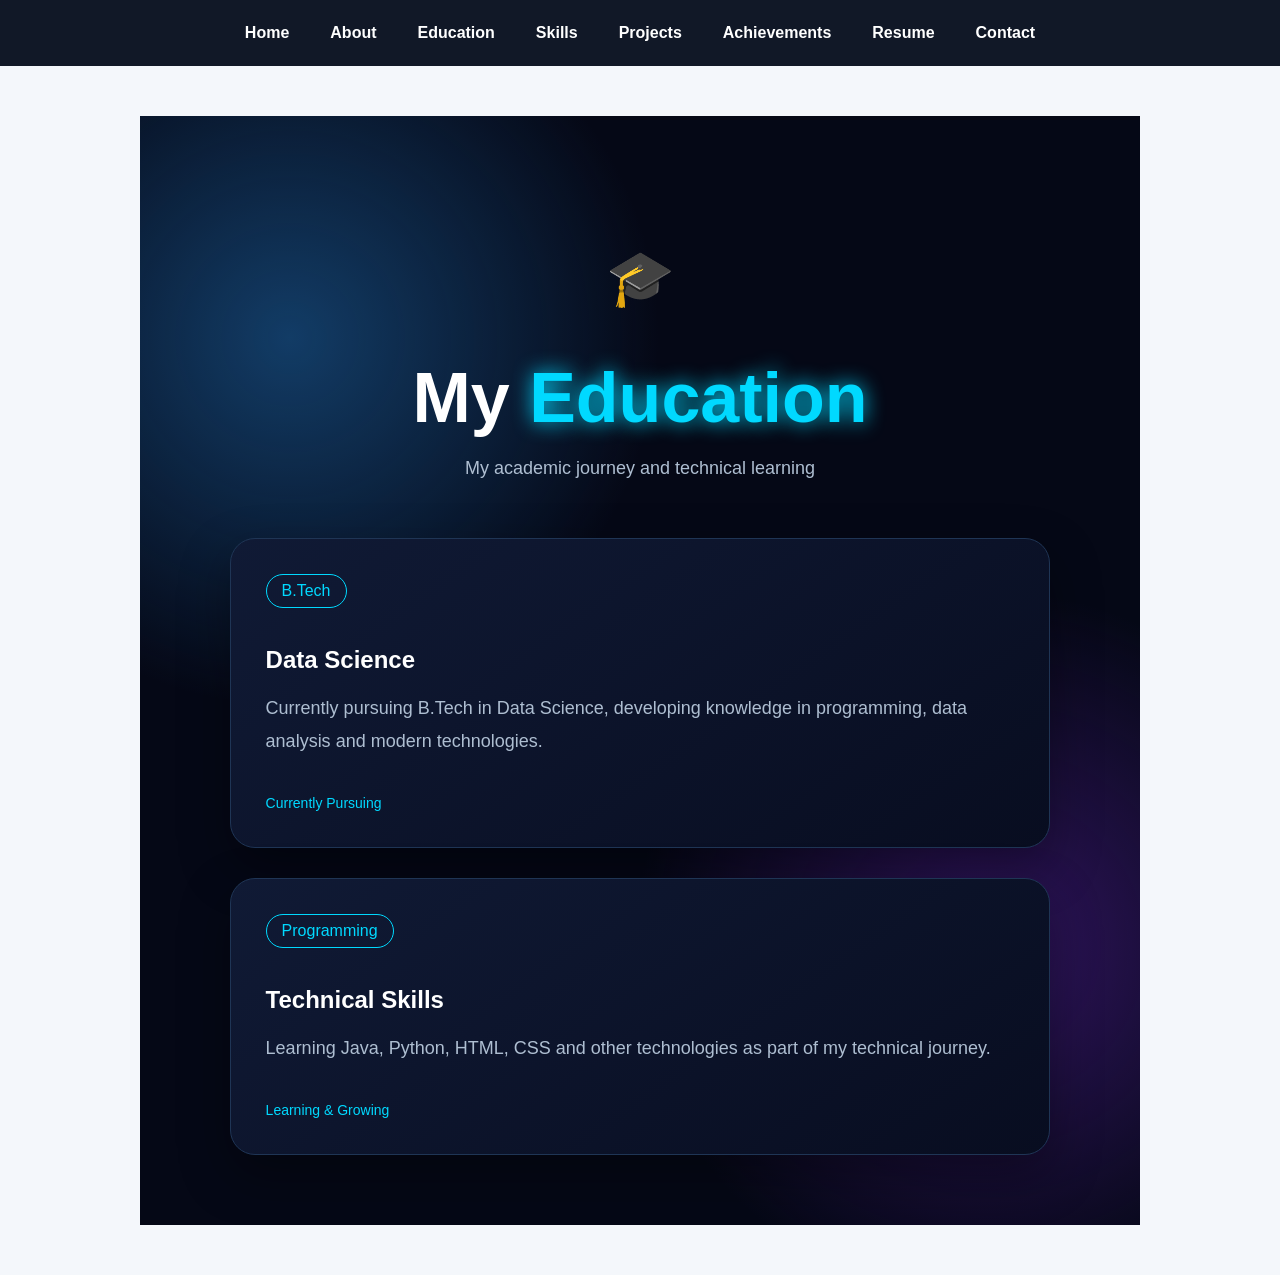
<file: education.html>
<!DOCTYPE html>
<html>
<head>
    <title>Vinay | Education</title>
    <link rel="stylesheet" href="style.css">
</head>

<body>

<nav>
    <a href="index.html">Home</a>
    <a href="about.html">About</a>
    <a href="education.html">Education</a>
    <a href="skills.html">Skills</a>
    <a href="projects.html">Projects</a>
    <a href="achievements.html">Achievements</a>
    <a href="resume.html">Resume</a>
    <a href="contact.html">Contact</a>
</nav>

<main class="education-page">

    <div class="education-hero reveal">
        <div class="education-icon">🎓</div>

        <h1>My <span>Education</span></h1>

        <p>
            My academic journey and technical learning
        </p>
    </div>

    <div class="education-timeline">

        <div class="education-card reveal">
            <div class="year">B.Tech</div>

            <h2>Data Science</h2>

            <p>
                Currently pursuing B.Tech in Data Science,
                developing knowledge in programming, data
                analysis and modern technologies.
            </p>

            <div class="tag">Currently Pursuing</div>
        </div>

        <div class="education-card reveal">
            <div class="year">Programming</div>

            <h2>Technical Skills</h2>

            <p>
                Learning Java, Python, HTML, CSS and other
                technologies as part of my technical journey.
            </p>

            <div class="tag">Learning & Growing</div>
        </div>

    </div>

</main>

</body>
</html>
</file>
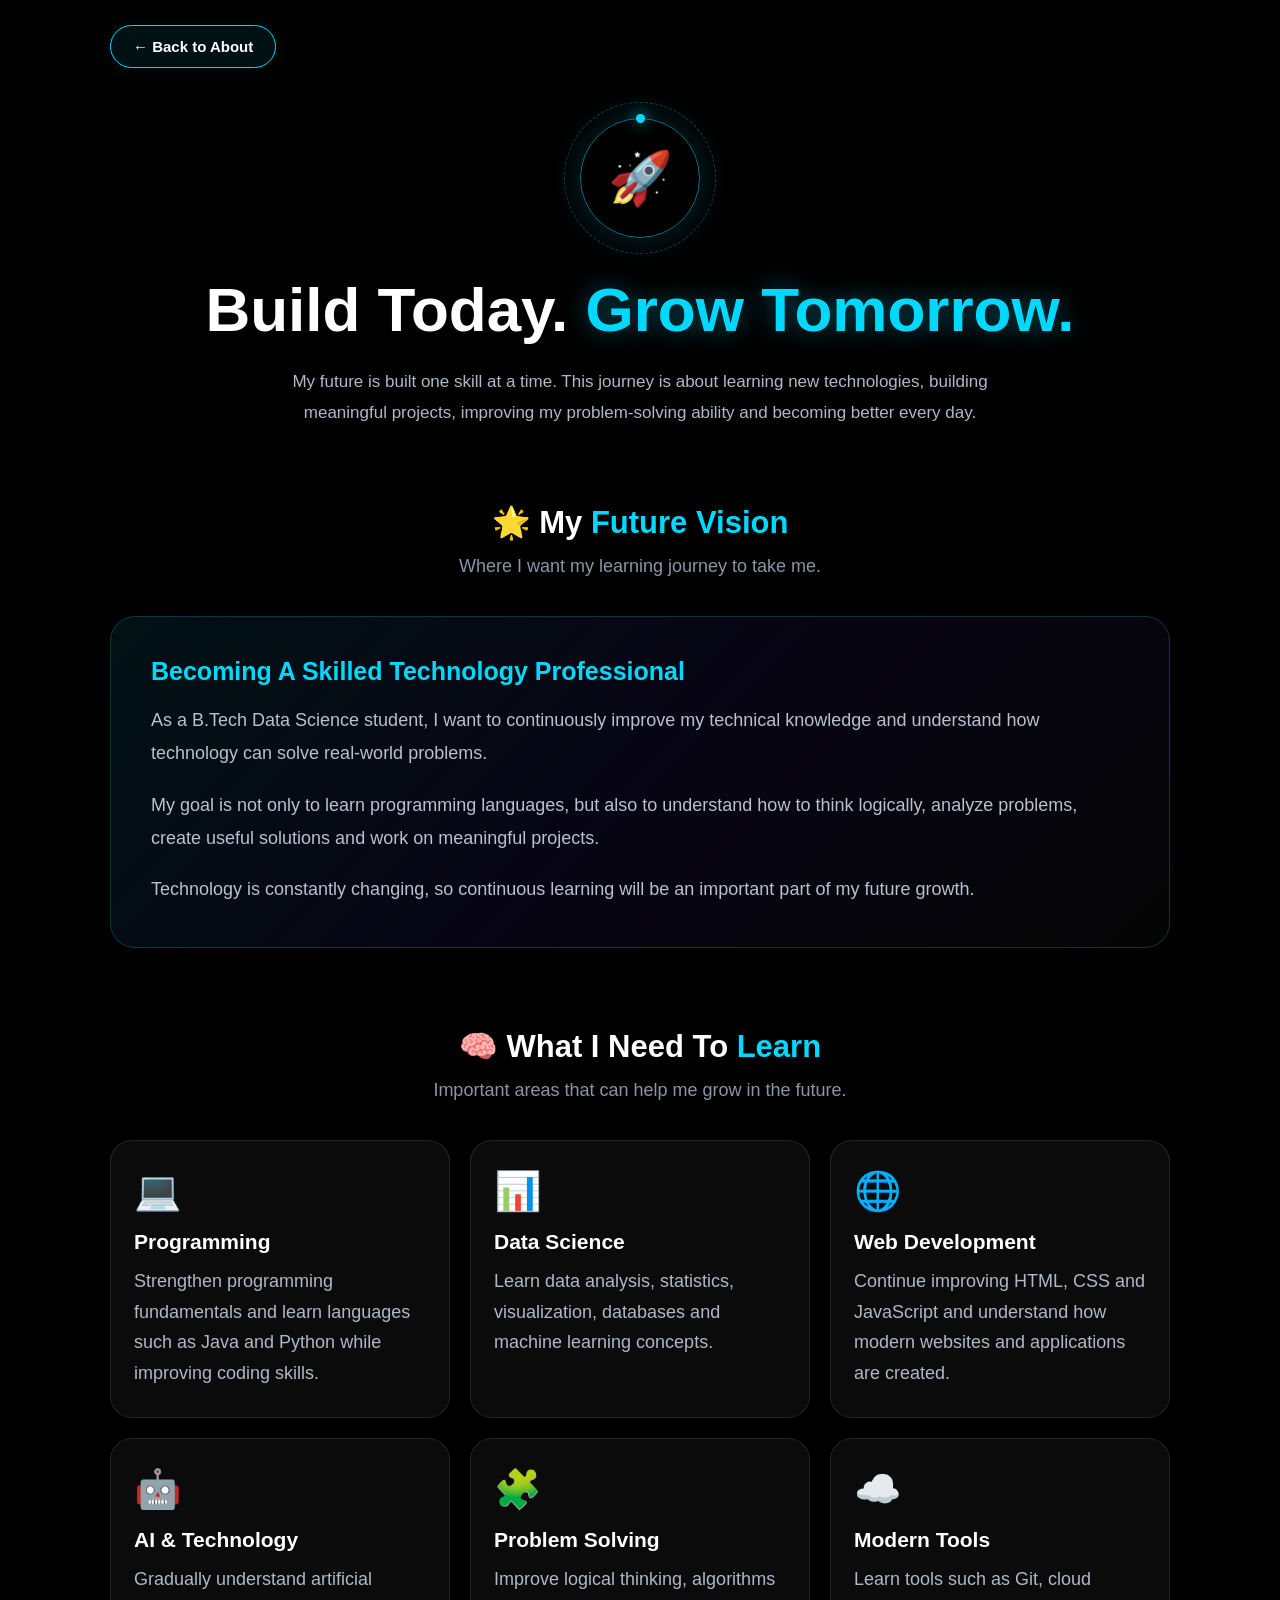
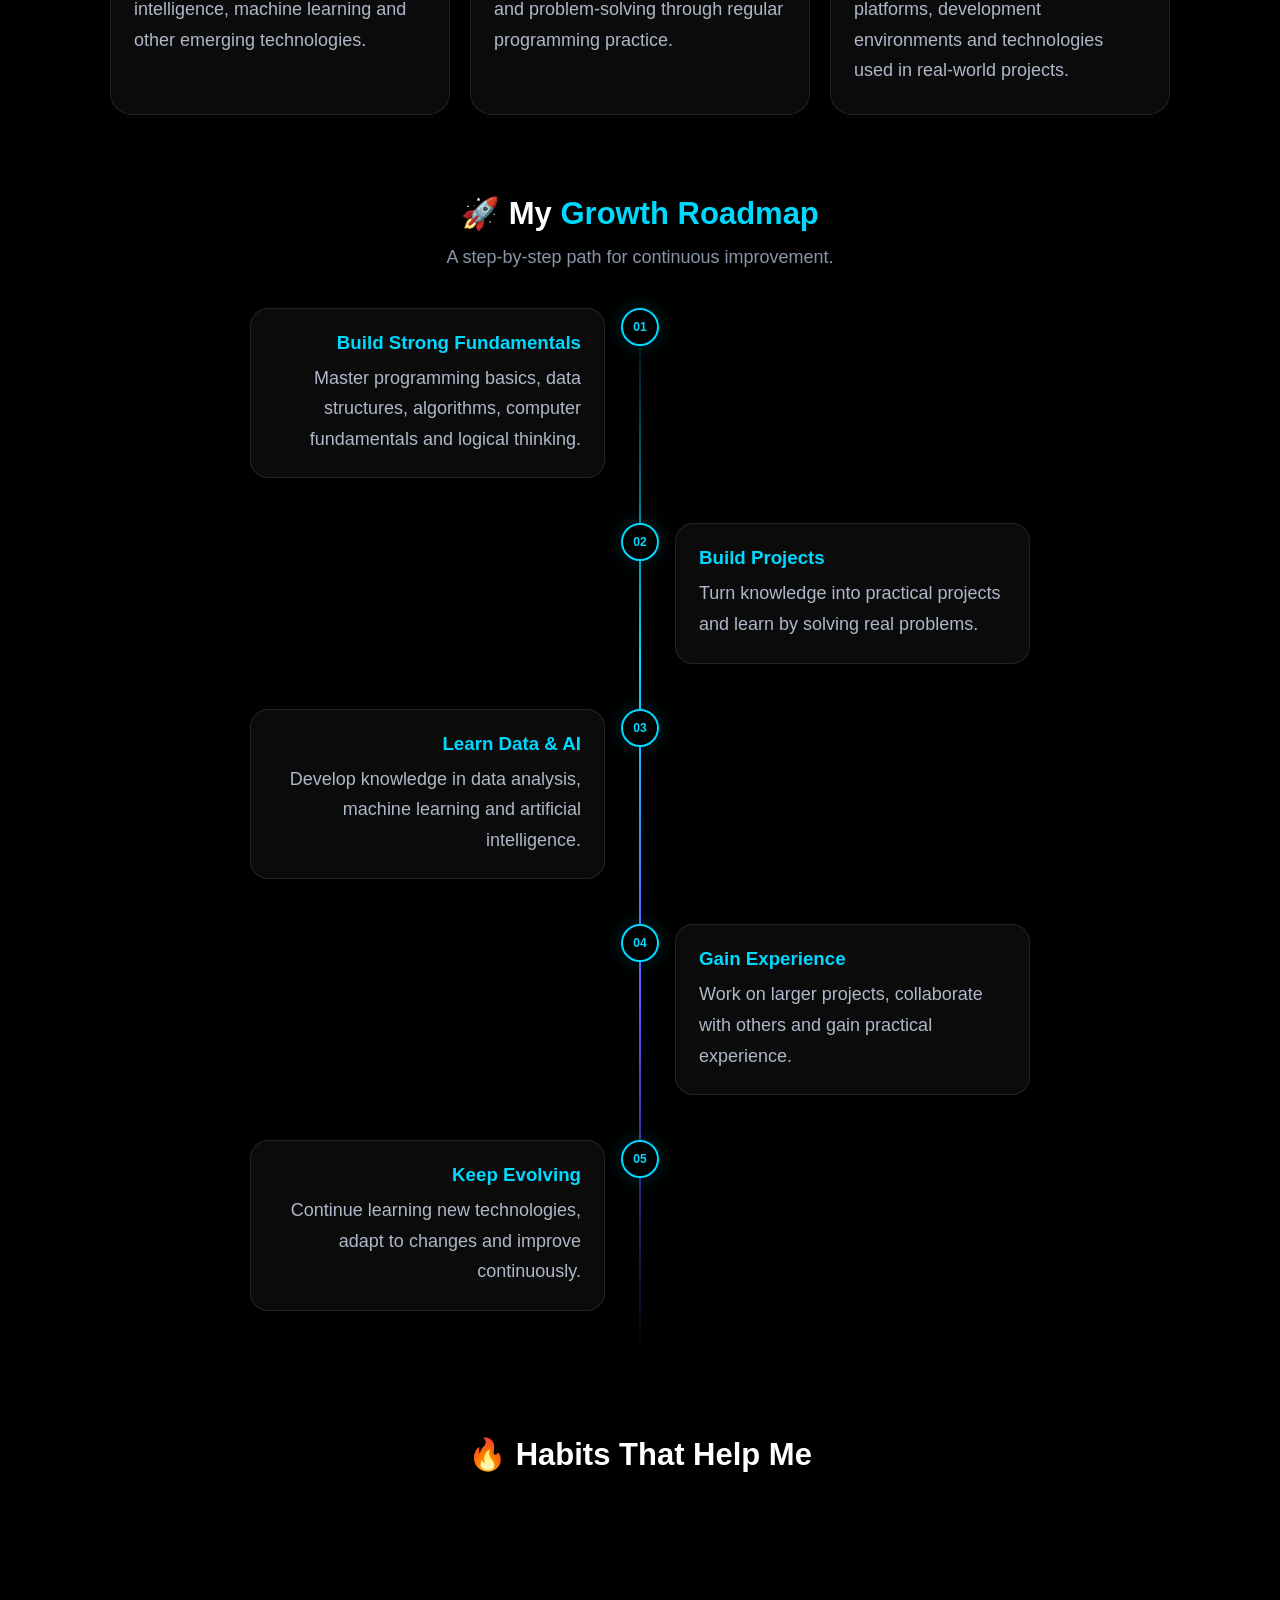
<file: grow.html>
<!DOCTYPE html>
<html lang="en">

<head>

<meta charset="UTF-8">

<meta name="viewport"
content="width=device-width, initial-scale=1.0">

<title>Vinay | Future Growth</title>

<link rel="stylesheet" href="style.css">

<style>

/* ==============================
   BASIC
============================== */

html {
    scroll-behavior: smooth;
}

body {
    margin: 0 !important;
    padding: 0 !important;
    background: #000 !important;
    color: #fff !important;
    overflow-x: hidden;
}


/* ==============================
   PAGE
============================== */

.grow-page {
    max-width: 1100px;
    margin: auto;
    padding: 25px 20px 60px;
    position: relative;
}


/* ==============================
   BACK BUTTON
============================== */

.back-button {
    display: inline-flex;

    align-items: center;
    justify-content: center;

    gap: 8px;

    padding: 12px 22px;

    border-radius: 50px;

    text-decoration: none !important;

    color: #ffffff !important;

    background: rgba(0, 217, 255, 0.08) !important;

    border: 1px solid #00d9ff;

    font-size: 15px;

    font-weight: bold;

    box-shadow:
        0 0 15px rgba(0, 217, 255, 0.08);

    transition: 0.35s ease;

    position: relative;

    z-index: 10;
}

.back-button:hover {
    transform: translateY(-4px);

    background:
        rgba(0, 217, 255, 0.18) !important;

    box-shadow:
        0 0 25px
        rgba(0, 217, 255, 0.25);
}


/* ==============================
   TOP BACK AREA
============================== */

.top-back {
    margin-bottom: 20px;
}


/* ==============================
   HERO
============================== */

.grow-hero {
    text-align: center;

    padding:
        30px 0 75px;

    animation:
        heroAppear 1s ease;
}


@keyframes heroAppear {

    from {
        opacity: 0;
        transform: translateY(40px);
    }

    to {
        opacity: 1;
        transform: translateY(0);
    }

}


/* ==============================
   FUTURE ICON
============================== */

.future-orbit {

    width: 120px;
    height: 120px;

    margin: 0 auto 35px;

    display: flex;

    align-items: center;
    justify-content: center;

    border-radius: 50%;

    position: relative;

    border:
        1px solid
        rgba(0, 217, 255, 0.5);

    box-shadow:
        0 0 35px
        rgba(0, 217, 255, 0.18);

    animation:
        floatIcon 4s ease-in-out infinite;
}


.future-orbit::before {

    content: "";

    position: absolute;

    width: 150px;
    height: 150px;

    border-radius: 50%;

    border:
        1px dashed
        rgba(0, 217, 255, 0.3);

    animation:
        rotate 8s linear infinite;
}


.future-orbit::after {

    content: "";

    position: absolute;

    width: 9px;
    height: 9px;

    border-radius: 50%;

    background: #00d9ff;

    box-shadow:
        0 0 15px #00d9ff;

    top: -5px;
}


@keyframes floatIcon {

    0%, 100% {
        transform: translateY(0);
    }

    50% {
        transform: translateY(-12px);
    }

}


@keyframes rotate {

    from {
        transform: rotate(0deg);
    }

    to {
        transform: rotate(360deg);
    }

}


.future-symbol {
    font-size: 52px;
    z-index: 2;
}


/* ==============================
   HERO TEXT
============================== */

.grow-hero h1 {

    margin: 0 0 20px;

    font-size:
        clamp(38px, 8vw, 62px);

    line-height: 1.2;
}


.grow-hero h1 span {

    color: #00d9ff;

    text-shadow:
        0 0 25px
        rgba(0, 217, 255, 0.4);
}


.grow-hero p {

    max-width: 760px;

    margin: auto;

    color: #aeb8c8;

    font-size: 17px;

    line-height: 1.8;
}


/* ==============================
   SECTIONS
============================== */

.grow-section {

    margin-bottom: 80px;

    animation:
        sectionAppear 1s ease;
}


@keyframes sectionAppear {

    from {
        opacity: 0;
        transform: translateY(30px);
    }

    to {
        opacity: 1;
        transform: translateY(0);
    }

}


/* ==============================
   TITLES
============================== */

.grow-title {

    text-align: center;

    margin-bottom: 35px;
}


.grow-title h2 {

    margin: 0 0 10px;

    font-size: 31px;
}


.grow-title h2 span {

    color: #00d9ff;
}


.grow-title p {

    margin: 0;

    color: #8995a7;

    line-height: 1.7;
}


/* ==============================
   VISION
============================== */

.vision-box {

    padding: 40px;

    border-radius: 25px;

    background:
        linear-gradient(
            135deg,
            rgba(0,217,255,0.08),
            rgba(100,60,255,0.08),
            rgba(255,255,255,0.02)
        );

    border:
        1px solid
        rgba(0,217,255,0.22);

    box-shadow:
        0 20px 55px
        rgba(0,0,0,0.4);

    transition: 0.4s ease;
}


.vision-box:hover {

    transform: translateY(-5px);

    border-color:
        rgba(0,217,255,0.45);
}


.vision-box h3 {

    margin: 0 0 18px;

    color: #00d9ff;

    font-size: 25px;
}


.vision-box p {

    margin: 0 0 18px;

    color: #b8c1d1;

    line-height: 1.85;
}


.vision-box p:last-child {

    margin-bottom: 0;
}


/* ==============================
   LEARNING CARDS
============================== */

.learning-grid {

    display: grid;

    grid-template-columns:
        repeat(3, 1fr);

    gap: 20px;
}


.future-card {

    min-height: 220px;

    padding: 28px 23px;

    border-radius: 22px;

    background:
        rgba(255,255,255,0.045);

    border:
        1px solid
        rgba(255,255,255,0.1);

    transition: 0.4s ease;

    overflow: hidden;

    position: relative;
}


.future-card:hover {

    transform:
        translateY(-10px)
        scale(1.02);

    border-color:
        rgba(0,217,255,0.45);

    box-shadow:
        0 20px 45px
        rgba(0,0,0,0.4);
}


.future-icon {

    font-size: 38px;

    margin-bottom: 17px;

    display: inline-block;

    transition: 0.4s ease;
}


.future-card:hover .future-icon {

    transform:
        scale(1.15)
        rotate(-5deg);
}


.future-card h3 {

    margin: 0 0 12px;

    font-size: 21px;
}


.future-card p {

    margin: 0;

    color: #aeb8c8;

    line-height: 1.7;
}


/* ==============================
   ROADMAP
============================== */

.roadmap {

    max-width: 850px;

    margin: auto;

    position: relative;
}


.roadmap::before {

    content: "";

    position: absolute;

    left: 50%;

    top: 0;
    bottom: 0;

    width: 2px;

    transform:
        translateX(-50%);

    background:
        linear-gradient(
            to bottom,
            transparent,
            #00d9ff,
            #6c4cff,
            transparent
        );
}


.roadmap-item {

    width: 50%;

    box-sizing: border-box;

    padding:
        0 35px 45px;

    position: relative;
}


.roadmap-item:nth-child(even) {

    margin-left: 50%;

    text-align: left;
}


.roadmap-item:nth-child(odd) {

    text-align: right;
}


.roadmap-number {

    position: absolute;

    top: 0;

    width: 38px;
    height: 38px;

    display: flex;

    align-items: center;
    justify-content: center;

    border-radius: 50%;

    background: #000;

    border:
        2px solid #00d9ff;

    color: #00d9ff;

    font-size: 12px;

    font-weight: bold;

    box-shadow:
        0 0 18px
        rgba(0,217,255,0.2);
}


.roadmap-item:nth-child(odd)
.roadmap-number {

    right: -19px;
}


.roadmap-item:nth-child(even)
.roadmap-number {

    left: -19px;
}


.roadmap-content {

    padding: 23px;

    border-radius: 18px;

    background:
        rgba(255,255,255,0.045);

    border:
        1px solid
        rgba(255,255,255,0.1);

    transition: 0.35s ease;
}


.roadmap-content:hover {

    transform:
        translateY(-5px);

    border-color:
        rgba(0,217,255,0.4);
}


.roadmap-content h3 {

    margin: 0 0 9px;

    color: #00d9ff;
}


.roadmap-content p {

    margin: 0;

    color: #aeb8c8;

    line-height: 1.7;
}


/* ==============================
   HABITS
============================== */

.habits {

    display: grid;

    grid-template-columns:
        repeat(2, 1fr);

    gap: 18px;
}


.habit {

    display: flex;

    gap: 17px;

    padding: 25px;

    border-radius: 18px;

    background:
        rgba(255,255,255,0.045);

    border:
        1px solid
        rgba(255,255,255,0.1);

    transition: 0.35s ease;
}


.habit:hover {

    transform:
        translateX(6px);

    border-color:
        rgba(0,217,255,0.35);
}


.habit-icon {

    font-size: 30px;

    flex-shrink: 0;
}


.habit h3 {

    margin: 0 0 7px;
}


.habit p {

    margin: 0;

    color: #aeb8c8;

    line-height: 1.6;
}


/* ==============================
   CAREER
============================== */

.career-box {

    text-align: center;

    padding: 45px 25px;

    border-radius: 25px;

    background:
        linear-gradient(
            135deg,
            rgba(0,217,255,0.09),
            rgba(100,60,255,0.09)
        );

    border:
        1px solid
        rgba(0,217,255,0.2);

    box-shadow:
        0 20px 60px
        rgba(0,0,0,0.35);
}


.career-box h2 {

    margin: 0 0 18px;

    font-size: 32px;
}


.career-box h2 span {

    color: #00d9ff;
}


.career-box p {

    max-width: 750px;

    margin: auto;

    color: #aeb8c8;

    line-height: 1.8;
}


/* ==============================
   FUTURE PATH
============================== */

.future-path {

    display: flex;

    align-items: center;

    justify-content: center;

    gap: 10px;

    margin-top: 35px;
}


.path-item {

    flex: 1;

    padding: 20px 10px;

    border-radius: 17px;

    background:
        rgba(255,255,255,0.05);

    border:
        1px solid
        rgba(255,255,255,0.1);
}


.path-item strong {

    display: block;

    margin-bottom: 7px;

    color: #00d9ff;
}


.path-item span {

    color: #9da7b7;

    font-size: 13px;
}


.path-arrow {

    color: #00d9ff;

    font-size: 22px;
}


/* ==============================
   FINAL MESSAGE
============================== */

.final-growth {

    text-align: center;

    padding: 45px 25px;

    margin-bottom: 45px;

    border-radius: 25px;

    background:
        rgba(255,255,255,0.035);

    border:
        1px solid
        rgba(255,255,255,0.1);
}


.final-growth h2 {

    margin: 0 0 15px;

    font-size: 30px;
}


.final-growth h2 span {

    color: #00d9ff;
}


.final-growth p {

    max-width: 700px;

    margin: auto;

    color: #aeb8c8;

    line-height: 1.8;
}


/* ==============================
   BOTTOM BACK BUTTON
============================== */

.bottom-back {

    text-align: center;

    margin-top: 10px;
}


.bottom-back .back-button {

    display: inline-flex;
}


/* ==============================
   MOBILE
============================== */

@media (max-width: 750px) {

    .grow-page {

        padding:
            20px 16px 50px;
    }


    .grow-hero {

        padding-bottom: 60px;
    }


    .future-orbit {

        width: 100px;
        height: 100px;
    }


    .future-orbit::before {

        width: 130px;
        height: 130px;
    }


    .future-symbol {

        font-size: 45px;
    }


    .grow-hero h1 {

        font-size: 39px;
    }


    .grow-hero p {

        font-size: 16px;
    }


    .grow-title h2 {

        font-size: 27px;
    }


    .vision-box {

        padding: 27px 22px;
    }


    .learning-grid {

        grid-template-columns: 1fr;
    }


    .habits {

        grid-template-columns: 1fr;
    }


    /* MOBILE ROADMAP */

    .roadmap::before {

        left: 18px;

        transform: none;
    }


    .roadmap-item,
    .roadmap-item:nth-child(odd),
    .roadmap-item:nth-child(even) {

        width: 100%;

        margin-left: 0;

        padding:
            0 0 35px 55px;

        text-align: left;
    }


    .roadmap-item:nth-child(odd)
    .roadmap-number,
    .roadmap-item:nth-child(even)
    .roadmap-number {

        left: 0;

        right: auto;
    }


    .career-box {

        padding:
            35px 20px;
    }


    .future-path {

        flex-direction: column;
    }


    .path-item {

        width: 100%;

        box-sizing: border-box;
    }


    .path-arrow {

        transform:
            rotate(90deg);
    }

}

</style>

</head>


<body>


<main class="grow-page">


<!-- =========================================
     BACK TO ABOUT
     TOP
========================================= -->

<div class="top-back">

    <a href="about.html"
       class="back-button">

        ← Back to About

    </a>

</div>



<!-- =========================================
     HERO
========================================= -->

<section class="grow-hero">


    <div class="future-orbit">

        <div class="future-symbol">
            🚀
        </div>

    </div>


    <h1>

        Build Today.
        <span>Grow Tomorrow.</span>

    </h1>


    <p>

        My future is built one skill at a time.
        This journey is about learning new technologies,
        building meaningful projects, improving my
        problem-solving ability and becoming better
        every day.

    </p>


</section>



<!-- =========================================
     FUTURE VISION
========================================= -->

<section class="grow-section">


    <div class="grow-title">

        <h2>
            🌟 My <span>Future Vision</span>
        </h2>

        <p>
            Where I want my learning journey to take me.
        </p>

    </div>


    <div class="vision-box">

        <h3>
            Becoming A Skilled Technology Professional
        </h3>


        <p>

            As a B.Tech Data Science student, I want to
            continuously improve my technical knowledge
            and understand how technology can solve
            real-world problems.

        </p>


        <p>

            My goal is not only to learn programming
            languages, but also to understand how to
            think logically, analyze problems, create
            useful solutions and work on meaningful
            projects.

        </p>


        <p>

            Technology is constantly changing, so
            continuous learning will be an important
            part of my future growth.

        </p>

    </div>

</section>



<!-- =========================================
     WHAT TO LEARN
========================================= -->

<section class="grow-section">


    <div class="grow-title">

        <h2>
            🧠 What I Need To
            <span>Learn</span>
        </h2>

        <p>
            Important areas that can help me grow in the future.
        </p>

    </div>


    <div class="learning-grid">


        <div class="future-card">

            <div class="future-icon">
                💻
            </div>

            <h3>
                Programming
            </h3>

            <p>

                Strengthen programming fundamentals and
                learn languages such as Java and Python
                while improving coding skills.

            </p>

        </div>



        <div class="future-card">

            <div class="future-icon">
                📊
            </div>

            <h3>
                Data Science
            </h3>

            <p>

                Learn data analysis, statistics,
                visualization, databases and
                machine learning concepts.

            </p>

        </div>



        <div class="future-card">

            <div class="future-icon">
                🌐
            </div>

            <h3>
                Web Development
            </h3>

            <p>

                Continue improving HTML, CSS and
                JavaScript and understand how modern
                websites and applications are created.

            </p>

        </div>



        <div class="future-card">

            <div class="future-icon">
                🤖
            </div>

            <h3>
                AI & Technology
            </h3>

            <p>

                Gradually understand artificial
                intelligence, machine learning and
                other emerging technologies.

            </p>

        </div>



        <div class="future-card">

            <div class="future-icon">
                🧩
            </div>

            <h3>
                Problem Solving
            </h3>

            <p>

                Improve logical thinking, algorithms
                and problem-solving through regular
                programming practice.

            </p>

        </div>



        <div class="future-card">

            <div class="future-icon">
                ☁️
            </div>

            <h3>
                Modern Tools
            </h3>

            <p>

                Learn tools such as Git, cloud platforms,
                development environments and technologies
                used in real-world projects.

            </p>

        </div>


    </div>

</section>



<!-- =========================================
     GROWTH ROADMAP
========================================= -->

<section class="grow-section">


    <div class="grow-title">

        <h2>
            🚀 My <span>Growth Roadmap</span>
        </h2>

        <p>
            A step-by-step path for continuous improvement.
        </p>

    </div>


    <div class="roadmap">


        <div class="roadmap-item">

            <div class="roadmap-number">
                01
            </div>

            <div class="roadmap-content">

                <h3>
                    Build Strong Fundamentals
                </h3>

                <p>

                    Master programming basics,
                    data structures, algorithms,
                    computer fundamentals and
                    logical thinking.

                </p>

            </div>

        </div>



        <div class="roadmap-item">

            <div class="roadmap-number">
                02
            </div>

            <div class="roadmap-content">

                <h3>
                    Build Projects
                </h3>

                <p>

                    Turn knowledge into practical
                    projects and learn by solving
                    real problems.

                </p>

            </div>

        </div>



        <div class="roadmap-item">

            <div class="roadmap-number">
                03
            </div>

            <div class="roadmap-content">

                <h3>
                    Learn Data & AI
                </h3>

                <p>

                    Develop knowledge in data analysis,
                    machine learning and artificial
                    intelligence.

                </p>

            </div>

        </div>



        <div class="roadmap-item">

            <div class="roadmap-number">
                04
            </div>

            <div class="roadmap-content">

                <h3>
                    Gain Experience
                </h3>

                <p>

                    Work on larger projects, collaborate
                    with others and gain practical
                    experience.

                </p>

            </div>

        </div>



        <div class="roadmap-item">

            <div class="roadmap-number">
                05
            </div>

            <div class="roadmap-content">

                <h3>
                    Keep Evolving
                </h3>

                <p>

                    Continue learning new technologies,
                    adapt to changes and improve
                    continuously.

                </p>

            </div>

        </div>


    </div>

</section>



<!-- =========================================
     HABITS
========================================= -->

<section class="grow-section">


    <div class="grow-title">

        <h2>
            🔥 Habits That Help Me
</file>
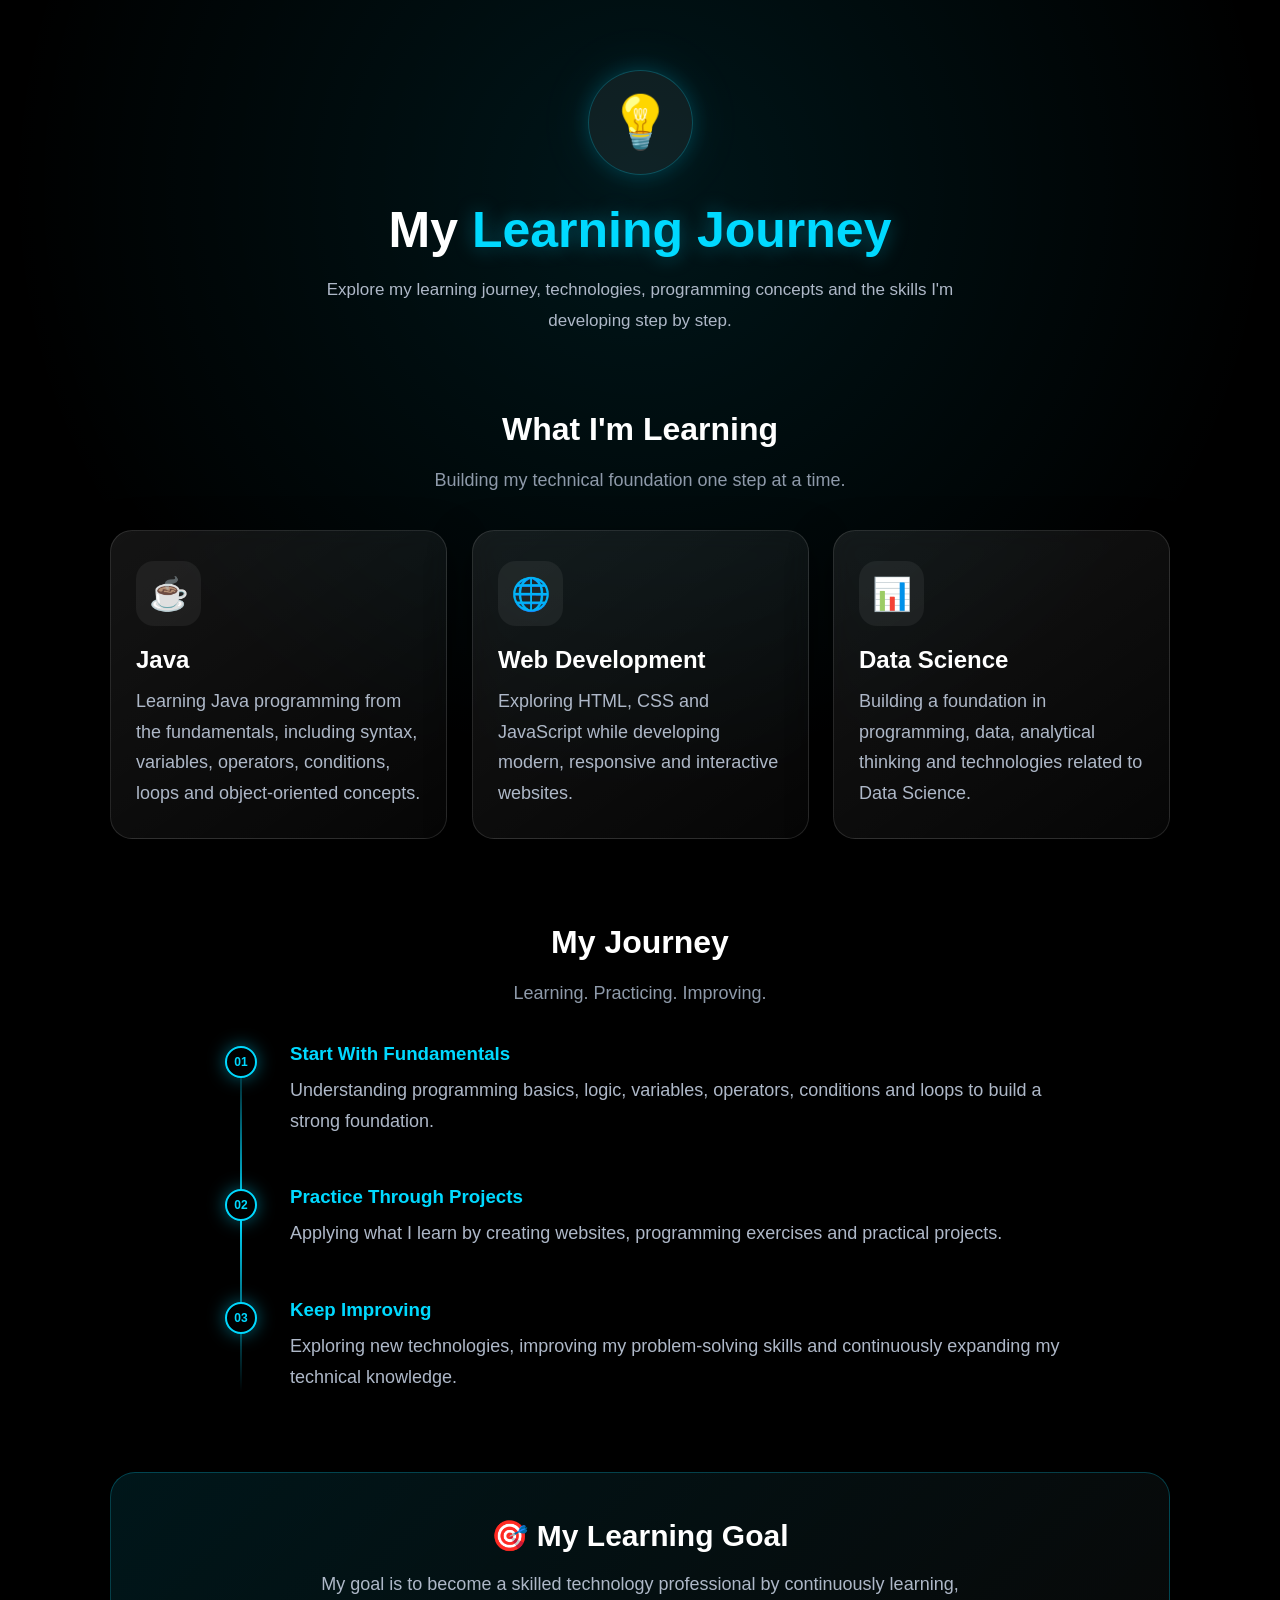
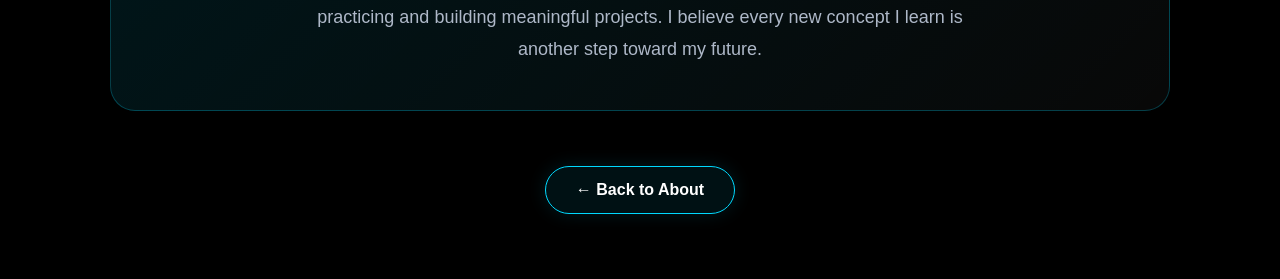
<file: learn.html>
<!DOCTYPE html>
<html lang="en">

<head>

    <meta charset="UTF-8">

    <meta name="viewport"
          content="width=device-width, initial-scale=1.0">

    <title>Vinay | Learning Journey</title>

    <link rel="stylesheet" href="style.css">

    <style>

        /* =========================
           LEARN PAGE - BLACK THEME
        ========================= */

        html {
            background: #000000;
        }

        body {
            margin: 0;
            padding: 0;
            overflow-x: hidden;

            background:
                radial-gradient(
                    circle at 50% 10%,
                    rgba(0,217,255,0.10),
                    transparent 35%
                ),
                #000000 !important;

            color: #ffffff !important;
        }


        .learn-page {

            width: 100%;
            max-width: 1100px;

            margin: auto;

            padding:
                70px 20px 50px;

            box-sizing: border-box;
        }


        /* =========================
           HERO
        ========================= */

        .learn-hero {

            text-align: center;

            margin-bottom: 75px;

            animation:
                heroEnter 1s ease forwards;
        }


        @keyframes heroEnter {

            from {
                opacity: 0;
                transform: translateY(40px);
            }

            to {
                opacity: 1;
                transform: translateY(0);
            }

        }


        /* LIGHT BULB */

        .learn-icon {

            width: 105px;
            height: 105px;

            margin: auto;

            display: flex;

            align-items: center;
            justify-content: center;

            font-size: 52px;

            border-radius: 50%;

            background:
                rgba(255,255,255,0.06);

            border:
                1px solid rgba(0,217,255,0.25);

            box-shadow:
                0 0 20px rgba(0,217,255,0.20),
                0 0 60px rgba(0,217,255,0.08);

            animation:
                floating 3s ease-in-out infinite;
        }


        @keyframes floating {

            0%,100% {
                transform: translateY(0);
            }

            50% {
                transform: translateY(-12px);
            }

        }


        .learn-hero h1 {

            color: #ffffff !important;

            font-size: 50px;

            margin:
                25px 0 15px;

            line-height: 1.2;
        }


        .learn-hero h1 span {

            color: #00d9ff !important;

            text-shadow:
                0 0 20px rgba(0,217,255,0.35);
        }


        .learn-hero p {

            max-width: 700px;

            margin: auto;

            color: #aeb8c8 !important;

            line-height: 1.8;

            font-size: 17px;
        }


        /* =========================
           SECTION TITLES
        ========================= */

        .section-title {

            text-align: center;

            margin-bottom: 35px;
        }


        .section-title h2 {

            color: #ffffff !important;

            font-size: 32px;

            margin-bottom: 10px;
        }


        .section-title p {

            color: #8e9aaa !important;

            line-height: 1.6;
        }


        /* =========================
           LEARNING GRID
        ========================= */

        .learning-grid {

            display: grid;

            grid-template-columns:
                repeat(3, 1fr);

            gap: 25px;

            margin-bottom: 85px;
        }


        /* =========================
           LEARNING CARD
        ========================= */

        .learning-card {

            position: relative;

            padding: 30px 25px;

            min-height: 245px;

            border-radius: 22px;

            background:
                linear-gradient(
                    145deg,
                    rgba(255,255,255,0.08),
                    rgba(255,255,255,0.025)
                ) !important;

            border:
                1px solid rgba(255,255,255,0.12);

            box-shadow:
                0 15px 40px rgba(0,0,0,0.5);

            backdrop-filter:
                blur(12px);

            overflow: hidden;

            box-sizing: border-box;

            transition:
                0.4s ease;

            animation:
                cardEnter 0.8s ease both;
        }


        .learning-card:nth-child(1) {
            animation-delay: 0.2s;
        }

        .learning-card:nth-child(2) {
            animation-delay: 0.4s;
        }

        .learning-card:nth-child(3) {
            animation-delay: 0.6s;
        }


        @keyframes cardEnter {

            from {
                opacity: 0;
                transform:
                    translateY(40px)
                    scale(0.95);
            }

            to {
                opacity: 1;
                transform:
                    translateY(0)
                    scale(1);
            }

        }


        .learning-card::before {

            content: "";

            position: absolute;

            width: 150px;
            height: 150px;

            right: -60px;
            top: -60px;

            border-radius: 50%;

            background: #00d9ff;

            filter: blur(75px);

            opacity: 0;

            transition: 0.4s ease;
        }


        .learning-card:hover {

            transform:
                translateY(-12px);

            border-color:
                rgba(0,217,255,0.5);

            box-shadow:
                0 25px 60px rgba(0,0,0,0.65),
                0 0 25px rgba(0,217,255,0.12);
        }


        .learning-card:hover::before {

            opacity: 0.16;
        }


        /* CARD ICON */

        .learning-icon {

            width: 65px;
            height: 65px;

            display: flex;

            align-items: center;
            justify-content: center;

            font-size: 32px;

            border-radius: 18px;

            background:
                rgba(255,255,255,0.06);

            margin-bottom: 20px;

            transition:
                0.4s ease;
        }


        .learning-card:hover
        .learning-icon {

            transform:
                scale(1.12)
                rotate(-6deg);

            box-shadow:
                0 0 20px
                rgba(0,217,255,0.15);
        }


        .learning-card h3 {

            color: #ffffff !important;

            font-size: 24px;

            margin:
                0 0 12px;
        }


        .learning-card p {

            color: #aeb8c8 !important;

            line-height: 1.7;

            margin: 0;
        }


        /* =========================
           JOURNEY
        ========================= */

        .journey {

            position: relative;

            max-width: 850px;

            margin:
                0 auto 80px;
        }


        .journey::before {

            content: "";

            position: absolute;

            left: 25px;

            top: 0;
            bottom: 0;

            width: 2px;

            background:
                linear-gradient(
                    to bottom,
                    transparent,
                    #00d9ff,
                    transparent
                );
        }


        .journey-item {

            position: relative;

            padding-left: 75px;

            margin-bottom: 50px;

            animation:
                journeyAppear 1s ease both;
        }


        @keyframes journeyAppear {

            from {
                opacity: 0;
                transform: translateX(-30px);
            }

            to {
                opacity: 1;
                transform: translateX(0);
            }

        }


        .journey-dot {

            position: absolute;

            left: 10px;
            top: 3px;

            width: 32px;
            height: 32px;

            display: flex;

            align-items: center;
            justify-content: center;

            border-radius: 50%;

            background: #000000;

            border:
                2px solid #00d9ff;

            color: #00d9ff;

            box-shadow:
                0 0 18px
                rgba(0,217,255,0.45);

            font-size: 12px;

            font-weight: bold;
        }


        .journey-item h3 {

            color: #00d9ff !important;

            margin:
                0 0 10px;
        }


        .journey-item p {

            color: #aeb8c8 !important;

            line-height: 1.7;

            margin: 0;
        }


        /* =========================
           GOAL
        ========================= */

        .learning-goal {

            text-align: center;

            padding:
                45px 25px;

            border-radius: 25px;

            background:
                linear-gradient(
                    135deg,
                    rgba(0,217,255,0.10),
                    rgba(255,255,255,0.03)
                ) !important;

            border:
                1px solid rgba(0,217,255,0.25);

            box-shadow:
                0 20px 50px
                rgba(0,0,0,0.5);

            animation:
                pulseBox 4s ease-in-out infinite;
        }


        @keyframes pulseBox {

            0%,100% {
                box-shadow:
                    0 20px 50px
                    rgba(0,0,0,0.5);
            }

            50% {
                box-shadow:
                    0 20px 60px
                    rgba(0,217,255,0.12);
            }

        }


        .learning-goal h2 {

            color: #ffffff !important;

            font-size: 30px;

            margin:
                0 0 15px;
        }


        .learning-goal p {

            max-width: 700px;

            margin: auto;

            color: #aeb8c8 !important;

            line-height: 1.8;
        }


        /* =========================
           BACK TO ABOUT
        ========================= */

        .back-button {

            display: block;

            width: fit-content;

            margin:
                55px auto 15px;

            padding:
                14px 30px;

            border-radius: 50px;

            text-decoration: none;

            color: #ffffff !important;

            background:
                rgba(0,217,255,0.08) !important;

            border:
                1px solid #00d9ff;

            font-size: 16px;

            font-weight: bold;

            box-shadow:
                0 0 18px
                rgba(0,217,255,0.12);

            transition:
                0.3s ease;
        }


        .back-button:hover {

            transform:
                translateY(-5px);

            background:
                rgba(0,217,255,0.18) !important;

            box-shadow:
                0 0 30px
                rgba(0,217,255,0.25);
        }


        /* =========================
           MOBILE
        ========================= */

        @media (max-width: 800px) {

            .learn-page {

                padding:
                    55px 18px 40px;
            }


            .learn-hero h1 {

                font-size: 38px;
            }


            .learn-hero p {

                font-size: 16px;
            }


            .learning-grid {

                grid-template-columns:
                    1fr;

                gap: 20px;
            }


            .learning-card {

                min-height: auto;
            }


            .journey::before {

                left: 18px;
            }


            .journey-item {

                padding-left: 55px;
            }


            .journey-dot {

                left: 3px;
            }


            .learning-goal {

                padding:
                    35px 20px;
            }


            .learning-goal h2 {

                font-size: 26px;
            }

        }

    </style>

</head>


<body>


<main class="learn-page">


    <!-- HERO -->

    <section class="learn-hero">

        <div class="learn-icon">
            💡
        </div>

        <h1>
            My <span>Learning Journey</span>
        </h1>

        <p>
            Explore my learning journey, technologies,
            programming concepts and the skills I'm
            developing step by step.
        </p>

    </section>



    <!-- WHAT I'M LEARNING -->

    <section>

        <div class="section-title">

            <h2>
                What I'm Learning
            </h2>

            <p>
                Building my technical foundation one step at a time.
            </p>

        </div>


        <div class="learning-grid">


            <div class="learning-card">

                <div class="learning-icon">
                    ☕
                </div>

                <h3>
                    Java
                </h3>

                <p>
                    Learning Java programming from the fundamentals,
                    including syntax, variables, operators,
                    conditions, loops and object-oriented concepts.
                </p>

            </div>



            <div class="learning-card">

                <div class="learning-icon">
                    🌐
                </div>

                <h3>
                    Web Development
                </h3>

                <p>
                    Exploring HTML, CSS and JavaScript while
                    developing modern, responsive and interactive
                    websites.
                </p>

            </div>



            <div class="learning-card">

                <div class="learning-icon">
                    📊
                </div>

                <h3>
                    Data Science
                </h3>

                <p>
                    Building a foundation in programming, data,
                    analytical thinking and technologies related
                    to Data Science.
                </p>

            </div>


        </div>

    </section>



    <!-- MY JOURNEY -->

    <section>

        <div class="section-title">

            <h2>
                My Journey
            </h2>

            <p>
                Learning. Practicing. Improving.
            </p>

        </div>


        <div class="journey">


            <div class="journey-item">

                <div class="journey-dot">
                    01
                </div>

                <h3>
                    Start With Fundamentals
                </h3>

                <p>
                    Understanding programming basics, logic,
                    variables, operators, conditions and loops
                    to build a strong foundation.
                </p>

            </div>



            <div class="journey-item">

                <div class="journey-dot">
                    02
                </div>

                <h3>
                    Practice Through Projects
                </h3>

                <p>
                    Applying what I learn by creating websites,
                    programming exercises and practical projects.
                </p>

            </div>



            <div class="journey-item">

                <div class="journey-dot">
                    03
                </div>

                <h3>
                    Keep Improving
                </h3>

                <p>
                    Exploring new technologies, improving my
                    problem-solving skills and continuously
                    expanding my technical knowledge.
                </p>

            </div>


        </div>

    </section>



    <!-- LEARNING GOAL -->

    <section class="learning-goal">

        <h2>
            🎯 My Learning Goal
        </h2>

        <p>
            My goal is to become a skilled technology professional
            by continuously learning, practicing and building
            meaningful projects. I believe every new concept
            I learn is another step toward my future.
        </p>

    </section>



    <!-- ONLY OPTION -->

    <a href="about.html"
       class="back-button">

        ← Back to About

    </a>


</main>


</body>

</html>
</file>
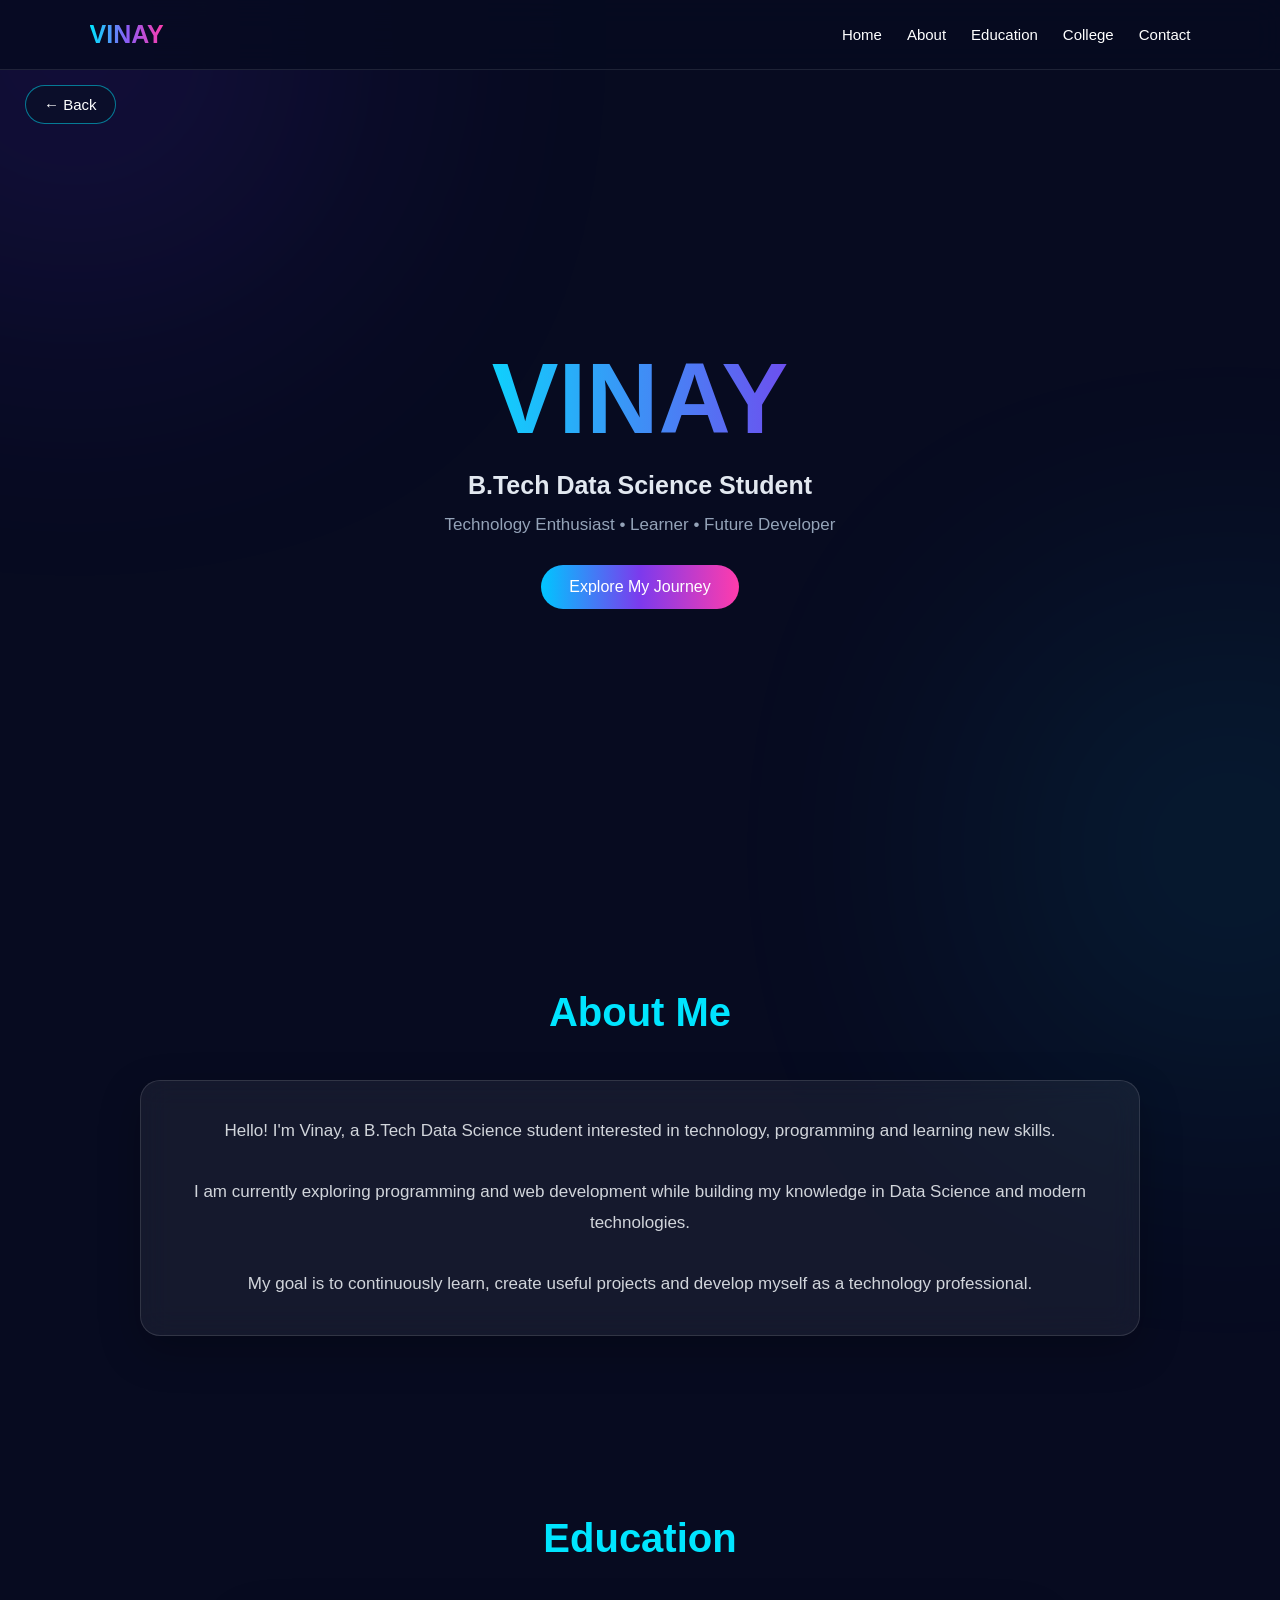
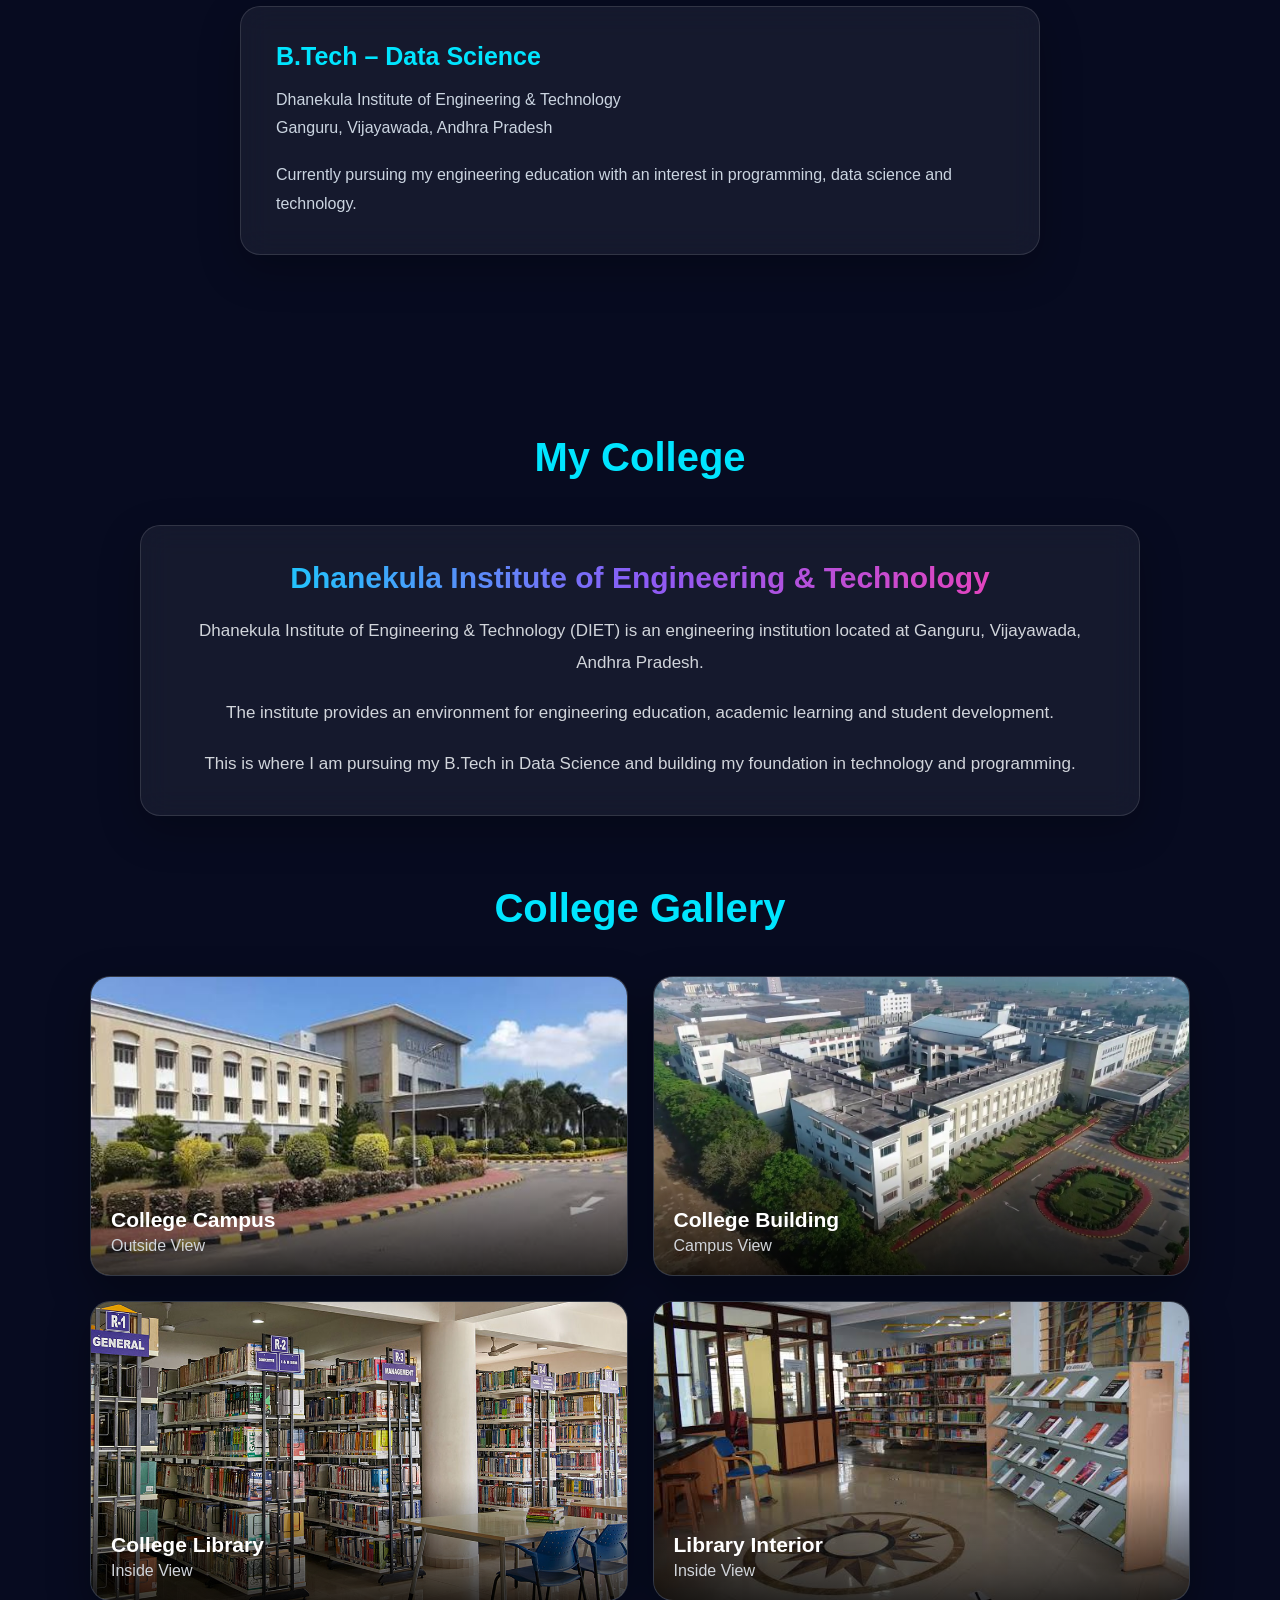
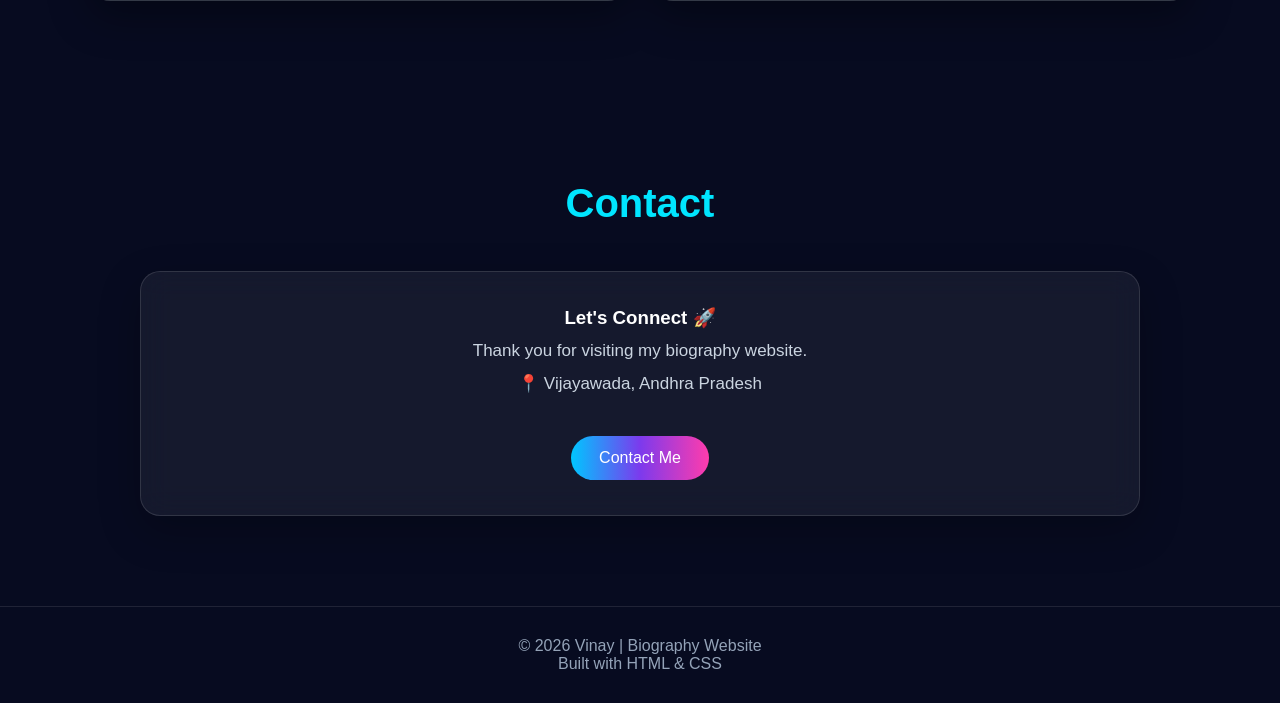
<file: photos.html>
<!DOCTYPE html>
<html lang="en">

<head>

<meta charset="UTF-8">
<meta name="viewport" content="width=device-width, initial-scale=1.0">

<title>Vinay | Biography</title>

<style>

/* =========================
   RESET
========================= */

* {
    margin: 0;
    padding: 0;
    box-sizing: border-box;
    scroll-behavior: smooth;
}


/* =========================
   BODY
========================= */

body {
    font-family: Arial, sans-serif;
    background: #070b20;
    color: white;
    overflow-x: hidden;
}


/* =========================
   BACKGROUND GLOW
========================= */

body::before {
    content: "";
    position: fixed;

    width: 450px;
    height: 450px;

    background: #6c2cff;

    border-radius: 50%;

    filter: blur(150px);

    opacity: 0.20;

    top: -180px;
    left: -150px;

    z-index: -1;
}

body::after {
    content: "";

    position: fixed;

    width: 400px;
    height: 400px;

    background: #00d9ff;

    border-radius: 50%;

    filter: blur(150px);

    opacity: 0.15;

    right: -150px;
    bottom: -150px;

    z-index: -1;
}


/* =========================
   NAVBAR
========================= */

nav {
    position: fixed;

    top: 0;
    width: 100%;
    height: 70px;

    display: flex;

    align-items: center;
    justify-content: space-between;

    padding: 0 7%;

    background: rgba(7,11,32,0.85);

    backdrop-filter: blur(15px);

    border-bottom: 1px solid rgba(255,255,255,0.10);

    z-index: 1000;
}


.logo {
    font-size: 25px;

    font-weight: bold;

    background: linear-gradient(
        90deg,
        #00e5ff,
        #8b5cf6,
        #ff3cac
    );

    -webkit-background-clip: text;

    color: transparent;
}


nav ul {
    display: flex;

    gap: 25px;

    list-style: none;
}


nav a {
    color: white;

    text-decoration: none;

    font-size: 15px;

    transition: 0.3s;
}


nav a:hover {
    color: #00e5ff;
}


/* =========================
   BACK BUTTON
========================= */

.back-button {

    position: fixed;

    top: 85px;
    left: 25px;

    z-index: 999;

    padding: 10px 18px;

    border-radius: 25px;

    border: 1px solid rgba(0,229,255,0.5);

    background: rgba(10,15,40,0.80);

    backdrop-filter: blur(10px);

    color: white;

    text-decoration: none;

    font-size: 15px;

    cursor: pointer;

    transition: 0.3s;

}


.back-button:hover {

    color: #00e5ff;

    border-color: #00e5ff;

    transform: translateX(-5px);

    box-shadow:
        0 0 15px rgba(0,229,255,0.35);
}


/* =========================
   HERO
========================= */

.hero {

    min-height: 100vh;

    display: flex;

    align-items: center;

    justify-content: center;

    text-align: center;

    padding: 100px 20px 50px;
}


.hero-content {

    animation: appear 1.5s ease;
}


.hero h1 {

    font-size: clamp(55px, 12vw, 100px);

    background: linear-gradient(
        90deg,
        #00e5ff,
        #7c3aed,
        #ff3cac,
        #00e5ff
    );

    background-size: 300%;

    -webkit-background-clip: text;

    color: transparent;

    animation: gradient 5s linear infinite;
}


.hero h2 {

    margin-top: 15px;

    font-size: 25px;

    color: #e2e8f0;
}


.hero p {

    margin-top: 15px;

    color: #94a3b8;

    font-size: 17px;
}


/* =========================
   ANIMATIONS
========================= */

@keyframes gradient {

    0% {
        background-position: 0%;
    }

    100% {
        background-position: 300%;
    }

}


@keyframes appear {

    from {
        opacity: 0;

        transform: translateY(40px);
    }

    to {
        opacity: 1;

        transform: translateY(0);
    }

}


/* =========================
   BUTTON
========================= */

.button {

    display: inline-block;

    margin-top: 30px;

    padding: 13px 28px;

    border-radius: 30px;

    color: white;

    text-decoration: none;

    background: linear-gradient(
        90deg,
        #00c6ff,
        #7c3aed,
        #ff3cac
    );

    transition: 0.4s;
}


.button:hover {

    transform: translateY(-5px);

    box-shadow:
        0 0 25px rgba(0,229,255,0.35);
}


/* =========================
   SECTIONS
========================= */

section {

    padding: 90px 7%;
}


.section-title {

    text-align: center;

    font-size: 40px;

    margin-bottom: 45px;

    color: #00e5ff;
}


/* =========================
   GLASS BOX
========================= */

.box {

    max-width: 1000px;

    margin: auto;

    padding: 35px;

    background: rgba(255,255,255,0.06);

    border: 1px solid rgba(255,255,255,0.12);

    border-radius: 20px;

    backdrop-filter: blur(15px);

    box-shadow:
        0 15px 40px rgba(0,0,0,0.25);

    transition: 0.4s;
}


.box:hover {

    border-color:
        rgba(0,229,255,0.5);

    transform: translateY(-5px);
}


/* =========================
   ABOUT
========================= */

.about-text {

    text-align: center;

    line-height: 1.8;

    color: #d1d5db;

    font-size: 17px;
}


/* =========================
   EDUCATION
========================= */

.education-box {

    max-width: 800px;

    margin: auto;
}


.education-box h3 {

    color: #00e5ff;

    font-size: 25px;

    margin-bottom: 15px;
}


.education-box p {

    color: #cbd5e1;

    line-height: 1.8;
}


/* =========================
   COLLEGE
========================= */

.college-box {

    max-width: 1000px;

    margin: auto;

    text-align: center;
}


.college-name {

    font-size: 30px;

    margin-bottom: 20px;

    background: linear-gradient(
        90deg,
        #00e5ff,
        #8b5cf6,
        #ff3cac
    );

    -webkit-background-clip: text;

    color: transparent;
}


.college-box p {

    color: #d1d5db;

    line-height: 1.9;

    font-size: 17px;
}


/* =========================
   COLLEGE GALLERY
========================= */

.gallery {

    max-width: 1100px;

    margin: auto;

    display: grid;

    grid-template-columns:
        repeat(2, 1fr);

    gap: 25px;
}


.photo {

    position: relative;

    height: 300px;

    overflow: hidden;

    border-radius: 20px;

    border:
        1px solid rgba(255,255,255,0.15);

    background: #111827;

    box-shadow:
        0 15px 40px rgba(0,0,0,0.35);

    transition: 0.4s;
}


.photo:hover {

    transform: translateY(-8px);

    box-shadow:
        0 20px 45px rgba(0,229,255,0.18);
}


.photo img {

    width: 100%;

    height: 100%;

    object-fit: cover;

    transition: 0.6s;
}


.photo:hover img {

    transform: scale(1.08);
}


.photo::after {

    content: "";

    position: absolute;

    inset: 0;

    background:
        linear-gradient(
            transparent 60%,
            rgba(0,0,0,0.75)
        );
}


.photo-title {

    position: absolute;

    bottom: 20px;

    left: 20px;

    z-index: 2;
}


.photo-title h3 {

    font-size: 21px;
}


.photo-title p {

    margin-top: 5px;

    color: #d1d5db;
}


/* =========================
   CONTACT
========================= */

.contact {

    text-align: center;
}


.contact p {

    margin: 12px;

    color: #cbd5e1;

    font-size: 17px;
}


/* =========================
   FOOTER
========================= */

footer {

    text-align: center;

    padding: 30px;

    border-top:
        1px solid rgba(255,255,255,0.10);

    color: #94a3b8;
}


/* =========================
   MOBILE
========================= */

@media (max-width: 700px) {

    nav {

        padding: 0 20px;
    }


    nav ul {

        display: none;
    }


    .back-button {

        top: 82px;

        left: 15px;

        padding: 8px 14px;

        font-size: 14px;
    }


    section {

        padding: 70px 20px;
    }


    .hero h1 {

        font-size: 60px;
    }


    .hero h2 {

        font-size: 20px;
    }


    .section-title {

        font-size: 32px;
    }


    .box {

        padding: 25px;
    }


    .college-name {

        font-size: 25px;
    }


    .gallery {

        grid-template-columns: 1fr;
    }


    .photo {

        height: 240px;
    }

}

</style>

</head>


<body>


<!-- =========================
     INVISIBLE BACKGROUND MUSIC
========================= -->

<audio
    id="backgroundMusic"
    autoplay
    loop
    preload="auto"
    style="display:none;"
>

    <source
        src="quentingaming-interstellar-582594.mp3"
        type="audio/mpeg"
    >

</audio>



<!-- =========================
     NAVIGATION
========================= -->

<nav>

    <div class="logo">
        VINAY
    </div>

    <ul>

        <li>
            <a href="#home">
                Home
            </a>
        </li>

        <li>
            <a href="#about">
                About
            </a>
        </li>

        <li>
            <a href="#education">
                Education
            </a>
        </li>

        <li>
            <a href="#college">
                College
            </a>
        </li>

        <li>
            <a href="#contact">
                Contact
            </a>
        </li>

    </ul>

</nav>



<!-- =========================
     BACK BUTTON
========================= -->

<button
    class="back-button"
    onclick="goBack()"
>
    ← Back
</button>



<!-- =========================
     HOME
========================= -->

<section
    class="hero"
    id="home"
>

    <div class="hero-content">

        <h1>
            VINAY
        </h1>

        <h2>
            B.Tech Data Science Student
        </h2>

        <p>
            Technology Enthusiast • Learner • Future Developer
        </p>

        <a
            href="#about"
            class="button"
        >
            Explore My Journey
        </a>

    </div>

</section>



<!-- =========================
     ABOUT
========================= -->

<section id="about">

    <h2 class="section-title">
        About Me
    </h2>

    <div class="box about-text">

        <p>
            Hello! I'm Vinay, a B.Tech Data Science student
            interested in technology, programming and
            learning new skills.
        </p>

        <br>

        <p>
            I am currently exploring programming and web
            development while building my knowledge in
            Data Science and modern technologies.
        </p>

        <br>

        <p>
            My goal is to continuously learn, create useful
            projects and develop myself as a technology
            professional.
        </p>

    </div>

</section>



<!-- =========================
     EDUCATION
========================= -->

<section id="education">

    <h2 class="section-title">
        Education
    </h2>

    <div class="box education-box">

        <h3>
            B.Tech – Data Science
        </h3>

        <p>
            Dhanekula Institute of Engineering & Technology
        </p>

        <p>
            Ganguru, Vijayawada, Andhra Pradesh
        </p>

        <br>

        <p>
            Currently pursuing my engineering education
            with an interest in programming, data science
            and technology.
        </p>

    </div>

</section>



<!-- =========================
     COLLEGE
========================= -->

<section id="college">

    <h2 class="section-title">
        My College
    </h2>


    <div class="box college-box">

        <h3 class="college-name">

            Dhanekula Institute of
            Engineering & Technology

        </h3>


        <p>

            Dhanekula Institute of Engineering & Technology
            (DIET) is an engineering institution located at
            Ganguru, Vijayawada, Andhra Pradesh.

        </p>


        <br>


        <p>

            The institute provides an environment for
            engineering education, academic learning and
            student development.

        </p>


        <br>


        <p>

            This is where I am pursuing my B.Tech in
            Data Science and building my foundation
            in technology and programming.

        </p>

    </div>



    <!-- =========================
         COLLEGE PHOTOS
    ========================= -->

    <h2
        class="section-title"
        style="margin-top:70px;"
    >

        College Gallery

    </h2>


    <div class="gallery">


        <!-- PHOTO 1 -->

        <div class="photo">

            <img
                src="1789309305949.jpeg"
                alt="Dhanekula Institute campus outside view"
            >

            <div class="photo-title">

                <h3>
                    College Campus
                </h3>

                <p>
                    Outside View
                </p>

            </div>

        </div>



        <!-- PHOTO 2 -->

        <div class="photo">

            <img
                src="1789309353059.jpeg"
                alt="Dhanekula Institute college building"
            >

            <div class="photo-title">

                <h3>
                    College Building
                </h3>

                <p>
                    Campus View
                </p>

            </div>

        </div>



        <!-- PHOTO 3 -->

        <div class="photo">

            <img
                src="1789309530502.jpeg"
                alt="College library interior"
            >

            <div class="photo-title">

                <h3>
                    College Library
                </h3>

                <p>
                    Inside View
                </p>

            </div>

        </div>



        <!-- PHOTO 4 -->

        <div class="photo">

            <img
                src="1789309537984.jpeg"
                alt="College library inside view"
            >

            <div class="photo-title">

                <h3>
                    Library Interior
                </h3>

                <p>
                    Inside View
                </p>

            </div>

        </div>

    </div>

</section>



<!-- =========================
     CONTACT
========================= -->

<section id="contact">

    <h2 class="section-title">
        Contact
    </h2>


    <div class="box contact">

        <h3>
            Let's Connect 🚀
        </h3>

        <p>
            Thank you for visiting my biography website.
        </p>

        <p>
            📍 Vijayawada, Andhra Pradesh
        </p>

        <a
            href="mailto:your-email@example.com"
            class="button"
        >
            Contact Me
        </a>

    </div>

</section>



<!-- =========================
     FOOTER
========================= -->

<footer>

    <p>
        © 2026 Vinay | Biography Website
    </p>

    <p>
        Built with HTML & CSS
    </p>

</footer>



<!-- =========================
     BACK BUTTON SCRIPT
========================= -->

<script>

/* =========================
   BACK BUTTON
========================= */

function goBack() {

    if (document.referrer) {

        history.back();

    } else {

        window.location.href = "index.html";

    }

}


/* =========================
   BACKGROUND MUSIC
========================= */

const backgroundMusic =
    document.getElementById("backgroundMusic");


/*
   Try to start the music automatically.
   Some mobile browsers block autoplay with sound.
*/

window.addEventListener("load", function() {

    backgroundMusic.volume = 1.0;

    const playMusic = backgroundMusic.play();

    if (playMusic !== undefined) {

        playMusic.catch(function() {

            /*
               Chrome/mobile browser blocked autoplay.
               Start it after the visitor interacts
               with the page.
            */

        });

    }

});


/*
   If autoplay was blocked, start the music
   after the first user interaction.
*/

function startMusic() {

    backgroundMusic.play().catch(function() {});

}


document.addEventListener(
    "click",
    startMusic,
    { once: true }
);


document.addEventListener(
    "touchstart",
    startMusic,
    { once: true }
);


document.addEventListener(
    "scroll",
    startMusic,
    { once: true }
);

</script>


</body>

</html>
</file>
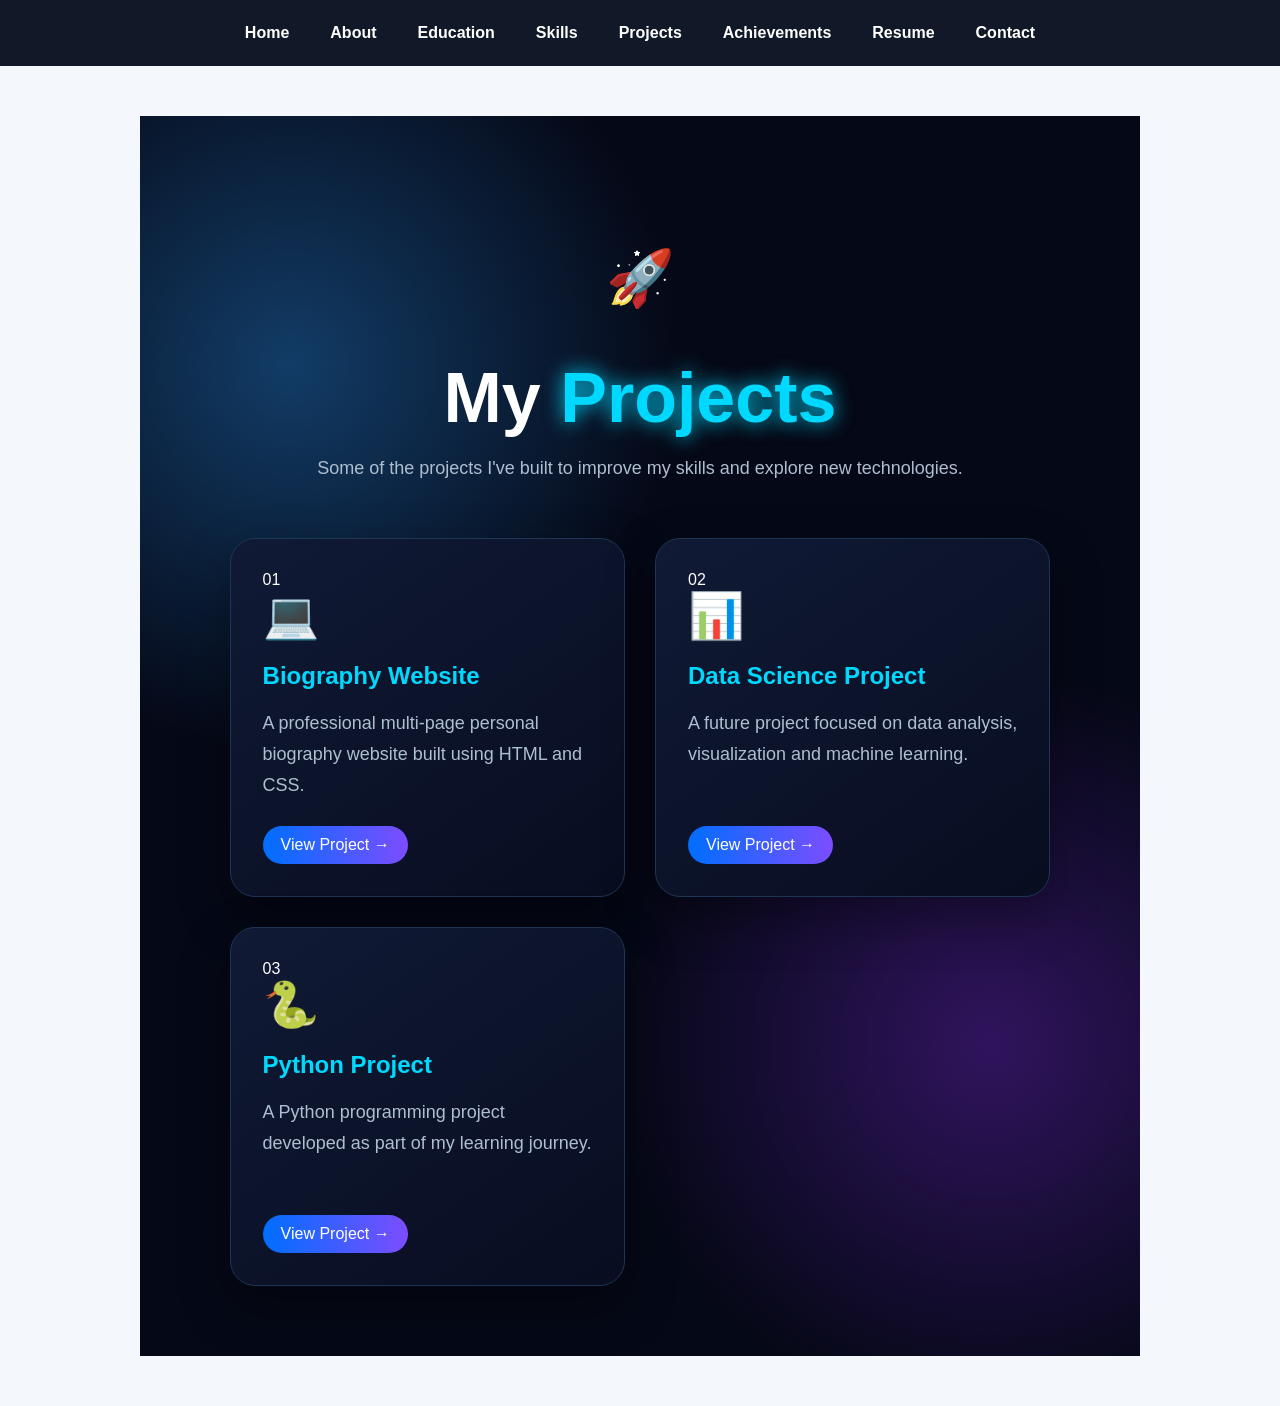
<file: projects.html>
<!DOCTYPE html>
<html>
<head>
    <title>Vinay | Projects</title>
    <link rel="stylesheet" href="style.css">

    
</head>

<body>

<nav>
    <a href="index.html">Home</a>
    <a href="about.html">About</a>
    <a href="education.html">Education</a>
    <a href="skills.html">Skills</a>
    <a href="projects.html">Projects</a>
    <a href="achievements.html">Achievements</a>
    <a href="resume.html">Resume</a>
    <a href="contact.html">Contact</a>
</nav>
<main class="projects-page">

    <div class="projects-hero reveal">
        <div class="projects-icon">🚀</div>

        <h1>My <span>Projects</span></h1>

        <p>
            Some of the projects I've built to improve my skills
            and explore new technologies.
        </p>
    </div>

    <div class="projects-grid">

        <div class="project-card reveal">
            <div class="project-number">01</div>

            <div class="project-icon">💻</div>

            <h2>Biography Website</h2>

            <p>
                A professional multi-page personal biography
                website built using HTML and CSS.
            </p>

            <a href="index.html" class="project-btn">
                View Project →
            </a>
        </div>

        <div class="project-card reveal">
            <div class="project-number">02</div>

            <div class="project-icon">📊</div>

            <h2>Data Science Project</h2>

            <p>
                A future project focused on data analysis,
                visualization and machine learning.
            </p>

            <a href="#" class="project-btn">
                View Project →
            </a>
        </div>

        <div class="project-card reveal">
            <div class="project-number">03</div>

            <div class="project-icon">🐍</div>

            <h2>Python Project</h2>

            <p>
                A Python programming project developed as
                part of my learning journey.
            </p>

            <a href="#" class="project-btn">
                View Project →
            </a>
        </div>

    </div>

</main>

</body>
</html>
</file>
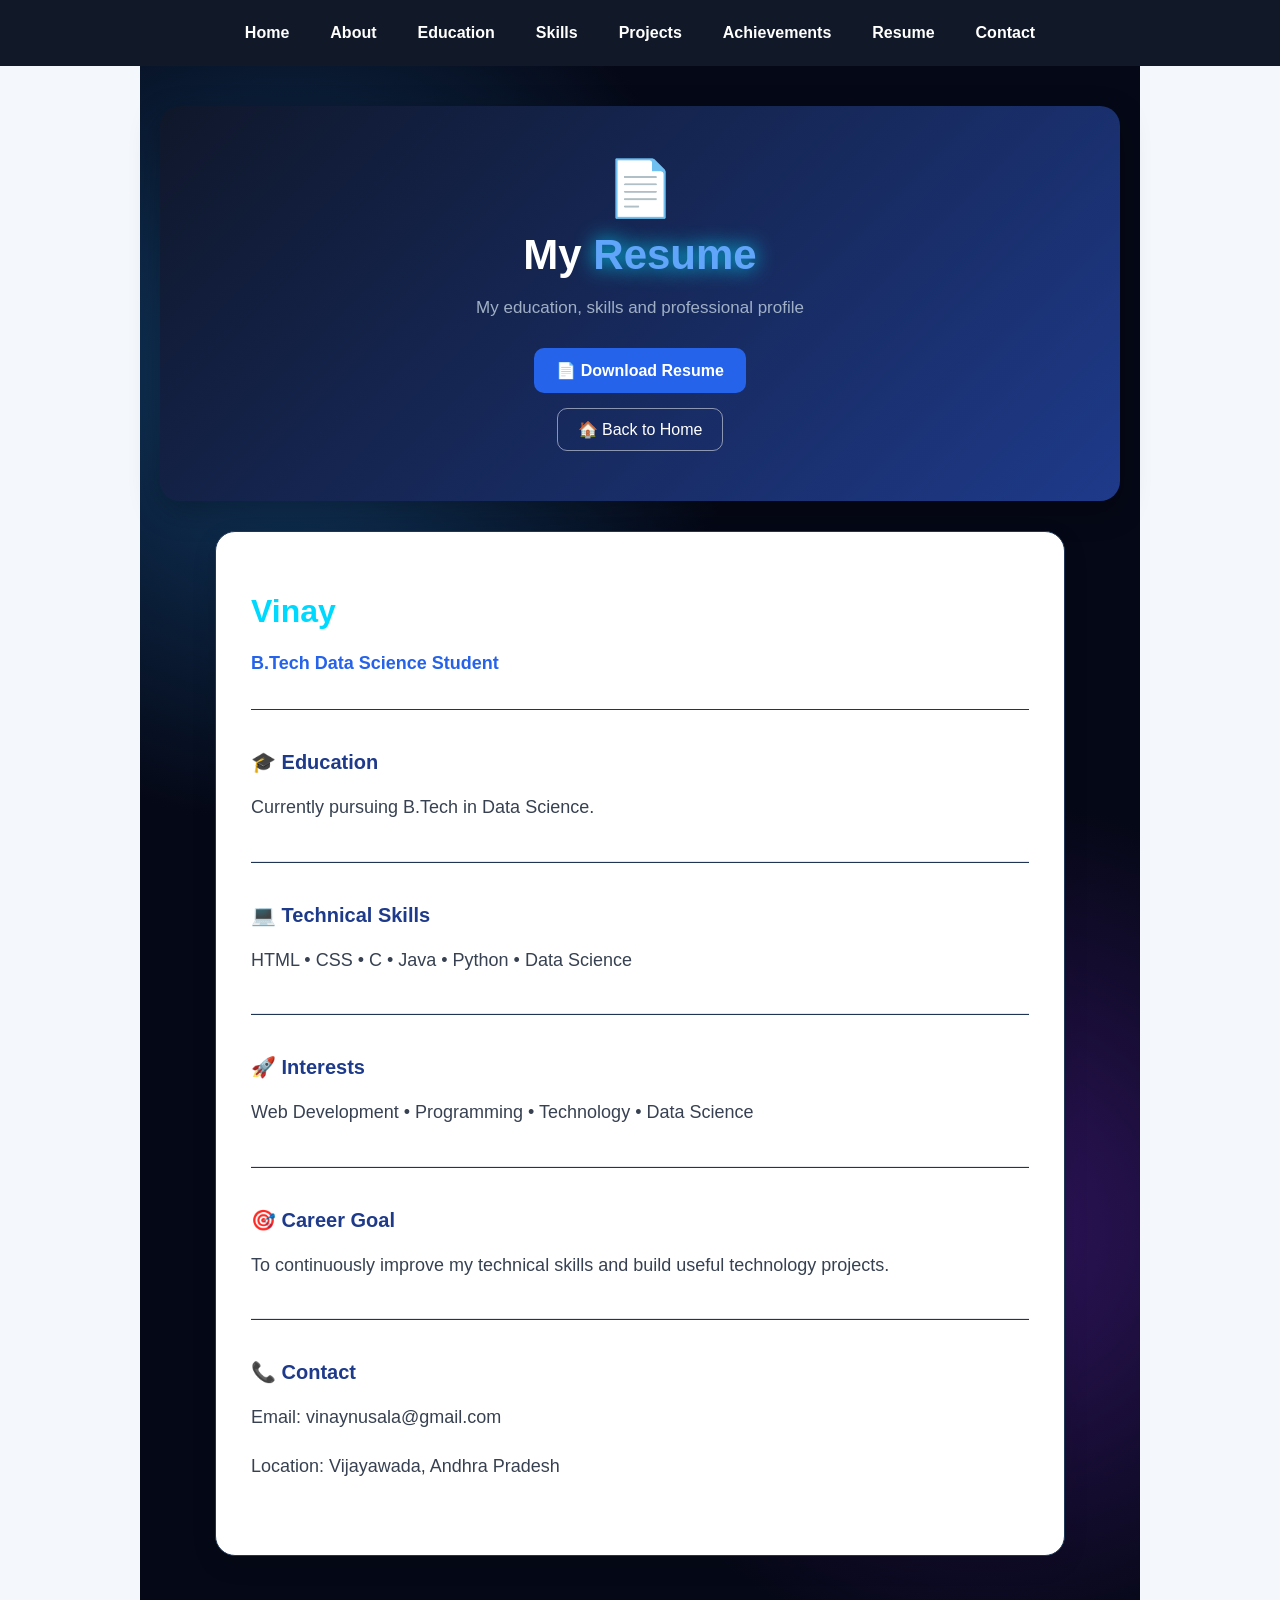
<file: resume.html>
<!DOCTYPE html>
<html lang="en">

<head>
    <meta charset="UTF-8">
    <meta name="viewport" content="width=device-width, initial-scale=1.0">

    <title>Vinay | Resume</title>

    <link rel="stylesheet" href="style.css">

    <style>
        /* ===== RESUME PAGE ===== */

        .resume-page {
            max-width: 1000px;
            margin: auto;
            padding: 40px 20px 60px;
        }

        /* ===== HERO ===== */

        .resume-hero {
            text-align: center;
            padding: 50px 20px;
            margin-bottom: 30px;
            border-radius: 20px;
            background: linear-gradient(135deg, #0f172a, #1e3a8a);
            color: white;
            box-shadow: 0 10px 30px rgba(0, 0, 0, 0.25);
        }

        .resume-icon {
            font-size: 55px;
            margin-bottom: 10px;
        }

        .resume-hero h1 {
            font-size: 42px;
            margin: 10px 0;
        }

        .resume-hero h1 span {
            color: #60a5fa;
        }

        .resume-hero p {
            font-size: 17px;
            opacity: 0.9;
            margin-bottom: 25px;
        }

        /* ===== BUTTONS ===== */

        .download-btn {
            display: inline-block;
            padding: 13px 22px;
            background: #2563eb;
            color: white;
            text-decoration: none;
            border-radius: 10px;
            font-weight: bold;
            transition: 0.3s;
        }

        .download-btn:hover {
            background: #1d4ed8;
            transform: translateY(-3px);
        }

        .home-btn {
            display: inline-block;
            margin-top: 15px;
            padding: 11px 20px;
            border: 1px solid rgba(255,255,255,0.5);
            color: white;
            text-decoration: none;
            border-radius: 10px;
            transition: 0.3s;
        }

        .home-btn:hover {
            background: white;
            color: #1e3a8a;
        }

        /* ===== RESUME CARD ===== */

        .resume-card {
            background: white;
            padding: 35px;
            border-radius: 20px;
            box-shadow: 0 8px 25px rgba(0,0,0,0.12);
        }

        .resume-card h2 {
            font-size: 32px;
            margin-bottom: 5px;
        }

        .resume-role {
            color: #2563eb;
            font-weight: bold;
            font-size: 18px;
            margin-bottom: 30px;
        }

        /* ===== SECTIONS ===== */

        .resume-section {
            padding: 20px 0;
            border-bottom: 1px solid #e5e7eb;
        }

        .resume-section:last-child {
            border-bottom: none;
        }

        .resume-section h3 {
            font-size: 20px;
            margin-bottom: 10px;
            color: #1e3a8a;
        }

        .resume-section p {
            line-height: 1.7;
            color: #374151;
        }

        /* ===== MOBILE ===== */

        @media (max-width: 600px) {

            .resume-page {
                padding: 25px 15px 50px;
            }

            .resume-hero {
                padding: 35px 15px;
            }

            .resume-hero h1 {
                font-size: 32px;
            }

            .resume-card {
                padding: 25px 20px;
            }

            .resume-card h2 {
                font-size: 27px;
            }

            .download-btn,
            .home-btn {
                width: 100%;
                text-align: center;
            }
        }
    </style>
</head>

<body>

<!-- ===== NAVIGATION ===== -->

<nav>
    <a href="index.html">Home</a>
    <a href="about.html">About</a>
    <a href="education.html">Education</a>
    <a href="skills.html">Skills</a>
    <a href="projects.html">Projects</a>
    <a href="achievements.html">Achievements</a>
    <a href="resume.html">Resume</a>
    <a href="contact.html">Contact</a>
</nav>


<!-- ===== MAIN RESUME PAGE ===== -->

<main class="resume-page">

    <!-- RESUME HERO -->

    <div class="resume-hero reveal">

        <div class="resume-icon">📄</div>

        <h1>
            My <span>Resume</span>
        </h1>

        <p>
            My education, skills and professional profile
        </p>

        <!-- DOWNLOAD PDF -->

        <a href="N_Vinay_Resume.pdf"
           class="download-btn"
           download>
            📄 Download Resume
        </a>

        <br>

        <!-- BACK TO HOME -->

        <a href="index.html" class="home-btn">
            🏠 Back to Home
        </a>

    </div>


    <!-- RESUME INFORMATION -->

    <div class="resume-card reveal">

        <h2>Vinay</h2>

        <p class="resume-role">
            B.Tech Data Science Student
        </p>


        <!-- EDUCATION -->

        <div class="resume-section">

            <h3>🎓 Education</h3>

            <p>
                Currently pursuing B.Tech in Data Science.
            </p>

        </div>


        <!-- TECHNICAL SKILLS -->

        <div class="resume-section">

            <h3>💻 Technical Skills</h3>

            <p>
                HTML • CSS • C • Java • Python • Data Science
            </p>

        </div>


        <!-- INTERESTS -->

        <div class="resume-section">

            <h3>🚀 Interests</h3>

            <p>
                Web Development • Programming • Technology • Data Science
            </p>

        </div>


        <!-- CAREER GOAL -->

        <div class="resume-section">

            <h3>🎯 Career Goal</h3>

            <p>
                To continuously improve my technical skills
                and build useful technology projects.
            </p>

        </div>


        <!-- CONTACT -->

        <div class="resume-section">

            <h3>📞 Contact</h3>

            <p>
                Email: vinaynusala@gmail.com
            </p>

            <p>
                Location: Vijayawada, Andhra Pradesh
            </p>

        </div>

    </div>

</main>

</body>
</html>
</file>
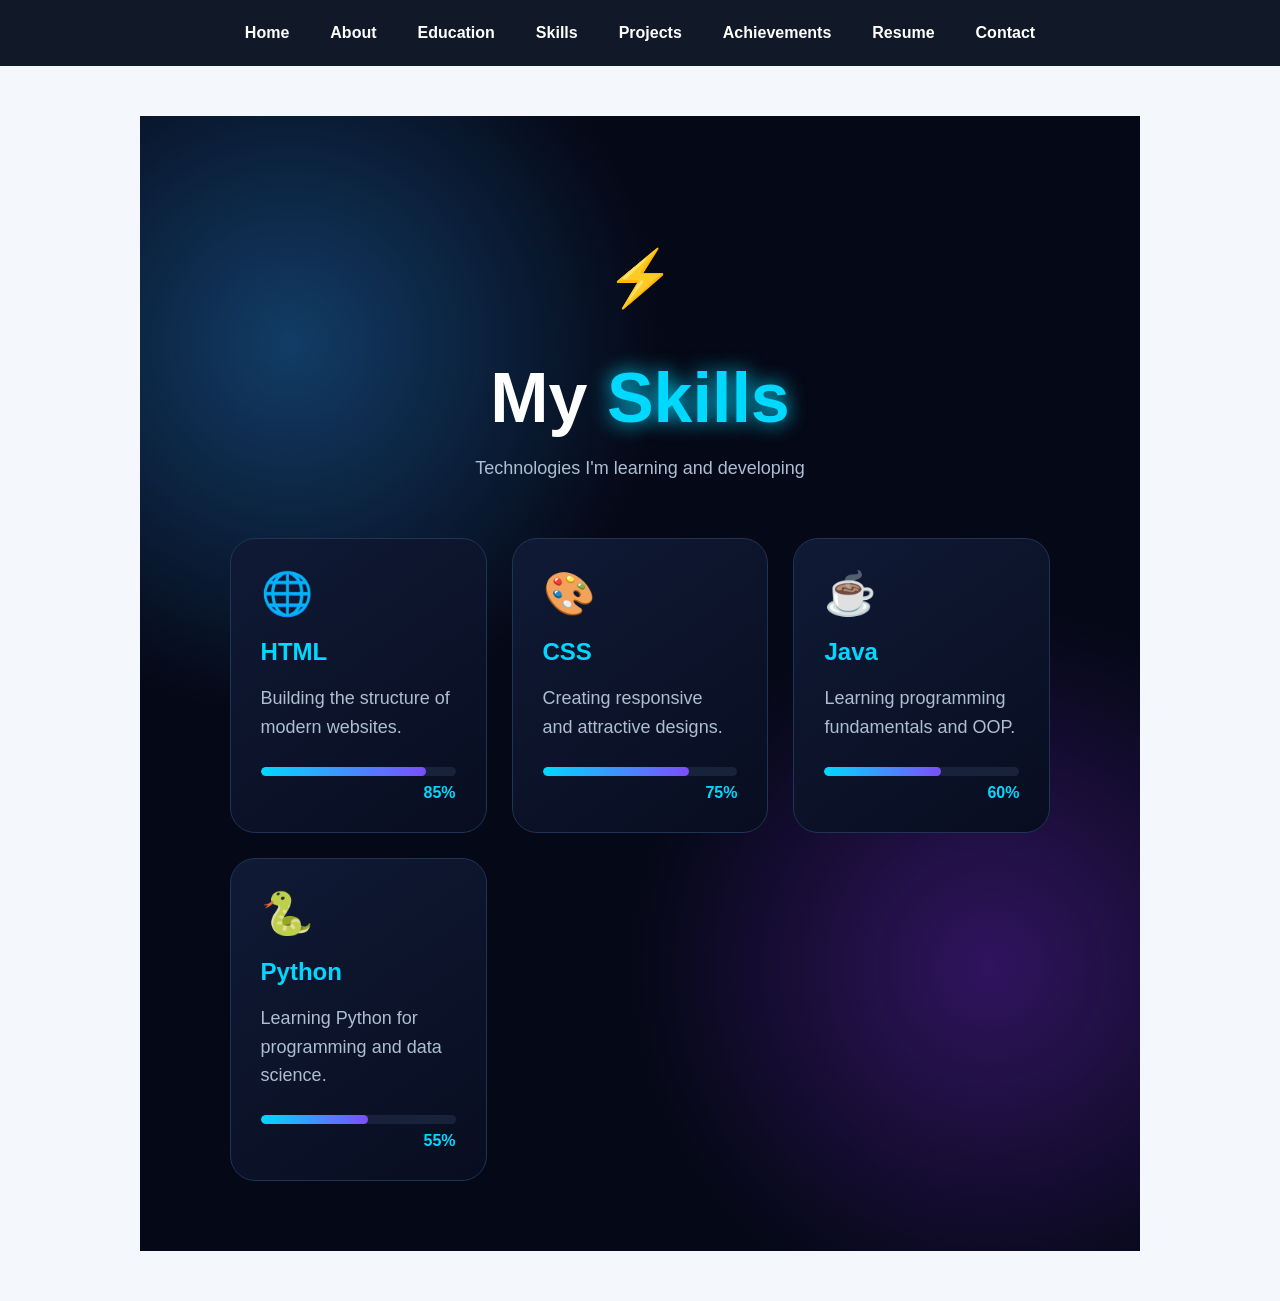
<file: skills.html>
<!DOCTYPE html>
<html>
<head>
    <title>Vinay | Skills</title>
    <link rel="stylesheet" href="style.css">
</head>

<body>

<nav>
    <a href="index.html">Home</a>
    <a href="about.html">About</a>
    <a href="education.html">Education</a>
    <a href="skills.html">Skills</a>
    <a href="projects.html">Projects</a>
    <a href="achievements.html">Achievements</a>
    <a href="resume.html">Resume</a>
    <a href="contact.html">Contact</a>
</nav>

<main class="skills-page">

    <div class="skills-hero reveal">
        <div class="skills-icon">⚡</div>

        <h1>My <span>Skills</span></h1>

        <p>
            Technologies I'm learning and developing
        </p>
    </div>

    <div class="skills-grid">

        <div class="skill-card reveal">
            <div class="skill-symbol">🌐</div>
            <h2>HTML</h2>
            <p>Building the structure of modern websites.</p>

            <div class="skill-bar">
                <div class="skill-fill html-fill"></div>
            </div>
            <span>85%</span>
        </div>

        <div class="skill-card reveal">
            <div class="skill-symbol">🎨</div>
            <h2>CSS</h2>
            <p>Creating responsive and attractive designs.</p>

            <div class="skill-bar">
                <div class="skill-fill css-fill"></div>
            </div>
            <span>75%</span>
        </div>

        <div class="skill-card reveal">
            <div class="skill-symbol">☕</div>
            <h2>Java</h2>
            <p>Learning programming fundamentals and OOP.</p>

            <div class="skill-bar">
                <div class="skill-fill java-fill"></div>
            </div>
            <span>60%</span>
        </div>

        <div class="skill-card reveal">
            <div class="skill-symbol">🐍</div>
            <h2>Python</h2>
            <p>Learning Python for programming and data science.</p>

            <div class="skill-bar">
                <div class="skill-fill python-fill"></div>
            </div>
            <span>55%</span>
        </div>

    </div>

</main>
</body>
</html>
</file>
<file: style.css>
* {
    box-sizing: border-box;
    scroll-behavior: smooth;
}

body {
    margin: 0;
    font-family: Arial, sans-serif;
    background: #f4f7fb;
    color: #1f2937;
}

nav {
    display: flex;
    justify-content: center;
    align-items: center;
    gap: 15px;
    padding: 15px;
    background: #111827;
    position: sticky;
    top: 0;
    z-index: 1000;
    flex-wrap: wrap;
}

nav a {
    color: white;
    text-decoration: none;
    font-weight: bold;
    padding: 9px 13px;
    border-radius: 8px;
    transition: 0.3s;
}

nav a:hover {
    background: #2563eb;
    transform: translateY(-2px);
}

main {
    max-width: 1000px;
    margin: 50px auto;
    padding: 30px;
}

h1 {
    font-size: 42px;
    margin-bottom: 15px;
}

p {
    font-size: 18px;
    line-height: 1.7;
}

@media (max-width: 600px) {
    nav {
        gap: 5px;
    }

    nav a {
        font-size: 14px;
        padding: 7px 9px;
    }

    main {
        margin: 25px auto;
        padding: 20px;
    }

    h1 {
        font-size: 32px;
    }
}

@media (max-width: 600px) {
    nav {
        justify-content: flex-start;
        overflow-x: auto;
        flex-wrap: nowrap;
        gap: 8px;
        padding: 12px;
        white-space: nowrap;
    }

    nav a {
        flex-shrink: 0;
        font-size: 14px;
        padding: 8px 11px;
    }
}
/* ABOUT PAGE */

.about-page {
    min-height: 100vh;
    padding: 130px 7% 70px;
    background:
        radial-gradient(circle at 20% 20%, #123c66, transparent 30%),
        radial-gradient(circle at 80% 70%, #30145e, transparent 30%),
        #050816;
    color: white;
}

.about-hero {
    text-align: center;
    margin-bottom: 50px;
}

.about-icon {
    font-size: 55px;
    margin-bottom: 15px;
    animation: floatIcon 3s ease-in-out infinite;
}

.about-hero h1 {
    font-size: clamp(40px, 8vw, 70px);
}

.about-hero h1 span {
    color: #00d9ff;
    text-shadow: 0 0 20px #00d9ff;
}

.subtitle {
    margin-top: 15px;
    color: #aebed1;
    font-size: 18px;
}

.about-card {
    max-width: 900px;
    margin: auto;
    padding: 40px;
    border-radius: 25px;
    background: rgba(255,255,255,0.05);
    border: 1px solid rgba(0,217,255,0.25);
    box-shadow: 0 20px 60px rgba(0,0,0,0.4);
}

.about-card h2 {
    color: #00d9ff;
    margin-bottom: 20px;
    font-size: 30px;
}

.about-card p {
    color: #c4d0df;
    line-height: 1.8;
    font-size: 17px;
    margin-bottom: 18px;
}

.about-highlights {
    max-width: 1000px;
    margin: 40px auto 0;
    display: grid;
    grid-template-columns: repeat(auto-fit, minmax(220px, 1fr));
    gap: 25px;
}

.highlight-card {
    padding: 30px;
    text-align: center;
    border-radius: 20px;
    background: linear-gradient(145deg,#101a35,#080d20);
    border: 1px solid #1f3555;
    transition: 0.4s;
}

.highlight-card > div {
    font-size: 40px;
    margin-bottom: 15px;
}

.highlight-card h3 {
    color: #00d9ff;
    margin-bottom: 10px;
}

.highlight-card p {
    color: #aebed1;
    line-height: 1.6;
}

.highlight-card:hover {
    transform: translateY(-10px);
    box-shadow: 0 15px 35px rgba(0,217,255,0.2);
}

.reveal {
    animation: aboutReveal 1s ease both;
}

@keyframes aboutReveal {
    from {
        opacity: 0;
        transform: translateY(35px);
    }

    to {
        opacity: 1;
        transform: translateY(0);
    }
}

@keyframes floatIcon {
    0%, 100% {
        transform: translateY(0);
    }

    50% {
        transform: translateY(-10px);
    }
}

@media(max-width:700px) {

    .about-page {
        padding: 110px 5% 50px;
    }

    .about-card {
        padding: 25px;
    }

    .about-card p {
        font-size: 16px;
    }

}
/* Updated About Page */
/* EDUCATION PAGE */

.education-page {
    min-height: 100vh;
    padding: 130px 7% 70px;
    background:
        radial-gradient(circle at 15% 20%, #123c66, transparent 30%),
        radial-gradient(circle at 85% 75%, #30145e, transparent 30%),
        #050816;
    color: white;
}

.education-hero {
    text-align: center;
    margin-bottom: 55px;
}

.education-icon {
    font-size: 55px;
    margin-bottom: 15px;
    animation: floatEducation 3s ease-in-out infinite;
}

.education-hero h1 {
    font-size: clamp(40px, 8vw, 70px);
}

.education-hero h1 span {
    color: #00d9ff;
    text-shadow: 0 0 20px #00d9ff;
}

.education-hero p {
    color: #aebed1;
    font-size: 18px;
    margin-top: 15px;
}

.education-timeline {
    max-width: 850px;
    margin: auto;
    display: grid;
    gap: 30px;
}

.education-card {
    padding: 35px;
    border-radius: 25px;
    background: linear-gradient(145deg, #101a35, #080d20);
    border: 1px solid #1f3555;
    box-shadow: 0 20px 50px rgba(0,0,0,0.35);
    transition: 0.4s;
}

.education-card:hover {
    transform: translateY(-10px);
    border-color: #00d9ff;
    box-shadow: 0 20px 45px rgba(0,217,255,0.18);
}

.education-card .year {
    display: inline-block;
    padding: 7px 15px;
    border-radius: 20px;
    color: #00d9ff;
    border: 1px solid #00d9ff;
    margin-bottom: 18px;
}

.education-card h2 {
    color: white;
    margin-bottom: 15px;
}

.education-card p {
    color: #aebed1;
    line-height: 1.8;
}

.tag {
    display: inline-block;
    margin-top: 20px;
    color: #00d9ff;
    font-size: 14px;
}

@keyframes floatEducation {
    0%, 100% {
        transform: translateY(0);
    }

    50% {
        transform: translateY(-10px);
    }
}
/* SKILLS PAGE */

.skills-page {
    min-height: 100vh;
    padding: 130px 7% 70px;
    background:
        radial-gradient(circle at 15% 20%, #123c66, transparent 30%),
        radial-gradient(circle at 85% 75%, #30145e, transparent 30%),
        #050816;
    color: white;
}

.skills-hero {
    text-align: center;
    margin-bottom: 55px;
}

.skills-icon {
    font-size: 55px;
    margin-bottom: 15px;
    animation: skillFloat 3s ease-in-out infinite;
}

.skills-hero h1 {
    font-size: clamp(40px, 8vw, 70px);
}

.skills-hero h1 span {
    color: #00d9ff;
    text-shadow: 0 0 20px #00d9ff;
}

.skills-hero p {
    color: #aebed1;
    font-size: 18px;
    margin-top: 15px;
}

.skills-grid {
    max-width: 1000px;
    margin: auto;
    display: grid;
    grid-template-columns: repeat(auto-fit, minmax(220px, 1fr));
    gap: 25px;
}

.skill-card {
    padding: 30px;
    border-radius: 25px;
    background: linear-gradient(145deg, #101a35, #080d20);
    border: 1px solid #1f3555;
    transition: 0.4s;
}

.skill-card:hover {
    transform: translateY(-10px);
    border-color: #00d9ff;
    box-shadow: 0 20px 40px rgba(0,217,255,0.18);
}

.skill-symbol {
    font-size: 42px;
    margin-bottom: 15px;
}

.skill-card h2 {
    color: #00d9ff;
    margin-bottom: 10px;
}

.skill-card p {
    color: #aebed1;
    line-height: 1.6;
    min-height: 52px;
}

.skill-bar {
    width: 100%;
    height: 9px;
    margin-top: 25px;
    background: #18233b;
    border-radius: 20px;
    overflow: hidden;
}

.skill-fill {
    height: 100%;
    border-radius: 20px;
    background: linear-gradient(90deg, #00d9ff, #7c4dff);
    animation: skillFill 2s ease forwards;
}

.html-fill {
    width: 85%;
}

.css-fill {
    width: 75%;
}

.java-fill {
    width: 60%;
}

.python-fill {
    width: 55%;
}

.skill-card > span {
    display: block;
    margin-top: 8px;
    text-align: right;
    color: #00d9ff;
    font-weight: bold;
}

@keyframes skillFill {
    from {
        width: 0;
    }
}

@keyframes skillFloat {
    0%, 100% {
        transform: translateY(0);
    }

    50% {
        transform: translateY(-10px);
    }
}
/* PROJECTS PAGE */

.projects-page {
    min-height: 100vh;
    padding: 130px 7% 70px;
    background:
        radial-gradient(circle at 15% 20%, #123c66, transparent 30%),
        radial-gradient(circle at 85% 75%, #30145e, transparent 30%),
        #050816;
    color: white;
}

.projects-hero {
    text-align: center;
    margin-bottom: 55px;
}

.projects-icon {
    font-size: 55px;
    margin-bottom: 15px;
    animation: projectFloat 3s ease-in-out infinite;
}

.projects-hero h1 {
    font-size: clamp(40px, 8vw, 70px);
}

.projects-hero h1 span {
    color: #00d9ff;
    text-shadow: 0 0 20px #00d9ff;
}

.projects-hero p {
    color: #aebed1;
    font-size: 18px;
    margin-top: 15px;
}

.projects-grid {
    max-width: 1100px;
    margin: auto;
    display: grid;
    grid-template-columns: repeat(auto-fit, minmax(260px, 1fr));
    gap: 30px;
}

.project-card {
    padding: 32px;
    border-radius: 25px;
    background: linear-gradient(145deg, #101a35, #080d20);
    border: 1px solid #1f3555;
    box-shadow: 0 20px 50px rgba(0,0,0,0.35);
    transition: 0.4s;
}

.project-card:hover {
    transform: translateY(-12px);
    border-color: #00d9ff;
    box-shadow: 0 20px 45px rgba(0,217,255,0.2);
}

.project-icon {
    font-size: 45px;
    margin-bottom: 18px;
}

.project-card h2 {
    color: #00d9ff;
    margin-bottom: 15px;
}

.project-card p {
    color: #aebed1;
    line-height: 1.7;
    min-height: 100px;
}

.project-tags {
    display: flex;
    flex-wrap: wrap;
    gap: 8px;
    margin: 20px 0;
}

.project-tags span {
    padding: 6px 12px;
    border-radius: 20px;
    font-size: 13px;
    color: #00d9ff;
    border: 1px solid #00d9ff;
}

.project-btn {
    display: inline-block;
    padding: 10px 18px;
    border-radius: 20px;
    color: white;
    text-decoration: none;
    background: linear-gradient(90deg, #006eff, #7c4dff);
    transition: 0.3s;
}

.project-btn:hover {
    transform: scale(1.05);
    box-shadow: 0 0 20px rgba(0,217,255,0.5);
}

@keyframes projectFloat {
    0%, 100% {
        transform: translateY(0);
    }

    50% {
        transform: translateY(-10px);
    }
}
/* ACHIEVEMENTS PAGE */

.achievements-page {
    min-height: 100vh;
    padding: 130px 7% 70px;
    background:
        radial-gradient(circle at 15% 20%, #123c66, transparent 30%),
        radial-gradient(circle at 85% 75%, #30145e, transparent 30%),
        #050816;
    color: white;
}

.achievements-hero {
    text-align: center;
    margin-bottom: 55px;
}

.achievements-icon {
    font-size: 55px;
    margin-bottom: 15px;
    animation: achievementFloat 3s ease-in-out infinite;
}

.achievements-hero h1 {
    font-size: clamp(40px, 8vw, 70px);
}

.achievements-hero h1 span {
    color: #00d9ff;
    text-shadow: 0 0 20px #00d9ff;
}

.achievements-hero p {
    color: #aebed1;
    font-size: 18px;
    margin-top: 15px;
}

.achievements-grid {
    max-width: 1000px;
    margin: auto;
    display: grid;
    grid-template-columns: repeat(auto-fit, minmax(240px, 1fr));
    gap: 28px;
}

.achievement-card {
    position: relative;
    padding: 32px;
    border-radius: 25px;
    background: linear-gradient(145deg, #101a35, #080d20);
    border: 1px solid #1f3555;
    box-shadow: 0 20px 50px rgba(0,0,0,0.35);
    overflow: hidden;
    transition: 0.4s;
}

.achievement-card:hover {
    transform: translateY(-12px);
    border-color: #00d9ff;
    box-shadow: 0 20px 45px rgba(0,217,255,0.2);
}

.achievement-number {
    position: absolute;
    top: 15px;
    right: 20px;
    font-size: 35px;
    font-weight: bold;
    color: rgba(0,217,255,0.12);
}

.achievement-icon {
    font-size: 45px;
    margin-bottom: 18px;
}

.achievement-card h2 {
    color: #00d9ff;
    margin-bottom: 15px;
}

.achievement-card p {
    color: #aebed1;
    line-height: 1.7;
}

@keyframes achievementFloat {
    0%, 100% {
        transform: translateY(0);
    }

    50% {
        transform: translateY(-10px);
    }
}

@media(max-width:700px) {

    .achievements-page {
        padding: 110px 5% 50px;
    }

    .achievement-card {
        padding: 25px;
    }

}
/* RESUME PAGE */

.resume-page {
    min-height: 100vh;
    padding: 130px 7% 70px;
    background:
        radial-gradient(circle at 15% 20%, #123c66, transparent 30%),
        radial-gradient(circle at 85% 75%, #30145e, transparent 30%),
        #050816;
    color: white;
}

.resume-hero {
    text-align: center;
    margin-bottom: 45px;
}

.resume-icon {
    font-size: 55px;
    margin-bottom: 15px;
    animation: resumeFloat 3s ease-in-out infinite;
}

.resume-hero h1 {
    font-size: clamp(40px, 8vw, 70px);
}

.resume-hero h1 span {
    color: #00d9ff;
    text-shadow: 0 0 20px #00d9ff;
}

.resume-hero p {
    color: #aebed1;
    font-size: 18px;
    margin: 15px 0 25px;
}

.resume-btn {
    display: inline-block;
    padding: 13px 25px;
    border-radius: 25px;
    color: white;
    text-decoration: none;
    font-weight: bold;
    background: linear-gradient(90deg, #006eff, #7c4dff);
    transition: 0.3s;
}

.resume-btn:hover {
    transform: translateY(-4px);
    box-shadow: 0 0 25px rgba(0,217,255,0.5);
}

.resume-card {
    max-width: 850px;
    margin: auto;
    padding: 40px;
    border-radius: 25px;
    background: linear-gradient(145deg, #101a35, #080d20);
    border: 1px solid #1f3555;
    box-shadow: 0 20px 50px rgba(0,0,0,0.4);
}

.resume-card h2 {
    color: #00d9ff;
    font-size: 32px;
    margin-bottom: 5px;
}

.resume-role {
    color: #aebed1;
    margin-bottom: 30px;
}

.resume-section {
    padding: 20px 0;
    border-top: 1px solid #1f3555;
}

.resume-section h3 {
    color: #00d9ff;
    margin-bottom: 10px;
}

.resume-section p {
    color: #c4d0df;
    line-height: 1.7;
}

@keyframes resumeFloat {
    0%, 100% {
        transform: translateY(0);
    }

    50% {
        transform: translateY(-10px);
    }
}

@media(max-width:700px) {

    .resume-page {
        padding: 110px 5% 50px;
    }

    .resume-card {
        padding: 25px;
    }

}
/* CONTACT PAGE */

.contact-page {
    min-height: 100vh;
    padding: 130px 7% 70px;
    background:
        radial-gradient(circle at 15% 20%, #123c66, transparent 30%),
        radial-gradient(circle at 85% 75%, #30145e, transparent 30%),
        #050816;
    color: white;
}

.contact-hero {
    text-align: center;
    margin-bottom: 55px;
}

.contact-icon {
    font-size: 55px;
    margin-bottom: 15px;
    animation: contactFloat 3s ease-in-out infinite;
}

.contact-hero h1 {
    font-size: clamp(40px, 8vw, 70px);
}

.contact-hero h1 span {
    color: #00d9ff;
    text-shadow: 0 0 20px #00d9ff;
}

.contact-hero p {
    color: #aebed1;
    font-size: 18px;
    margin-top: 15px;
}

.contact-grid {
    max-width: 1000px;
    margin: auto;
    display: grid;
    grid-template-columns: repeat(auto-fit, minmax(230px, 1fr));
    gap: 25px;
}

.contact-card {
    padding: 32px;
    text-align: center;
    border-radius: 25px;
    background: linear-gradient(145deg, #101a35, #080d20);
    border: 1px solid #1f3555;
    box-shadow: 0 20px 50px rgba(0,0,0,0.35);
    transition: 0.4s;
}

.contact-card:hover {
    transform: translateY(-12px);
    border-color: #00d9ff;
    box-shadow: 0 20px 45px rgba(0,217,255,0.2);
}

.contact-symbol {
    font-size: 45px;
    margin-bottom: 18px;
}

.contact-card h2 {
    color: #00d9ff;
    margin-bottom: 12px;
}

.contact-card p {
    color: #aebed1;
    line-height: 1.6;
    min-height: 55px;
}

.contact-card a {
    display: inline-block;
    margin-top: 15px;
    padding: 10px 18px;
    border-radius: 20px;
    color: white;
    text-decoration:
/* PROJECTS - ACHIEVEMENTS STYLE */

.projects-page {
    min-height: 100vh;
    padding: 110px 7% 70px;
    background:
        radial-gradient(circle at 15% 25%, #123c66, transparent 32%),
        radial-gradient(circle at 85% 80%, #30145e, transparent 32%),
        #050816 !important;
    color: white;
}

.projects-hero {
    text-align: center;
    margin-bottom: 55px;
}

.projects-hero .projects-icon {
    font-size: 55px;
    margin-bottom: 15px;
    animation: projectFloat 3s ease-in-out infinite;
}

.projects-hero h1 {
    font-size: clamp(40px, 8vw, 70px);
    margin-bottom: 15px;
}

.projects-hero h1 span {
    color: #00d9ff;
    text-shadow: 0 0 20px #00d9ff;
}

.projects-hero p {
    color: #aebed1;
    font-size: 18px;
    line-height: 1.6;
    max-width: 650px;
    margin: auto;
}

.projects-grid {
    max-width: 1000px;
    margin: auto;
    display: grid;
    grid-template-columns: repeat(auto-fit, minmax(250px, 1fr));
    gap: 25px;
}

.project-card {
    position: relative;
    min-height: 330px;
    padding: 30px;
    border-radius: 22px;

    background: linear-gradient(
        145deg,
        #101a35,
        #080d20
    ) !important;

    border: 1px solid #1f3555 !important;

    box-shadow:
        0 15px 40px rgba(0,0,0,0.35);

    color: white !important;
    overflow: hidden;
    transition: 0.4s;
}

.project-card::before {
    content: "";
    position: absolute;
    width: 120px;
    height: 120px;
    top: -60px;
    right: -60px;
    background: #00d9ff;
    opacity: 0.08;
    border-radius: 50%;
}

.project-card:hover {
    transform: translateY(-12px);
    border-color: #00d9ff !important;

    box-shadow:
        0 20px 50px rgba(0,217,255,0.2);
}

.project-number {
    position: absolute;
    top: 12px;
    right: 18px;

    font-size: 35px;
    font-weight: bold;

    color: rgba(0,217,255,0.15);
}

.project-icon {
    font-size: 45px;
    margin-bottom: 18px;

    filter:
        drop-shadow(0 0 8px #00d9ff);
}

.project-card h2 {
    color: #00d9ff !important;
    font-size: 21px;
    margin-bottom: 15px;

    text-shadow:
        0 0 8px rgba(0,217,255,0.35);
}

.project-card p {
    color: #b7c5d6 !important;
    font-size: 16px;
    line-height: 1.7;
    margin-bottom: 25px;
}

.project-btn {
    display: inline-block;

    padding: 10px 20px;

    border-radius: 25px;

    color: white !important;
    text-decoration: none;

    border: 1px solid #00d9ff;

    background:
        linear-gradient(90deg, #006eff, #7c4dff);

    transition: 0.3s;
}

.project-btn:hover {
    transform: translateY(-3px);

    box-shadow:
        0 0 20px rgba(0,217,255,0.5);
}

@keyframes projectFloat {
    0%, 100% {
        transform: translateY(0);
    }

    50% {
        transform: translateY(-10px);
    }
}

@media(max-width:700px) {

    .projects-page {
        padding: 100px 5% 50px;
    }

    .projects-grid {
        grid-template-columns: 1fr;
    }

    .project-card {
        min-height: auto;
    }

}
``
/* FINAL PROJECT CARD COLOR FIX */

.project-card {
    background: rgba(10, 18, 42, 0.95) !important;
    background-color: #0a122a !important;
    border: 1px solid rgba(0, 217, 255, 0.35) !important;
    color: #ffffff !important;
}

.project-card h2 {
    color: #00d9ff !important;
}

.project-card p {
    color: #b7c5d6 !important;
}

.project-number {
    color: rgba(0, 217, 255, 0.18) !important;
}
</file>
